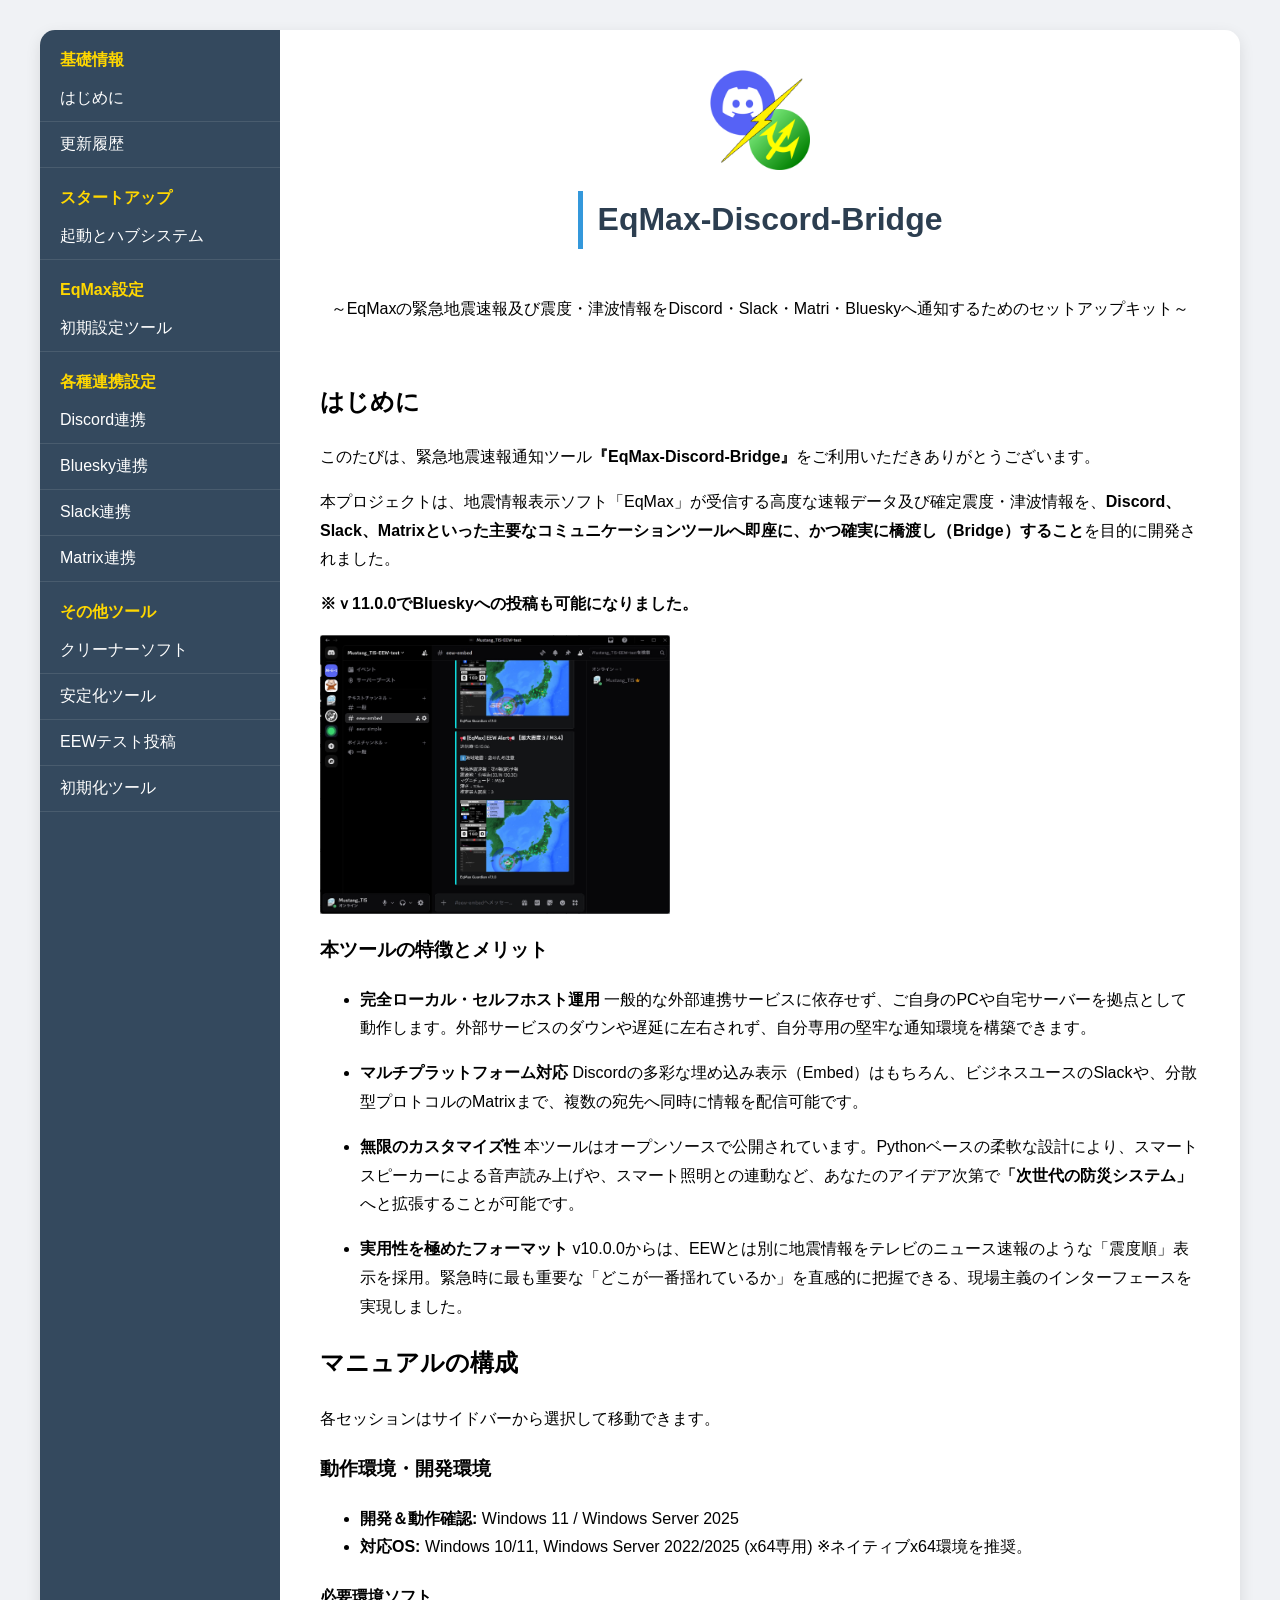
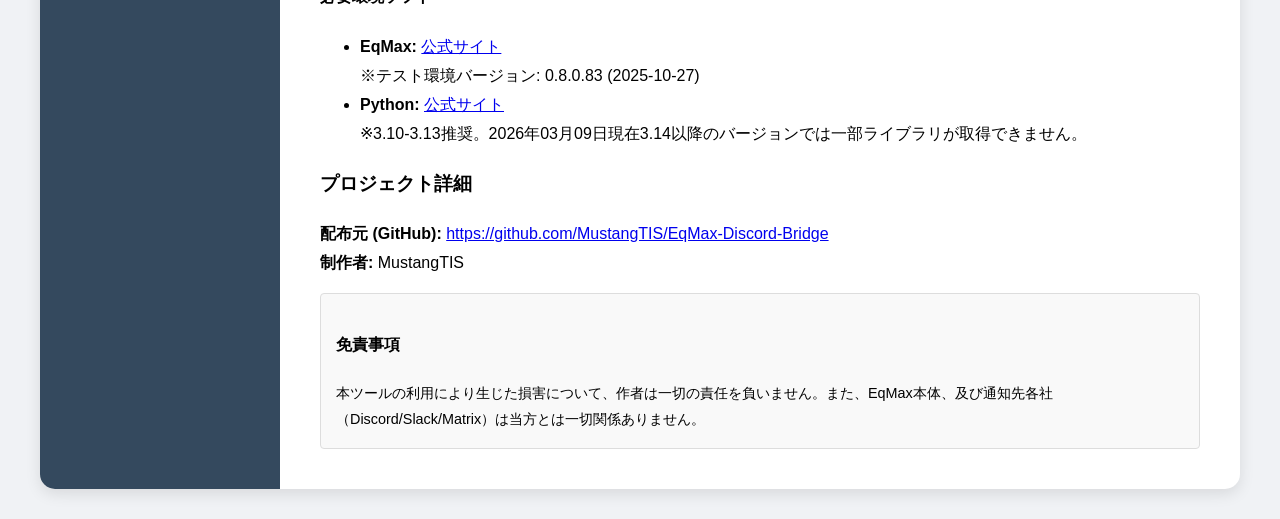
<file: Manual/Index.html>
<!DOCTYPE html PUBLIC "-//W3C//DTD XHTML 1.0 Transitional//EN" "http://www.w3.org/TR/xhtml1/DTD/xhtml1-transitional.dtd">
<html xmlns="http://www.w3.org/1999/xhtml"><!-- InstanceBegin template="/Templates/main-Template-DWT.dwt" codeOutsideHTMLIsLocked="false" -->
<head>
<meta http-equiv="Content-Type" content="text/html; charset=utf-8" />
<!-- InstanceBeginEditable name="doctitle" -->
<title>基礎情報：はじめに</title>
<!-- InstanceEndEditable -->
<link href="style.css" rel="stylesheet" type="text/css" />
<!-- InstanceBeginEditable name="head" -->
<!-- InstanceEndEditable -->
</head>

<body>
<div class="container">
  <div class="sidebar1">
    <div class="sidebar-title">基礎情報</div>
    <ul class="nav">
      <li><a href="Index.html">はじめに</a></li>
      <li><a href="ChangeLog.html">更新履歴</a></li>
    </ul>
    <div class="sidebar-title">スタートアップ</div>
    <ul class="nav">
      <li><a href="HUBSystem.html">起動とハブシステム</a></li>
    </ul>
    <div class="sidebar-title">EqMax設定</div>
    <ul class="nav">
      <li><a href="Initialize.html">初期設定ツール</a></li>
    </ul>
    <div class="sidebar-title">各種連携設定</div>
    <ul class="nav">
      <li><a href="Link-Discord.html">Discord連携</a></li>
      <li><a href="Link-Bluesky.html">Bluesky連携</a><a href="Link-Slack.html">Slack連携</a></li>
      <li><a href="Link-Matrix.html">Matrix連携</a></li>
    </ul>
    <div class="sidebar-title">その他ツール</div>
    <ul class="nav">
      <li><a href="Cleaner.html">クリーナーソフト</a></li>
      <li><a href="Watchdog.html">安定化ツール</a></li>
      <li><a href="EEWTest.html">EEWテスト投稿</a><a href="Reset.html">初期化ツール</a></li>
    </ul>
  </div>
  <div class="content"><!-- InstanceBeginEditable name="main_content" --> <!-- TemplateBeginEditable name="head" --><!-- TemplateEndEditable -->
    <div class="text-center"> <img src="image/eq-dis.png" alt="EqMax-Discord-Bridgeアイコン" width="100"   />
      <h1>EqMax-Discord-Bridge</h1>
      <p>～EqMaxの緊急地震速報及び震度・津波情報をDiscord・Slack・Matri・Blueskyへ通知するためのセットアップキット～</p>
    </div>
    <h2>はじめに</h2>
    <p>このたびは、緊急地震速報通知ツール<strong>『EqMax-Discord-Bridge』</strong>をご利用いただきありがとうございます。</p>
    <p>本プロジェクトは、地震情報表示ソフト「EqMax」が受信する高度な速報データ及び確定震度・津波情報を、<strong>Discord、Slack、Matrixといった主要なコミュニケーションツールへ即座に、かつ確実に橋渡し（Bridge）すること</strong>を目的に開発されました。</p>
    <p><strong>※ｖ11.0.0でBlueskyへの投稿も可能になりました。</strong></p>
    <p><span style="flex: 1; min-width: 300px;"><img src="image/disembed.jpg" width="350" alt="DiscordEmbed" style="max-width: 400px;" /></span></p>
<h3 data-path-to-node="6">本ツールの特徴とメリット</h3>
    <ul data-path-to-node="7">
      <li>
        <p data-path-to-node="7,0,0"><strong data-path-to-node="7,0,0" data-index-in-node="0">完全ローカル・セルフホスト運用</strong> 一般的な外部連携サービスに依存せず、ご自身のPCや自宅サーバーを拠点として動作します。外部サービスのダウンや遅延に左右されず、自分専用の堅牢な通知環境を構築できます。</p>
      </li>
      <li>
        <p data-path-to-node="7,1,0"><strong data-path-to-node="7,1,0" data-index-in-node="0">マルチプラットフォーム対応</strong> Discordの多彩な埋め込み表示（Embed）はもちろん、ビジネスユースのSlackや、分散型プロトコルのMatrixまで、複数の宛先へ同時に情報を配信可能です。</p>
      </li>
      <li>
        <p data-path-to-node="7,2,0"><strong data-path-to-node="7,2,0" data-index-in-node="0">無限のカスタマイズ性</strong> 本ツールはオープンソースで公開されています。Pythonベースの柔軟な設計により、スマートスピーカーによる音声読み上げや、スマート照明との連動など、あなたのアイデア次第で<strong>「次世代の防災システム」</strong>へと拡張することが可能です。</p>
      </li>
      <li>
        <p data-path-to-node="7,3,0"><strong data-path-to-node="7,3,0" data-index-in-node="0">実用性を極めたフォーマット</strong> v10.0.0からは、EEWとは別に地震情報をテレビのニュース速報のような「震度順」表示を採用。緊急時に最も重要な「どこが一番揺れているか」を直感的に把握できる、現場主義のインターフェースを実現しました。</p>
      </li>
    </ul>
    <h2>マニュアルの構成</h2>
    <p>各セッションはサイドバーから選択して移動できます。</p>
    <h3>動作環境・開発環境</h3>
    <ul>
      <li><strong>開発＆動作確認:</strong> Windows 11 / Windows Server 2025</li>
      <li><strong>対応OS:</strong> Windows 10/11, Windows Server 2022/2025 (x64専用) ※ネイティブx64環境を推奨。</li>
    </ul>
    <h4>必要環境ソフト</h4>
    <ul>
      <li><strong>EqMax:</strong> <a href="https://www.melanion.info/eqmax/" target="_blank">公式サイト</a><br />
        ※テスト環境バージョン: 0.8.0.83 (2025-10-27)</li>
      <li><strong>Python:</strong> <a href="https://www.python.org/downloads/windows/" target="_blank">公式サイト</a><br />
        ※3.10-3.13推奨。2026年03月09日現在3.14以降のバージョンでは一部ライブラリが取得できません。</li>
    </ul>
    <h3>プロジェクト詳細</h3>
    <p><strong>配布元 (GitHub):</strong> <a href="https://github.com/MustangTIS/EqMax-Discord-Bridge" target="_blank">https://github.com/MustangTIS/EqMax-Discord-Bridge</a><br />
      <strong>制作者:</strong> MustangTIS</p>
    <div style="background:#f9f9f9; padding:15px; border-radius:4px; border:1px solid #ddd;">
      <h4>免責事項</h4>
      <p style="font-size:0.9em; margin:0;">本ツールの利用により生じた損害について、作者は一切の責任を負いません。また、EqMax本体、及び通知先各社（Discord/Slack/Matrix）は当方とは一切関係ありません。</p>
    </div>
    <!-- InstanceEndEditable --><!-- end .content --></div>
  <!-- end .container --></div>
</body>
<!-- InstanceEnd --></html>
</file>
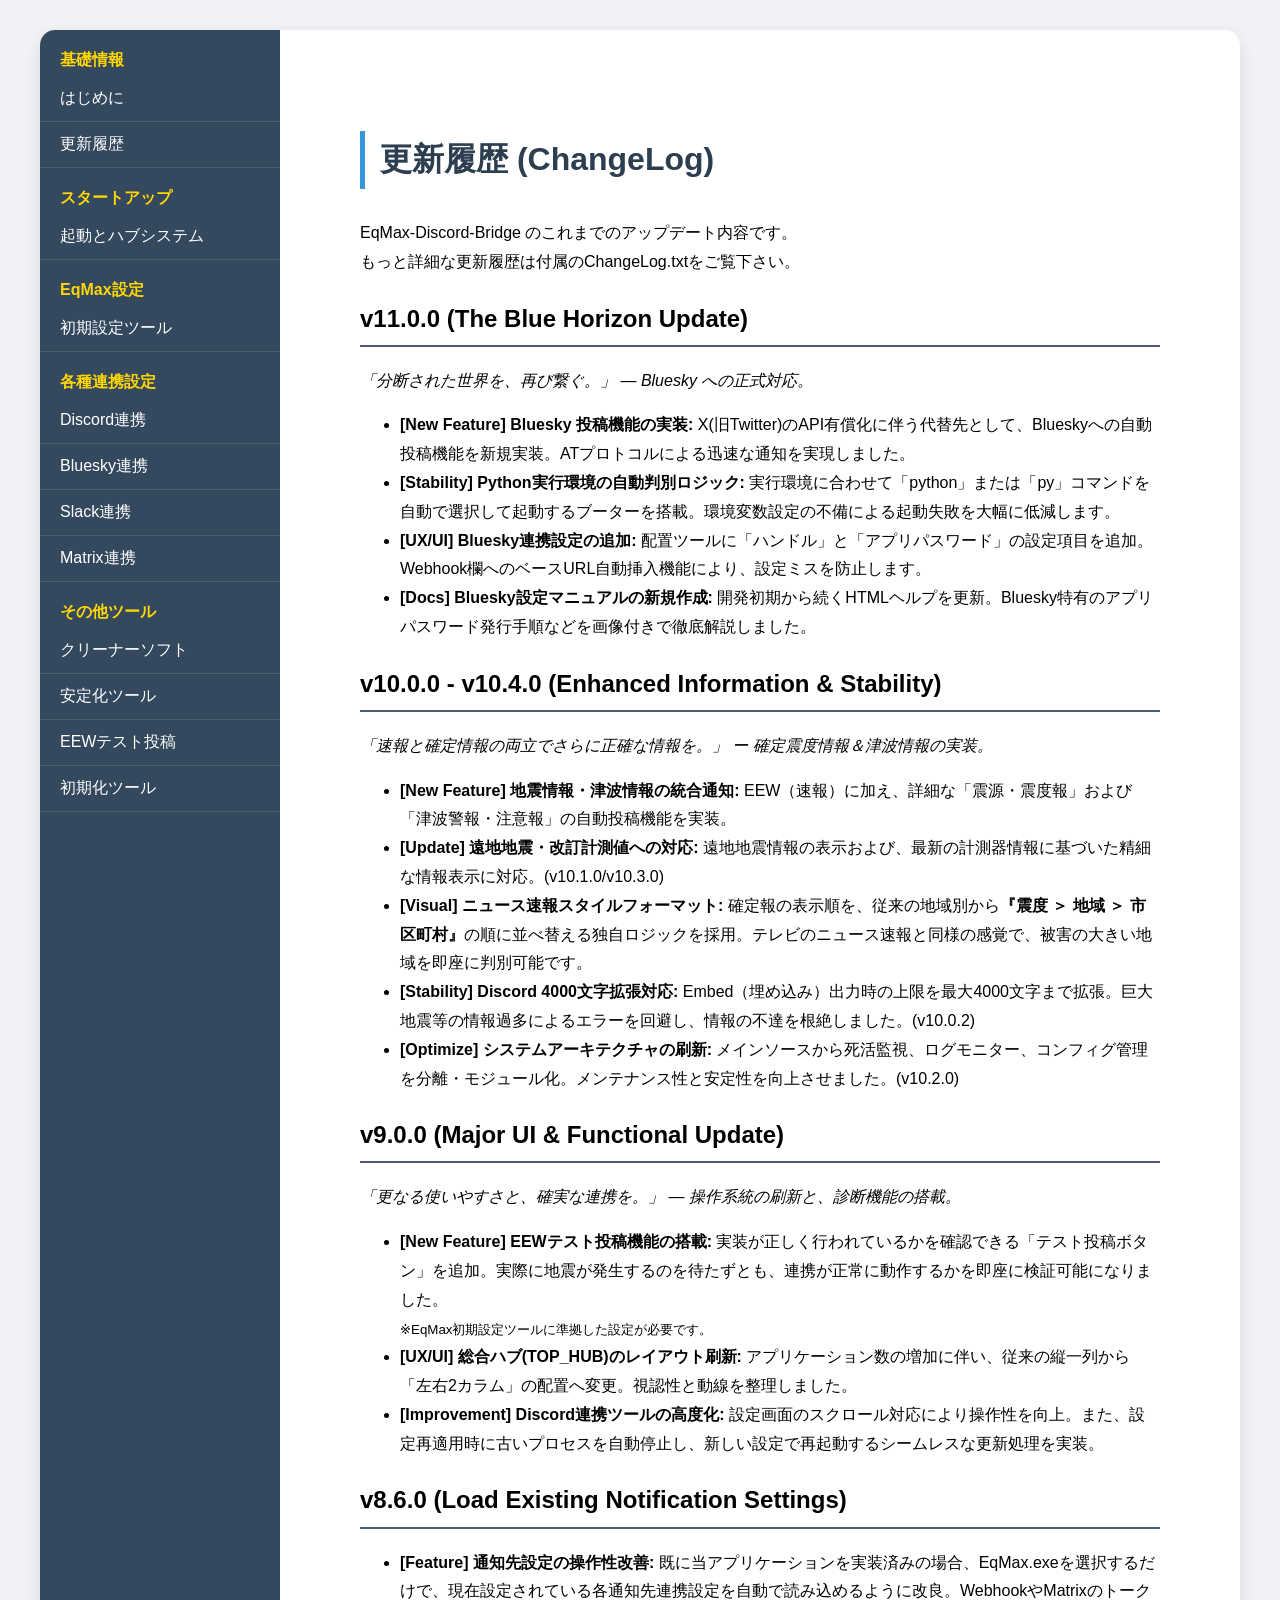
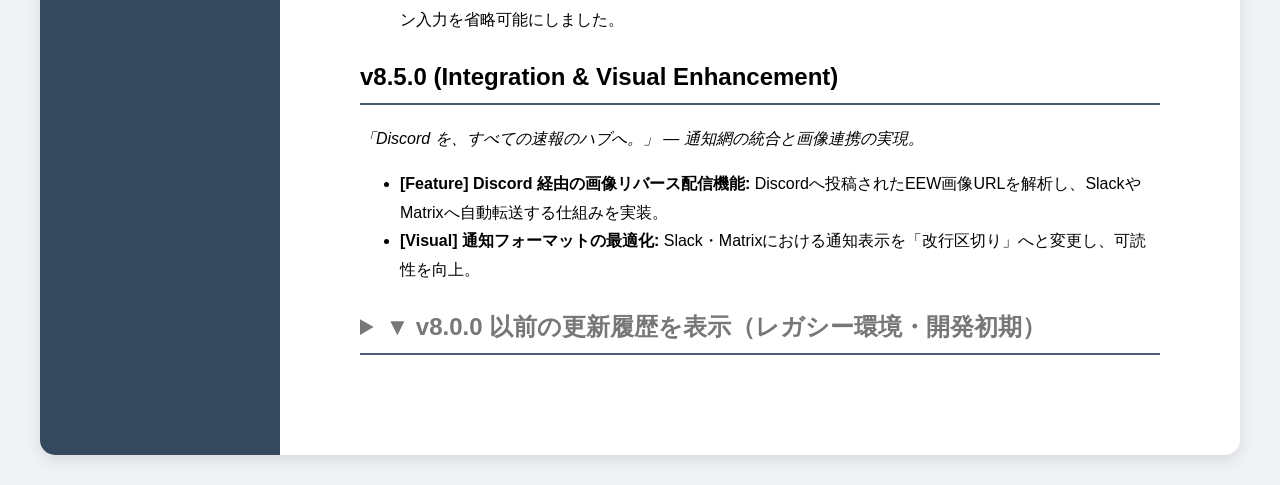
<file: Manual/ChangeLog.html>
<!DOCTYPE html PUBLIC "-//W3C//DTD XHTML 1.0 Transitional//EN" "http://www.w3.org/TR/xhtml1/DTD/xhtml1-transitional.dtd">
<html xmlns="http://www.w3.org/1999/xhtml"><!-- InstanceBegin template="/Templates/main-Template-DWT.dwt" codeOutsideHTMLIsLocked="false" -->
<head>
<meta http-equiv="Content-Type" content="text/html; charset=utf-8" />
<!-- InstanceBeginEditable name="doctitle" -->
<title>基礎情報：更新履歴</title>
<!-- InstanceEndEditable -->
<link href="style.css" rel="stylesheet" type="text/css" />
<!-- InstanceBeginEditable name="head" -->
<!-- InstanceEndEditable -->
</head>

<body>
<div class="container">
  <div class="sidebar1">
    <div class="sidebar-title">基礎情報</div>
    <ul class="nav">
      <li><a href="Index.html">はじめに</a></li>
      <li><a href="ChangeLog.html">更新履歴</a></li>
    </ul>
    <div class="sidebar-title">スタートアップ</div>
    <ul class="nav">
      <li><a href="HUBSystem.html">起動とハブシステム</a></li>
    </ul>
    <div class="sidebar-title">EqMax設定</div>
    <ul class="nav">
      <li><a href="Initialize.html">初期設定ツール</a></li>
    </ul>
    <div class="sidebar-title">各種連携設定</div>
    <ul class="nav">
      <li><a href="Link-Discord.html">Discord連携</a></li>
      <li><a href="Link-Bluesky.html">Bluesky連携</a><a href="Link-Slack.html">Slack連携</a></li>
      <li><a href="Link-Matrix.html">Matrix連携</a></li>
    </ul>
    <div class="sidebar-title">その他ツール</div>
    <ul class="nav">
      <li><a href="Cleaner.html">クリーナーソフト</a></li>
      <li><a href="Watchdog.html">安定化ツール</a></li>
      <li><a href="EEWTest.html">EEWテスト投稿</a><a href="Reset.html">初期化ツール</a></li>
    </ul>
  </div>
  <div class="content"><!-- InstanceBeginEditable name="main_content" -->
    <div class="content">
      <h1>更新履歴 (ChangeLog)</h1>
      <p>EqMax-Discord-Bridge のこれまでのアップデート内容です。<br />
      もっと詳細な更新履歴は付属のChangeLog.txtをご覧下さい。</p>

      <h2 style="border-bottom: 2px solid #4a5d75; padding-bottom: 5px;">v11.0.0 (The Blue Horizon Update)</h2>
      <p><em>「分断された世界を、再び繋ぐ。」 — Bluesky への正式対応。</em></p>
      <ul>
        <li><strong>[New Feature] Bluesky 投稿機能の実装:</strong> X(旧Twitter)のAPI有償化に伴う代替先として、Blueskyへの自動投稿機能を新規実装。ATプロトコルによる迅速な通知を実現しました。</li>
        <li><strong>[Stability] Python実行環境の自動判別ロジック:</strong> 実行環境に合わせて「python」または「py」コマンドを自動で選択して起動するブーターを搭載。環境変数設定の不備による起動失敗を大幅に低減します。</li>
        <li><strong>[UX/UI] Bluesky連携設定の追加:</strong> 配置ツールに「ハンドル」と「アプリパスワード」の設定項目を追加。Webhook欄へのベースURL自動挿入機能により、設定ミスを防止します。</li>
        <li><strong>[Docs] Bluesky設定マニュアルの新規作成:</strong> 開発初期から続くHTMLヘルプを更新。Bluesky特有のアプリパスワード発行手順などを画像付きで徹底解説しました。</li>
      </ul>

      <h2 style="border-bottom: 2px solid #4a5d75; padding-bottom: 5px;">v10.0.0 - v10.4.0 (Enhanced Information & Stability)</h2>
      <p><em>「速報と確定情報の両立でさらに正確な情報を。」 ー 確定震度情報＆津波情報の実装。</em></p>
      <ul>
        <li><strong>[New Feature] 地震情報・津波情報の統合通知:</strong> EEW（速報）に加え、詳細な「震源・震度報」および「津波警報・注意報」の自動投稿機能を実装。</li>
        <li><strong>[Update] 遠地地震・改訂計測値への対応:</strong> 遠地地震情報の表示および、最新の計測器情報に基づいた精細な情報表示に対応。(v10.1.0/v10.3.0)</li>
        <li><strong>[Visual] ニュース速報スタイルフォーマット:</strong> 確定報の表示順を、従来の地域別から<strong>『震度 ＞ 地域 ＞ 市区町村』</strong>の順に並べ替える独自ロジックを採用。テレビのニュース速報と同様の感覚で、被害の大きい地域を即座に判別可能です。</li>
        <li><strong>[Stability] Discord 4000文字拡張対応:</strong> Embed（埋め込み）出力時の上限を最大4000文字まで拡張。巨大地震等の情報過多によるエラーを回避し、情報の不達を根絶しました。(v10.0.2)</li>
        <li><strong>[Optimize] システムアーキテクチャの刷新:</strong> メインソースから死活監視、ログモニター、コンフィグ管理を分離・モジュール化。メンテナンス性と安定性を向上させました。(v10.2.0)</li>
      </ul>

      <h2 style="border-bottom: 2px solid #4a5d75; padding-bottom: 5px;">v9.0.0 (Major UI & Functional Update)</h2>
      <p><em>「更なる使いやすさと、確実な連携を。」 — 操作系統の刷新と、診断機能の搭載。</em></p>
      <ul>
        <li><strong>[New Feature] EEWテスト投稿機能の搭載:</strong> 実装が正しく行われているかを確認できる「テスト投稿ボタン」を追加。実際に地震が発生するのを待たずとも、連携が正常に動作するかを即座に検証可能になりました。<br />
          <small>※EqMax初期設定ツールに準拠した設定が必要です。</small></li>
        <li><strong>[UX/UI] 総合ハブ(TOP_HUB)のレイアウト刷新:</strong> アプリケーション数の増加に伴い、従来の縦一列から「左右2カラム」の配置へ変更。視認性と動線を整理しました。</li>
        <li><strong>[Improvement] Discord連携ツールの高度化:</strong> 設定画面のスクロール対応により操作性を向上。また、設定再適用時に古いプロセスを自動停止し、新しい設定で再起動するシームレスな更新処理を実装。</li>
      </ul>

      <h2 style="border-bottom: 2px solid #4a5d75; padding-bottom: 5px;">v8.6.0 (Load Existing Notification Settings)</h2>
      <ul>
        <li><strong>[Feature] 通知先設定の操作性改善:</strong> 既に当アプリケーションを実装済みの場合、EqMax.exeを選択するだけで、現在設定されている各通知先連携設定を自動で読み込めるように改良。WebhookやMatrixのトークン入力を省略可能にしました。</li>
      </ul>

      <h2 style="border-bottom: 2px solid #4a5d75; padding-bottom: 5px;">v8.5.0 (Integration & Visual Enhancement)</h2>
      <p><em>「Discord を、すべての速報のハブへ。」 — 通知網の統合と画像連携の実現。</em></p>
      <ul>
        <li><strong>[Feature] Discord 経由の画像リバース配信機能:</strong> Discordへ投稿されたEEW画像URLを解析し、SlackやMatrixへ自動転送する仕組みを実装。</li>
        <li><strong>[Visual] 通知フォーマットの最適化:</strong> Slack・Matrixにおける通知表示を「改行区切り」へと変更し、可読性を向上。</li>
      </ul>

      <h2 style="border-bottom: 2px solid #4a5d75; padding-bottom: 5px;">
        <details style="margin-top: 20px; color: #777;">
          <summary style="cursor: pointer;">▼ v8.0.0 以前の更新履歴を表示（レガシー環境・開発初期）</summary>
          <div style="padding: 10px; border-left: 2px solid #ccc; margin-left: 10px;">
            <p><strong>v8.0.0:</strong> HTMLマニュアルシステムの完全実装。全機能の徹底ガイドをアプリ内に搭載。</p>
            <p><strong>v7.0.0 - v7.1.x:</strong> マルチプラットフォーム通知（Discord, Slack, Matrix）の同時配信ロジックを確立。</p>
            <p><strong>v6.0.0:</strong> Twitter(X)APIのデッドロック回避処理を実装。ワンクリック・パッチによる初期設定の自動化。</p>
            <p><strong>v1.0 - v5.6:</strong> 24時間監視Watchdog機能、メモリリーク対策、初期設定GUIのプロトタイプ作成など、本システムの基盤を構築。</p>
          </div>
        </details>
      </h2>
    </div>
    <!-- InstanceEndEditable --><!-- end .content --></div>
  <!-- end .container --></div>
</body>
<!-- InstanceEnd --></html>
</file>
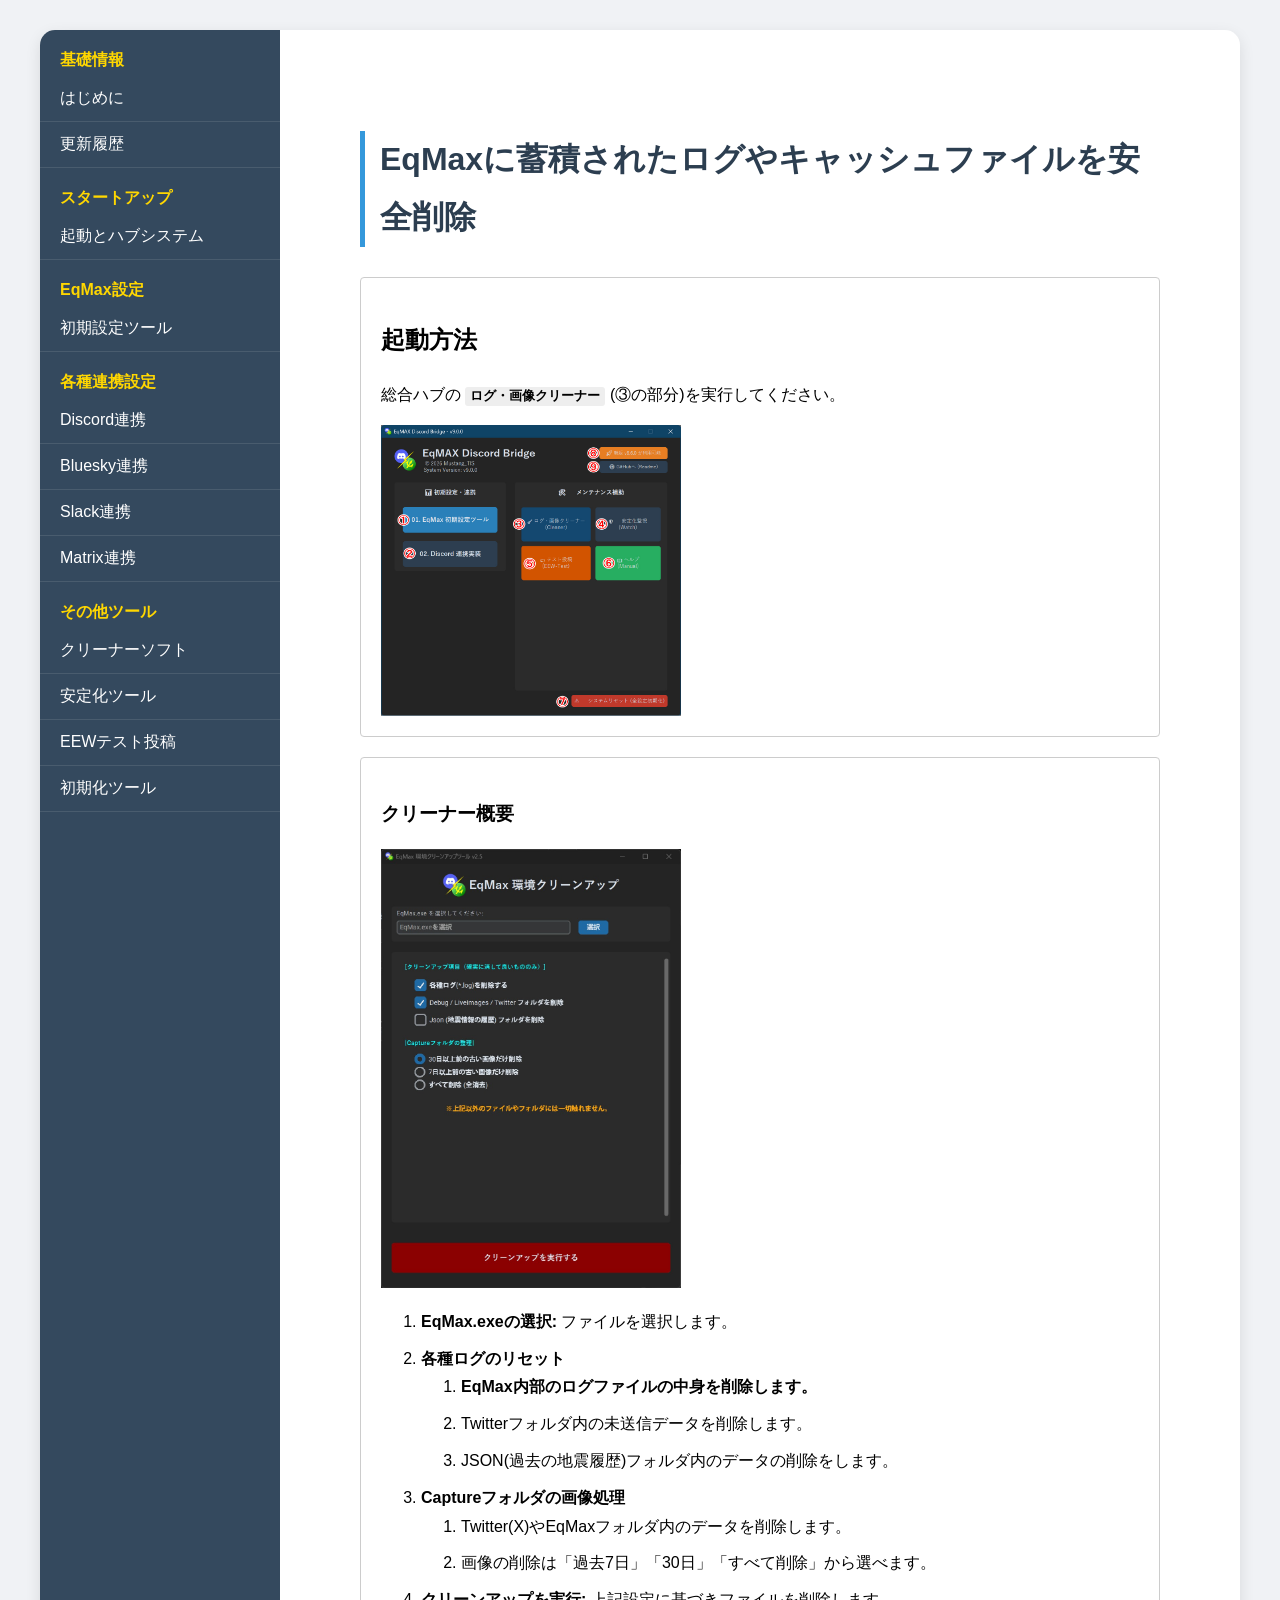
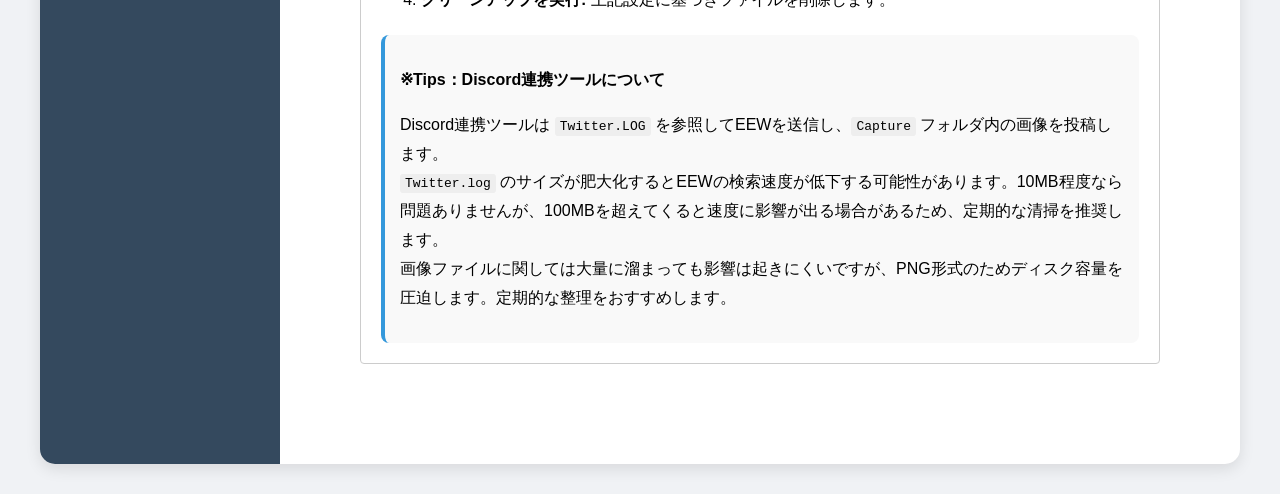
<file: Manual/Cleaner.html>
<!DOCTYPE html PUBLIC "-//W3C//DTD XHTML 1.0 Transitional//EN" "http://www.w3.org/TR/xhtml1/DTD/xhtml1-transitional.dtd">
<html xmlns="http://www.w3.org/1999/xhtml"><!-- InstanceBegin template="/Templates/main-Template-DWT.dwt" codeOutsideHTMLIsLocked="false" -->
<head>
<meta http-equiv="Content-Type" content="text/html; charset=utf-8" />
<!-- InstanceBeginEditable name="doctitle" -->
<title>その他ツール：クリーナーソフト</title>
<!-- InstanceEndEditable -->
<link href="style.css" rel="stylesheet" type="text/css" />
<!-- InstanceBeginEditable name="head" -->
<!-- InstanceEndEditable -->
</head>

<body>
<div class="container">
  <div class="sidebar1">
    <div class="sidebar-title">基礎情報</div>
    <ul class="nav">
      <li><a href="Index.html">はじめに</a></li>
      <li><a href="ChangeLog.html">更新履歴</a></li>
    </ul>
    <div class="sidebar-title">スタートアップ</div>
    <ul class="nav">
      <li><a href="HUBSystem.html">起動とハブシステム</a></li>
    </ul>
    <div class="sidebar-title">EqMax設定</div>
    <ul class="nav">
      <li><a href="Initialize.html">初期設定ツール</a></li>
    </ul>
    <div class="sidebar-title">各種連携設定</div>
    <ul class="nav">
      <li><a href="Link-Discord.html">Discord連携</a></li>
      <li><a href="Link-Bluesky.html">Bluesky連携</a><a href="Link-Slack.html">Slack連携</a></li>
      <li><a href="Link-Matrix.html">Matrix連携</a></li>
    </ul>
    <div class="sidebar-title">その他ツール</div>
    <ul class="nav">
      <li><a href="Cleaner.html">クリーナーソフト</a></li>
      <li><a href="Watchdog.html">安定化ツール</a></li>
      <li><a href="EEWTest.html">EEWテスト投稿</a><a href="Reset.html">初期化ツール</a></li>
    </ul>
  </div>
  <div class="content"><!-- InstanceBeginEditable name="main_content" -->
    <div class="content">
      <h1>EqMaxに蓄積されたログやキャッシュファイルを安全削除</h1>
      <div class="card">
        <h2>起動方法</h2>
        <p>総合ハブの <code><strong>ログ・画像クリーナー</strong></code> (③の部分)を実行してください。</p>
        <div style="text-align: center;"> <img src="image/HUBSystemMain.jpg" alt="総合ハブ起動状態" width="300" /> </div>
      </div>
      <div class="card">
        <h3>クリーナー概要</h3>
        <div style="text-align: center; margin-bottom: 20px;"> <img src="image/Cleaner.jpg" alt="EqCleaner" width="300" /> </div>
        <div class="description">
          <ol>
            <li><strong>EqMax.exeの選択:</strong> ファイルを選択します。</li>
            <li><strong>各種ログのリセット</strong>
              <ol>
                <li><strong>EqMax内部のログファイルの中身を削除します。</strong></li>
                <li>Twitterフォルダ内の未送信データを削除します。</li>
                <li>JSON(過去の地震履歴)フォルダ内のデータの削除をします。</li>
              </ol>
            </li>
            <li><strong>Captureフォルダの画像処理</strong>
              <ol>
                <li>Twitter(X)やEqMaxフォルダ内のデータを削除します。</li>
                <li>画像の削除は「過去7日」「30日」「すべて削除」から選べます。</li>
              </ol>
            </li>
            <li><strong>クリーンアップを実行:</strong> 上記設定に基づきファイルを削除します。</li>
          </ol>
        </div>
        <div style="background: #f9f9f9; padding: 15px; border-radius: 8px; border-left: 4px solid #3498db; margin-top: 20px;">
          <p><strong>※Tips：Discord連携ツールについて</strong></p>
          <p>Discord連携ツールは <code>Twitter.LOG</code> を参照してEEWを送信し、<code>Capture</code> フォルダ内の画像を投稿します。<br>
            <code>Twitter.log</code> のサイズが肥大化するとEEWの検索速度が低下する可能性があります。10MB程度なら問題ありませんが、100MBを超えてくると速度に影響が出る場合があるため、定期的な清掃を推奨します。<br>
            画像ファイルに関しては大量に溜まっても影響は起きにくいですが、PNG形式のためディスク容量を圧迫します。定期的な整理をおすすめします。</p>
        </div>
      </div>
    </div>
    <!-- InstanceEndEditable --><!-- end .content --></div>
  <!-- end .container --></div>
</body>
<!-- InstanceEnd --></html>
</file>
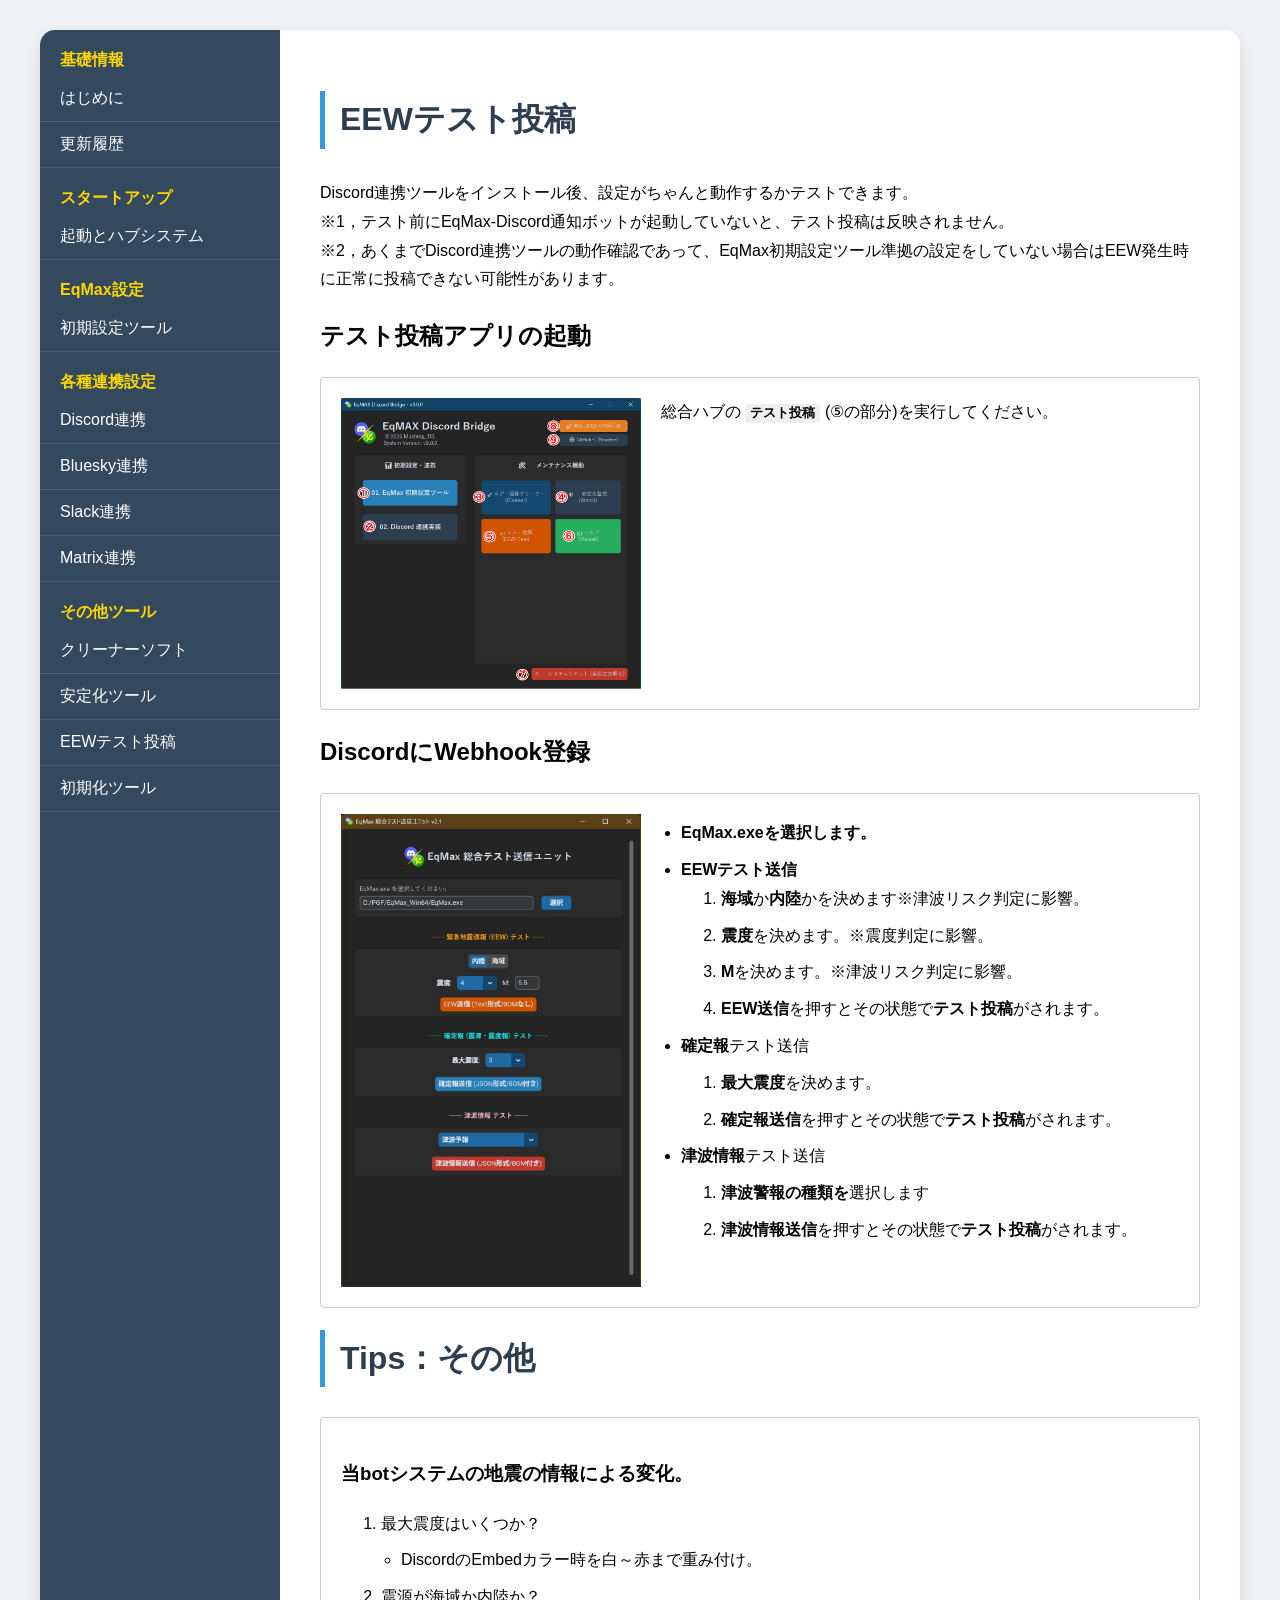
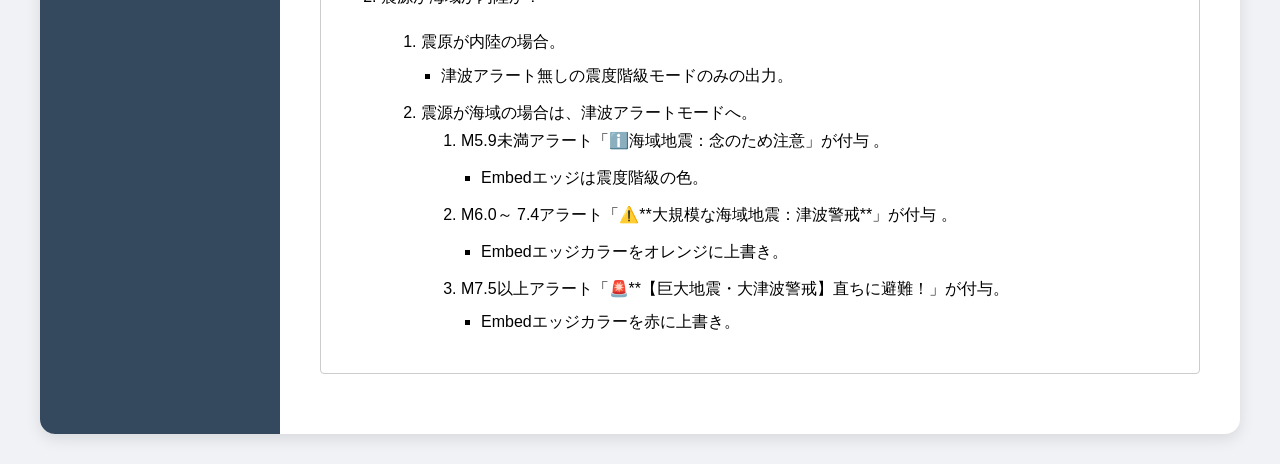
<file: Manual/EEWTest.html>
<!DOCTYPE html PUBLIC "-//W3C//DTD XHTML 1.0 Transitional//EN" "http://www.w3.org/TR/xhtml1/DTD/xhtml1-transitional.dtd">
<html xmlns="http://www.w3.org/1999/xhtml"><!-- InstanceBegin template="/Templates/main-Template-DWT.dwt" codeOutsideHTMLIsLocked="false" -->
<head>
<meta http-equiv="Content-Type" content="text/html; charset=utf-8" />
<!-- InstanceBeginEditable name="doctitle" -->
<title>各種連携：Discord連携</title>
<!-- InstanceEndEditable -->
<link href="style.css" rel="stylesheet" type="text/css" />
<!-- InstanceBeginEditable name="head" -->
<!-- InstanceEndEditable -->
</head>

<body>
<div class="container">
  <div class="sidebar1">
    <div class="sidebar-title">基礎情報</div>
    <ul class="nav">
      <li><a href="Index.html">はじめに</a></li>
      <li><a href="ChangeLog.html">更新履歴</a></li>
    </ul>
    <div class="sidebar-title">スタートアップ</div>
    <ul class="nav">
      <li><a href="HUBSystem.html">起動とハブシステム</a></li>
    </ul>
    <div class="sidebar-title">EqMax設定</div>
    <ul class="nav">
      <li><a href="Initialize.html">初期設定ツール</a></li>
    </ul>
    <div class="sidebar-title">各種連携設定</div>
    <ul class="nav">
      <li><a href="Link-Discord.html">Discord連携</a></li>
      <li><a href="Link-Bluesky.html">Bluesky連携</a><a href="Link-Slack.html">Slack連携</a></li>
      <li><a href="Link-Matrix.html">Matrix連携</a></li>
    </ul>
    <div class="sidebar-title">その他ツール</div>
    <ul class="nav">
      <li><a href="Cleaner.html">クリーナーソフト</a></li>
      <li><a href="Watchdog.html">安定化ツール</a></li>
      <li><a href="EEWTest.html">EEWテスト投稿</a><a href="Reset.html">初期化ツール</a></li>
    </ul>
  </div>
  <div class="content"><!-- InstanceBeginEditable name="main_content" -->
    <h1>EEWテスト投稿</h1>
    <p>Discord連携ツールをインストール後、設定がちゃんと動作するかテストできます。<br />
    ※1，テスト前にEqMax-Discord通知ボットが起動していないと、テスト投稿は反映されません。<br />
    ※2，あくまでDiscord連携ツールの動作確認であって、EqMax初期設定ツール準拠の設定をしていない場合はEEW発生時に正常に投稿できない可能性があります。</p>
    <h2>テスト投稿アプリの起動</h2>
    <div class="card">
        <div class="flex-container"><img src="image/HUBSystemMain.jpg"  alt="総合ハブ起動状態" width="300" />
          <div class="description">総合ハブの <code><strong>テスト投稿</strong></code> (⑤の部分)を実行してください。 </div>
        </div>
    </div>
    <h2>DiscordにWebhook登録</h2>
<div class="card">
        <div class="flex-container"> <img src="image/EEWTest.jpg"  alt="初期設定ツール" width="300" />
          <div class="description">
            <ul>
              <li><strong>EqMax.exeを選択します。</strong>              </li>
              <li><strong>EEWテスト送信</strong>
                <ol>
                  <li><strong>海域</strong>か<strong>内陸</strong>かを決めます※津波リスク判定に影響。</li>
                  <li><strong>震度</strong>を決めます。※震度判定に影響。</li>
                  <li><strong>M</strong>を決めます。※津波リスク判定に影響。</li>
                  <li><strong>EEW送信</strong>を押すとその状態で<strong>テスト投稿</strong>がされます。</li>
                </ol>
              </li>
              <li><strong>確定報</strong>テスト送信</li>
              <ol>
                <li><strong>最大震度</strong>を決めます。</li>
                <li><strong>確定報送信</strong>を押すとその状態で<strong>テスト投稿</strong>がされます。</li>
              </ol>
              <li><strong>津波情報</strong><strong></strong>テスト送信</li>
              <ol>
                <li><strong>津波警報の種類を</strong>選択します</li>
                <li><strong>津波情報送信</strong>を押すとその状態で<strong>テスト投稿</strong>がされます。</li>
              </ol>
            </ul>
          </div>
      </div>
    </div>
<h1>Tips：その他
</h1>
<div class="card">
  <h3>当botシステムの地震の情報による変化。</h3>
  <ol>
    <li>最大震度はいくつか？    </li>
    <ul>
      <li>DiscordのEmbedカラー時を白～赤まで重み付け。</li>
    </ul>
    <li>震源が海域か内陸か？ 
    </li>
  </ol>
  <ol>
    <ol>
      <li>震原が内陸の場合。
        <ul>
          <li>津波アラート無しの震度階級モードのみの出力。</li>
          </ul>
        </li>
      <li>震源が海域の場合は、津波アラートモードへ。
        <ol>
          <li>M5.9未満アラート「ℹ️海域地震：念のため注意」が付与 。         </li>
          <ul>
            <li>Embedエッジは震度階級の色。</li>
            </ul>
          <li>M6.0～ 7.4アラート「⚠️**大規模な海域地震：津波警戒**」が付与 。         </li>
          <ul>
            <li>Embedエッジカラーをオレンジに上書き。</li>
            </ul>
          <li>M7.5以上アラート「🚨**【巨大地震・大津波警戒】直ちに避難！」が付与。
            <ul>
              <li>Embedエッジカラーを赤に上書き。</li>
            </ul>
          </li>
          </ol>
      </li>
    </ol>
    </ol>
</div>
  <!-- InstanceEndEditable --><!-- end .content --></div>
  <!-- end .container --></div>
</body>
<!-- InstanceEnd --></html>
</file>
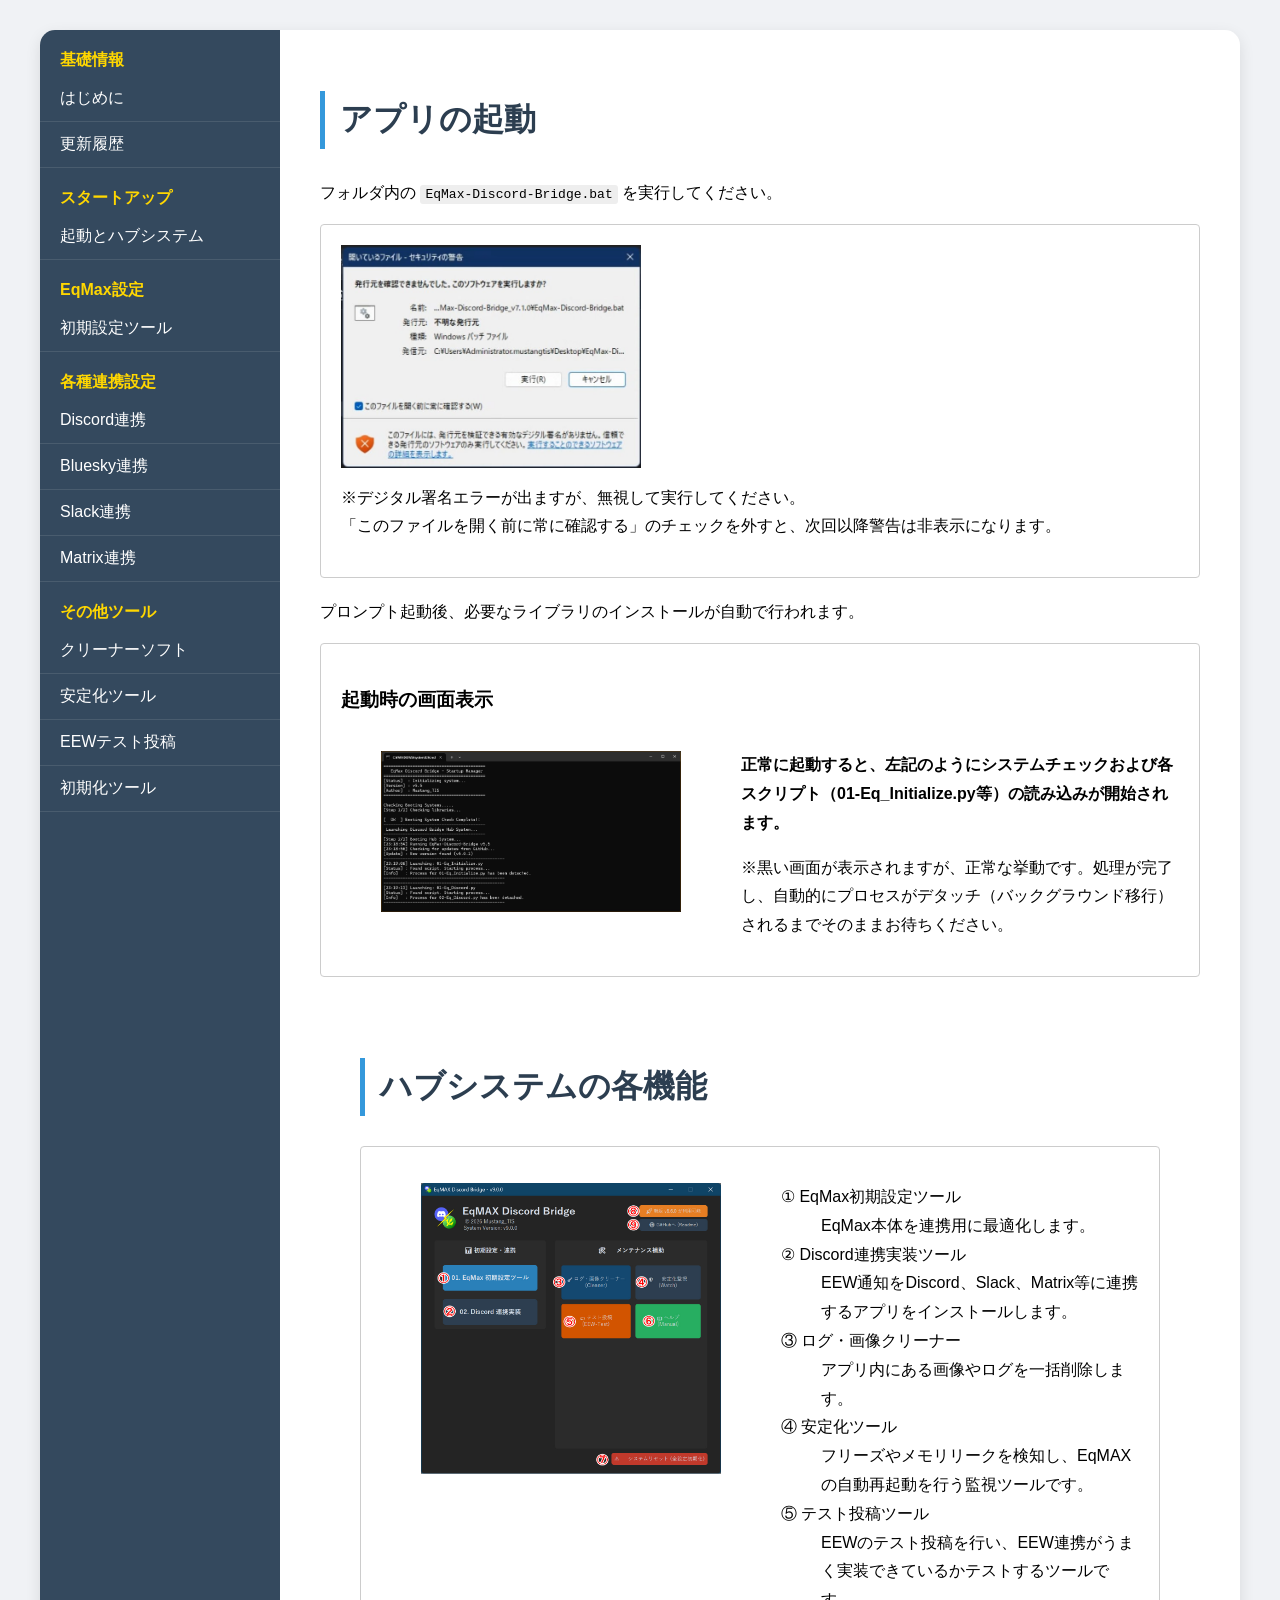
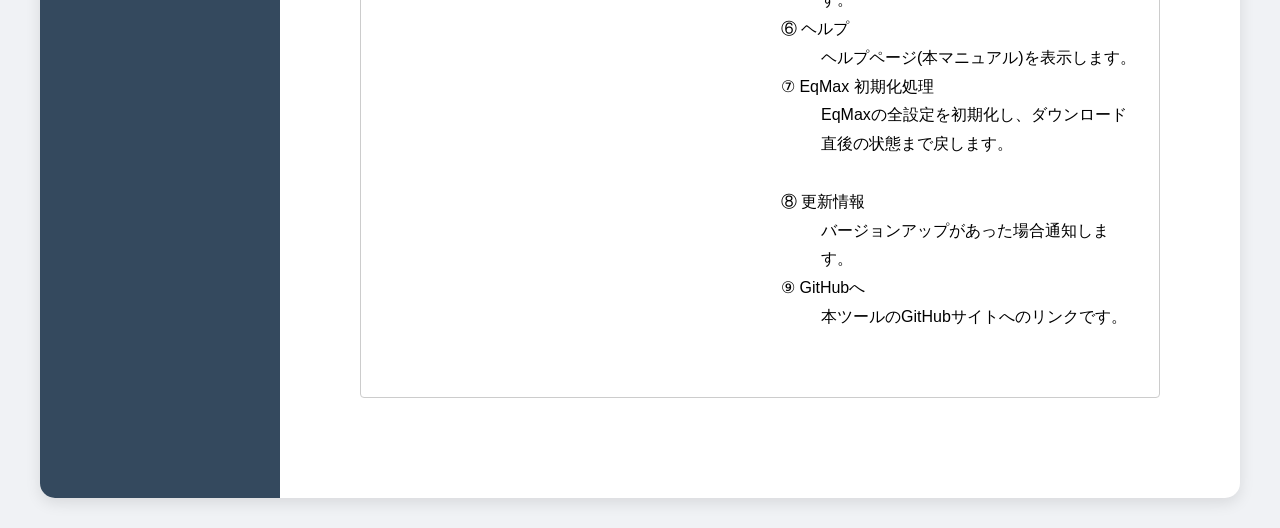
<file: Manual/HUBSystem.html>
<!DOCTYPE html PUBLIC "-//W3C//DTD XHTML 1.0 Transitional//EN" "http://www.w3.org/TR/xhtml1/DTD/xhtml1-transitional.dtd">
<html xmlns="http://www.w3.org/1999/xhtml"><!-- InstanceBegin template="/Templates/main-Template-DWT.dwt" codeOutsideHTMLIsLocked="false" -->
<head>
<meta http-equiv="Content-Type" content="text/html; charset=utf-8" />
<!-- InstanceBeginEditable name="doctitle" -->
<title>スタートアップ：起動とハブシステム</title>
<!-- InstanceEndEditable -->
<link href="style.css" rel="stylesheet" type="text/css" />
<!-- InstanceBeginEditable name="head" -->
<!-- InstanceEndEditable -->
</head>

<body>
<div class="container">
  <div class="sidebar1">
    <div class="sidebar-title">基礎情報</div>
    <ul class="nav">
      <li><a href="Index.html">はじめに</a></li>
      <li><a href="ChangeLog.html">更新履歴</a></li>
    </ul>
    <div class="sidebar-title">スタートアップ</div>
    <ul class="nav">
      <li><a href="HUBSystem.html">起動とハブシステム</a></li>
    </ul>
    <div class="sidebar-title">EqMax設定</div>
    <ul class="nav">
      <li><a href="Initialize.html">初期設定ツール</a></li>
    </ul>
    <div class="sidebar-title">各種連携設定</div>
    <ul class="nav">
      <li><a href="Link-Discord.html">Discord連携</a></li>
      <li><a href="Link-Bluesky.html">Bluesky連携</a><a href="Link-Slack.html">Slack連携</a></li>
      <li><a href="Link-Matrix.html">Matrix連携</a></li>
    </ul>
    <div class="sidebar-title">その他ツール</div>
    <ul class="nav">
      <li><a href="Cleaner.html">クリーナーソフト</a></li>
      <li><a href="Watchdog.html">安定化ツール</a></li>
      <li><a href="EEWTest.html">EEWテスト投稿</a><a href="Reset.html">初期化ツール</a></li>
    </ul>
  </div>
  <div class="content"><!-- InstanceBeginEditable name="main_content" -->
    <h1>アプリの起動</h1>
    <p>フォルダ内の <code>EqMax-Discord-Bridge.bat</code> を実行してください。</p>
    <div class="card"> <img src="image/bootcaution.jpg" alt="起動警告" width="300" />
      <p>※デジタル署名エラーが出ますが、無視して実行してください。<br />
        「このファイルを開く前に常に確認する」のチェックを外すと、次回以降警告は非表示になります。</p>
    </div>
    <p>プロンプト起動後、必要なライブラリのインストールが自動で行われます。 </p>
    <div class="card">
      <h3>起動時の画面表示</h3>
      <div class="flex-container">
        <figure> <img src="image/TOPHUB-Prompt.jpg"  alt="起動時のコマンドプロンプト画面" width="300" /> </figure>
        <div class="description">
          <p><strong>正常に起動すると、左記のようにシステムチェックおよび各スクリプト（01-Eq_Initialize.py等）の読み込みが開始されます。</strong></p>
          <p>※黒い画面が表示されますが、正常な挙動です。処理が完了し、自動的にプロセスがデタッチ（バックグラウンド移行）されるまでそのままお待ちください。</p>
        </div>
      </div>
    </div>
    <div class="content">
      <h1>ハブシステムの各機能</h1>
      <div class="card">
        <div class="flex-container">
          <figure> <img src="image/HUBSystemMain.jpg"  alt="総合ハブ起動状態" width="300" /> </figure>
          <div class="description">
            <dl class="feature-list">
              <dt>① EqMax初期設定ツール</dt>
              <dd>EqMax本体を連携用に最適化します。</dd>
              <dt>② Discord連携実装ツール</dt>
              <dd>EEW通知をDiscord、Slack、Matrix等に連携するアプリをインストールします。</dd>
              <dt>③ ログ・画像クリーナー</dt>
              <dd>アプリ内にある画像やログを一括削除します。</dd>
              <dt>④ 安定化ツール</dt>
              <dd>フリーズやメモリリークを検知し、EqMAXの自動再起動を行う監視ツールです。</dd>
              <dt>⑤ テスト投稿ツール</dt>
              <dd>EEWのテスト投稿を行い、EEW連携がうまく実装できているかテストするツールです。</dd>
              <dt>⑥ ヘルプ</dt>
              <dd>ヘルプページ(本マニュアル)を表示します。</dd>
              <dt>⑦ EqMax 初期化処理</dt>
              <dd>EqMaxの全設定を初期化し、ダウンロード直後の状態まで戻します。</dd>
              <dd>&nbsp;</dd>
              <dt>⑧ 更新情報</dt>
              <dd>バージョンアップがあった場合通知します。</dd>
              <dt>⑨ GitHubへ</dt>
              <dd>本ツールのGitHubサイトへのリンクです。</dd>
              <dt>&nbsp;</dt>
            </dl>
          </div>
        </div>
      </div>
    </div>
    <!-- InstanceEndEditable --><!-- end .content --></div>
  <!-- end .container --></div>
</body>
<!-- InstanceEnd --></html>
</file>
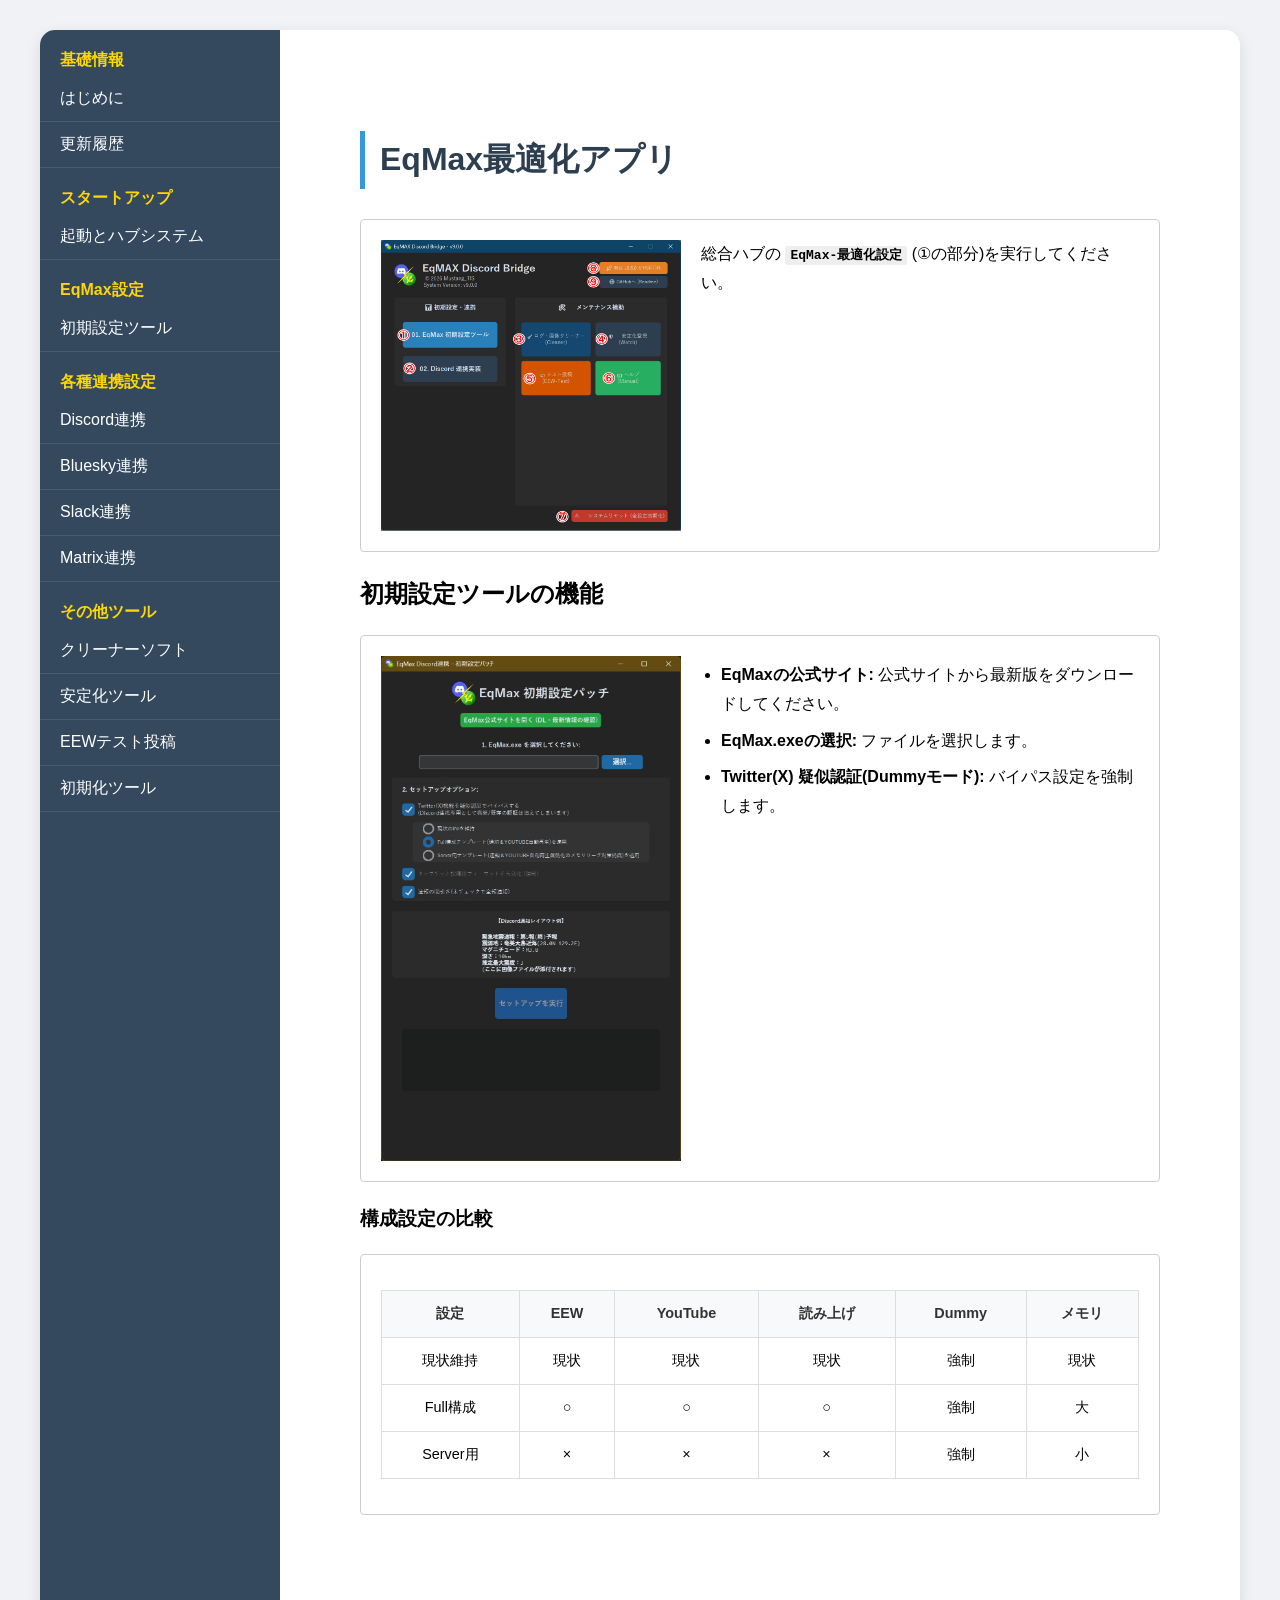
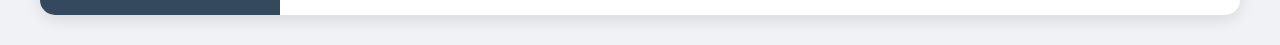
<file: Manual/Initialize.html>
<!DOCTYPE html PUBLIC "-//W3C//DTD XHTML 1.0 Transitional//EN" "http://www.w3.org/TR/xhtml1/DTD/xhtml1-transitional.dtd">
<html xmlns="http://www.w3.org/1999/xhtml"><!-- InstanceBegin template="/Templates/main-Template-DWT.dwt" codeOutsideHTMLIsLocked="false" -->
<head>
<meta http-equiv="Content-Type" content="text/html; charset=utf-8" />
<!-- InstanceBeginEditable name="doctitle" -->
<title>EqMax設定：初期設定ツール</title>
<!-- InstanceEndEditable -->
<link href="style.css" rel="stylesheet" type="text/css" />
<!-- InstanceBeginEditable name="head" -->
<!-- InstanceEndEditable -->
</head>

<body>
<div class="container">
  <div class="sidebar1">
    <div class="sidebar-title">基礎情報</div>
    <ul class="nav">
      <li><a href="Index.html">はじめに</a></li>
      <li><a href="ChangeLog.html">更新履歴</a></li>
    </ul>
    <div class="sidebar-title">スタートアップ</div>
    <ul class="nav">
      <li><a href="HUBSystem.html">起動とハブシステム</a></li>
    </ul>
    <div class="sidebar-title">EqMax設定</div>
    <ul class="nav">
      <li><a href="Initialize.html">初期設定ツール</a></li>
    </ul>
    <div class="sidebar-title">各種連携設定</div>
    <ul class="nav">
      <li><a href="Link-Discord.html">Discord連携</a></li>
      <li><a href="Link-Bluesky.html">Bluesky連携</a><a href="Link-Slack.html">Slack連携</a></li>
      <li><a href="Link-Matrix.html">Matrix連携</a></li>
    </ul>
    <div class="sidebar-title">その他ツール</div>
    <ul class="nav">
      <li><a href="Cleaner.html">クリーナーソフト</a></li>
      <li><a href="Watchdog.html">安定化ツール</a></li>
      <li><a href="EEWTest.html">EEWテスト投稿</a><a href="Reset.html">初期化ツール</a></li>
    </ul>
  </div>
  <div class="content"><!-- InstanceBeginEditable name="main_content" -->
    <div class="content">
      <h1>EqMax最適化アプリ</h1>
      <div class="card">
        <div class="flex-container"><img src="image/HUBSystemMain.jpg"  alt="総合ハブ起動状態" width="300" />
          <div class="description">総合ハブの <code><strong>EqMax-最適化設定</strong></code> (①の部分)を実行してください。 </div>
        </div>
      </div>
      <h2>初期設定ツールの機能</h2>
      <div class="card">
        <div class="flex-container"> <img src="image/Initialize.jpg"  alt="初期設定ツール" width="300" />
          <div class="description">
            <ul>
              <li><strong>EqMaxの公式サイト:</strong> 公式サイトから最新版をダウンロードしてください。</li>
              <li><strong>EqMax.exeの選択:</strong> ファイルを選択します。</li>
              <li><strong>Twitter(X) 疑似認証(Dummyモード):</strong> バイパス設定を強制します。</li>
            </ul>
          </div>
        </div>
      </div>
      <h3>構成設定の比較</h3>
      <div class="card">
        <table>
          <tr>
            <th>設定</th>
            <th>EEW</th>
            <th>YouTube</th>
            <th>読み上げ</th>
            <th>Dummy</th>
            <th>メモリ</th>
          </tr>
          <tr>
            <td>現状維持</td>
            <td>現状</td>
            <td>現状</td>
            <td>現状</td>
            <td>強制</td>
            <td>現状</td>
          </tr>
          <tr>
            <td>Full構成</td>
            <td>○</td>
            <td>○</td>
            <td>○</td>
            <td>強制</td>
            <td>大</td>
          </tr>
          <tr>
            <td>Server用</td>
            <td>×</td>
            <td>×</td>
            <td>×</td>
            <td>強制</td>
            <td>小</td>
          </tr>
        </table>
      </div>
    </div>
    <!-- InstanceEndEditable --><!-- end .content --></div>
  <!-- end .container --></div>
</body>
<!-- InstanceEnd --></html>
</file>
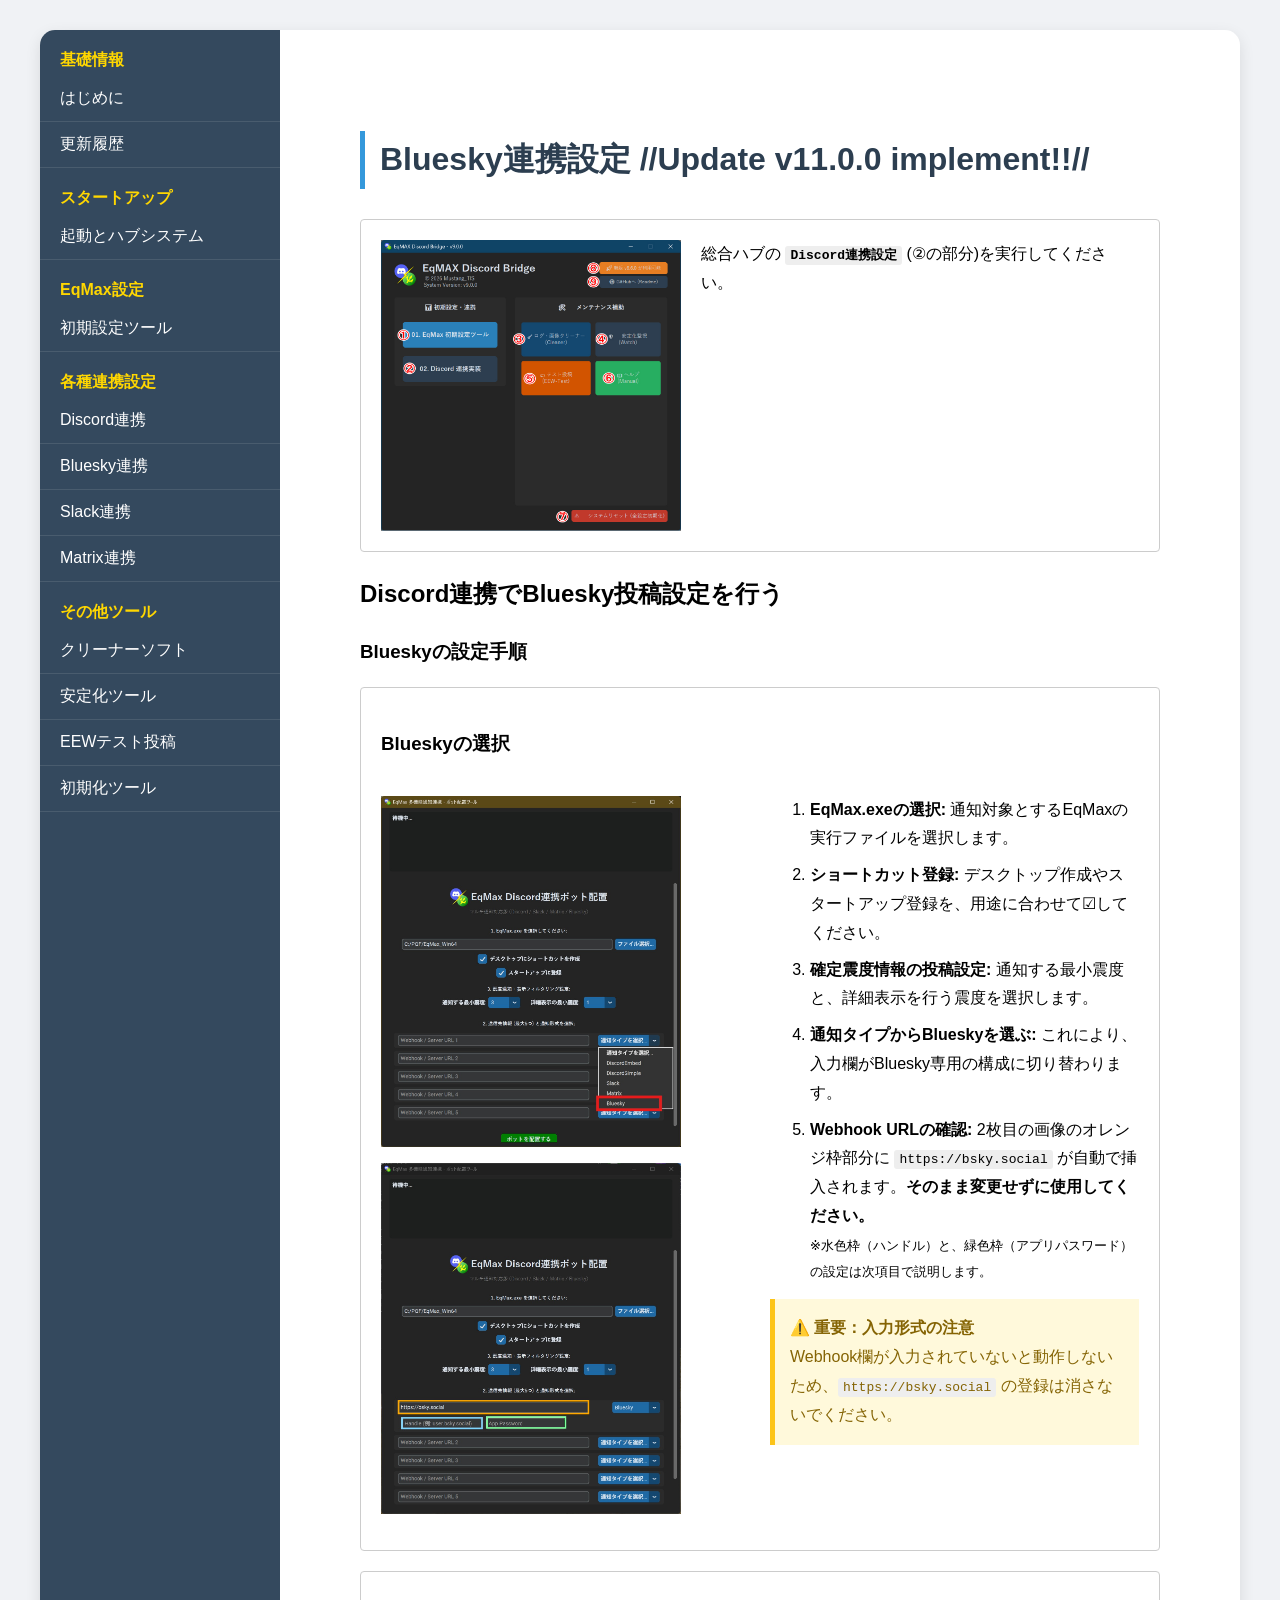
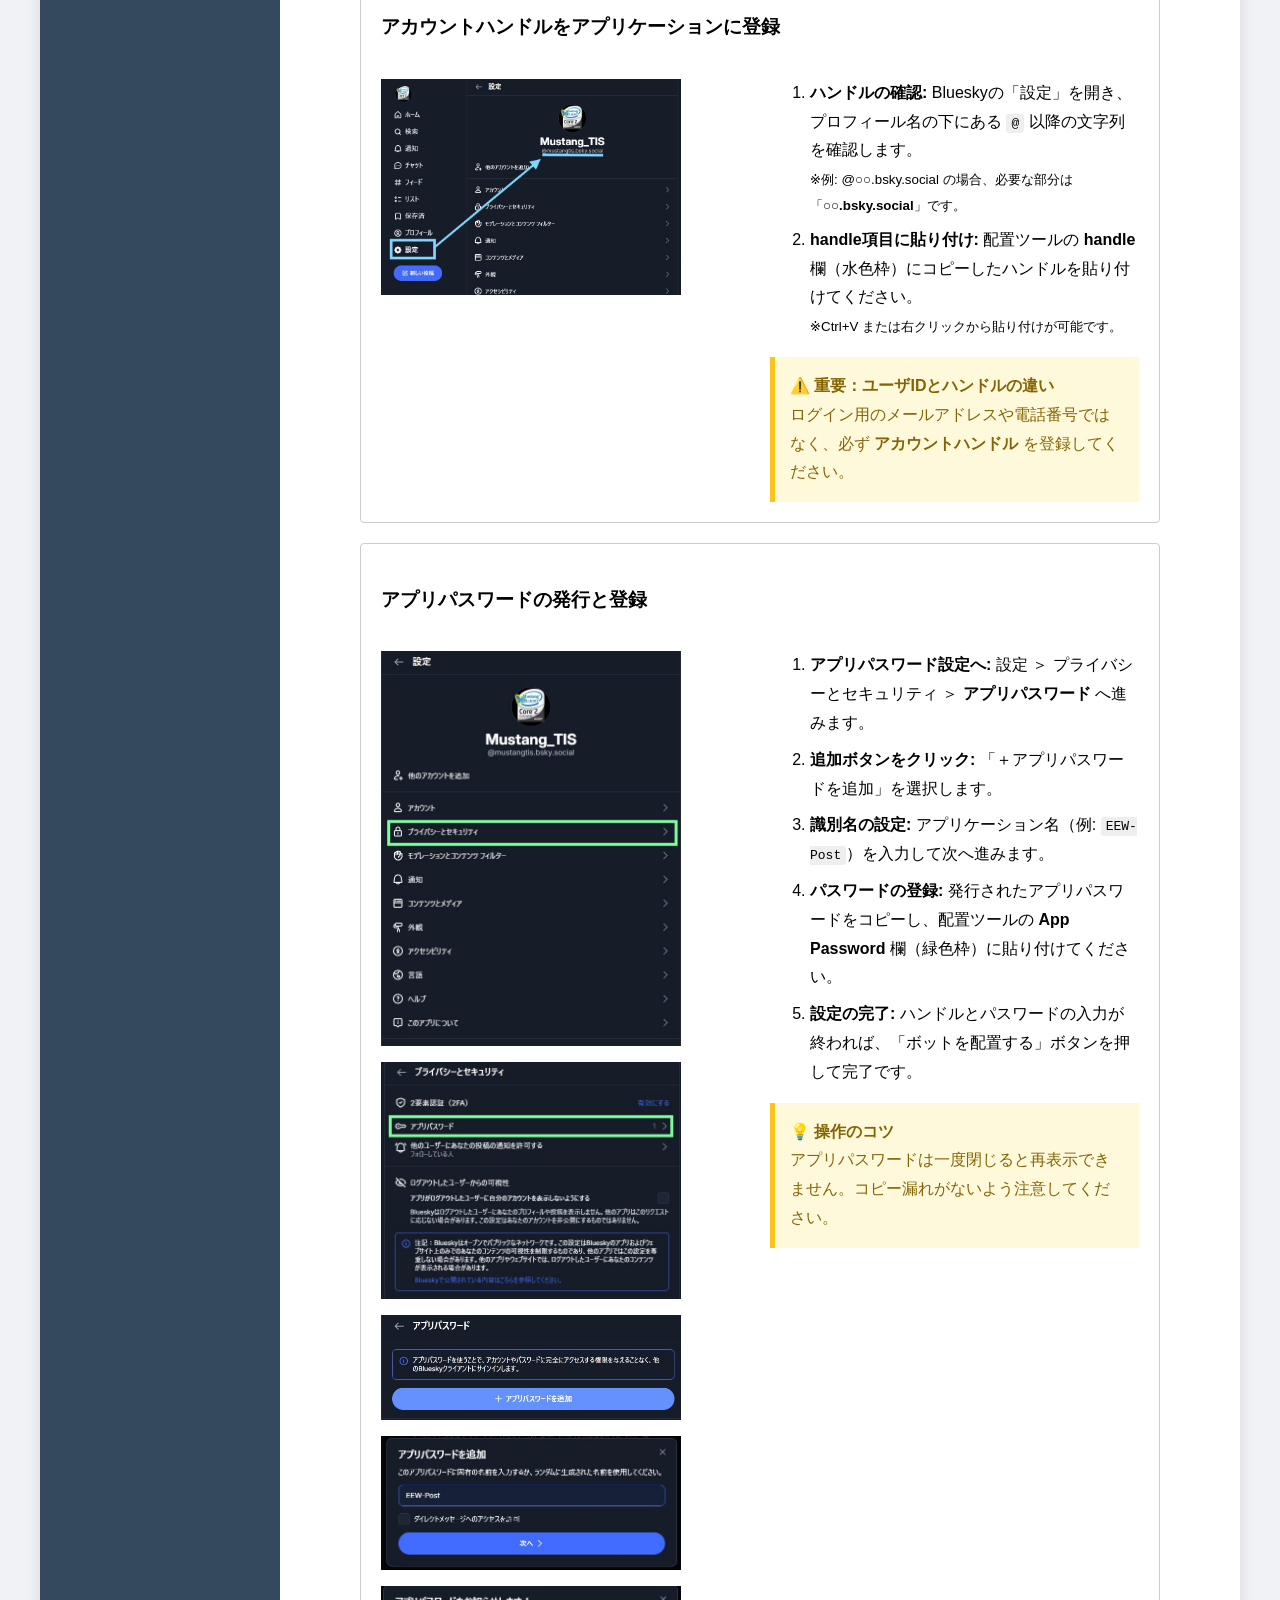
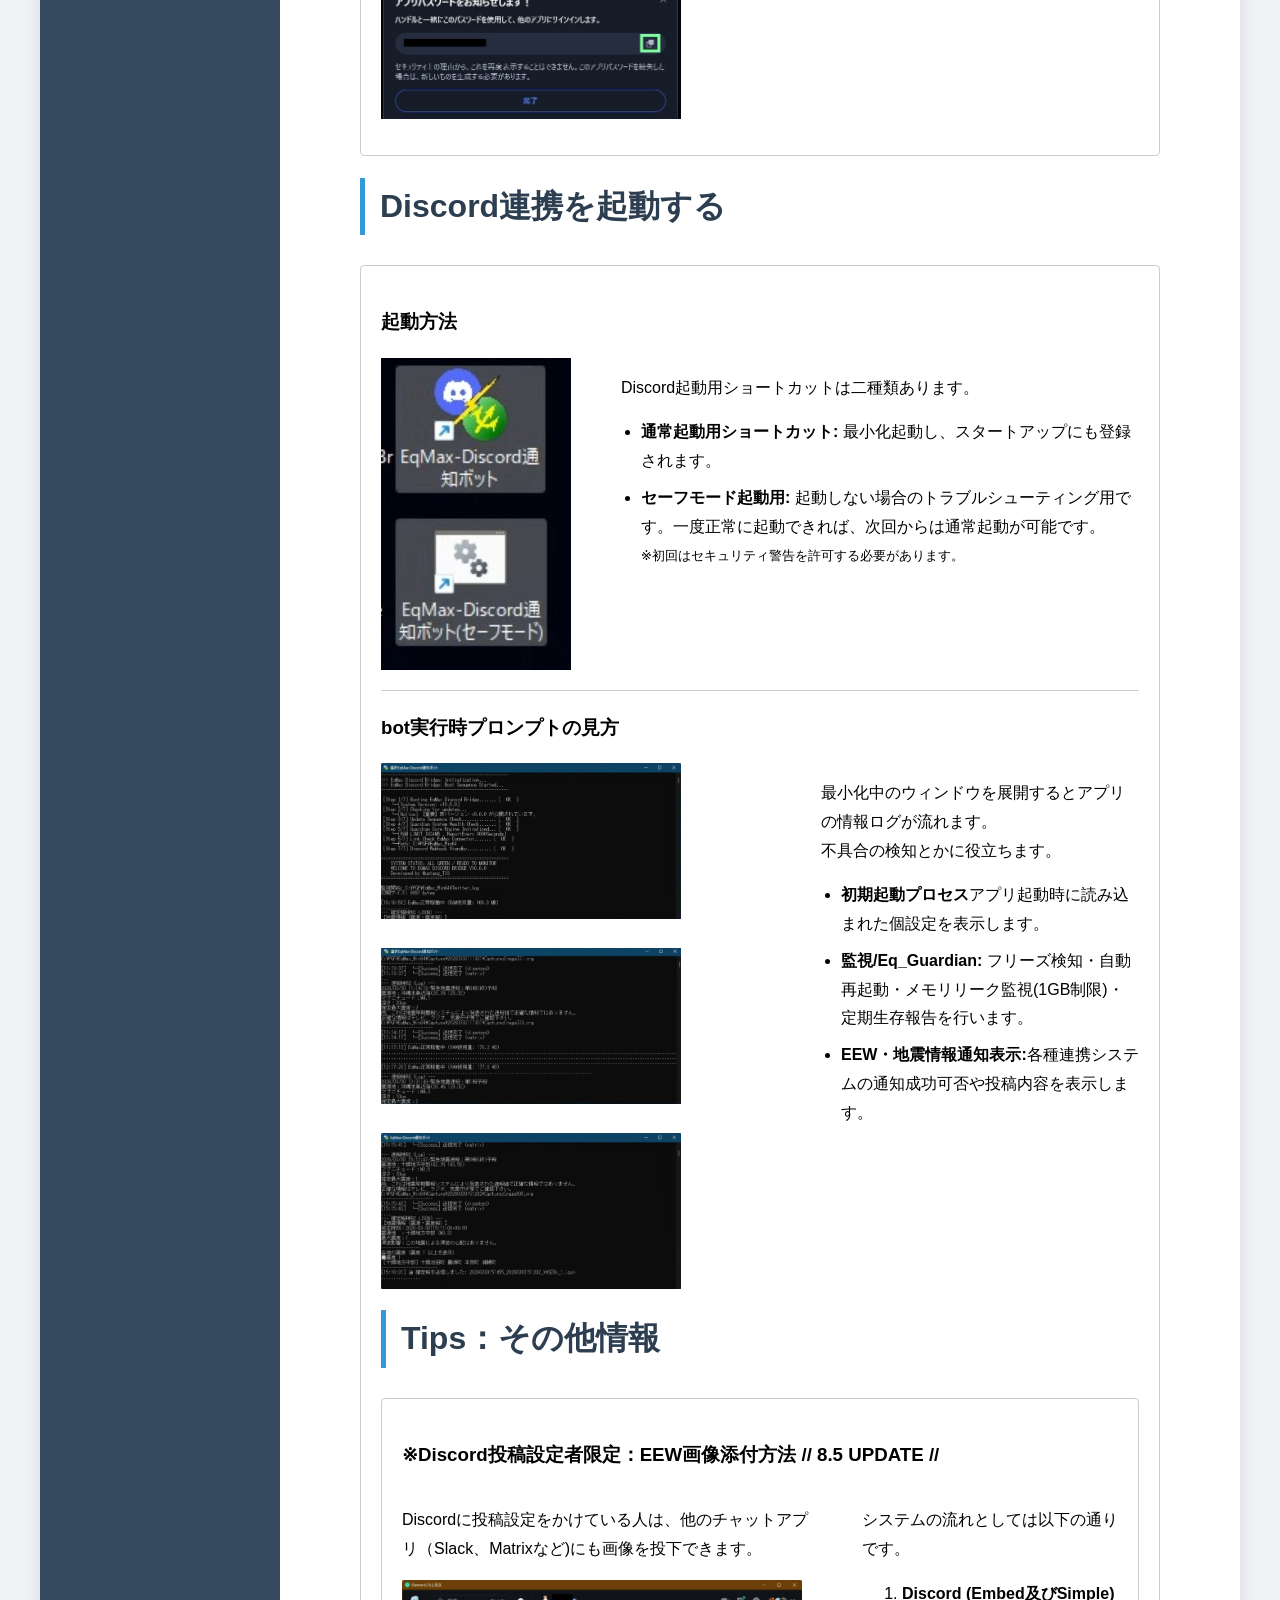
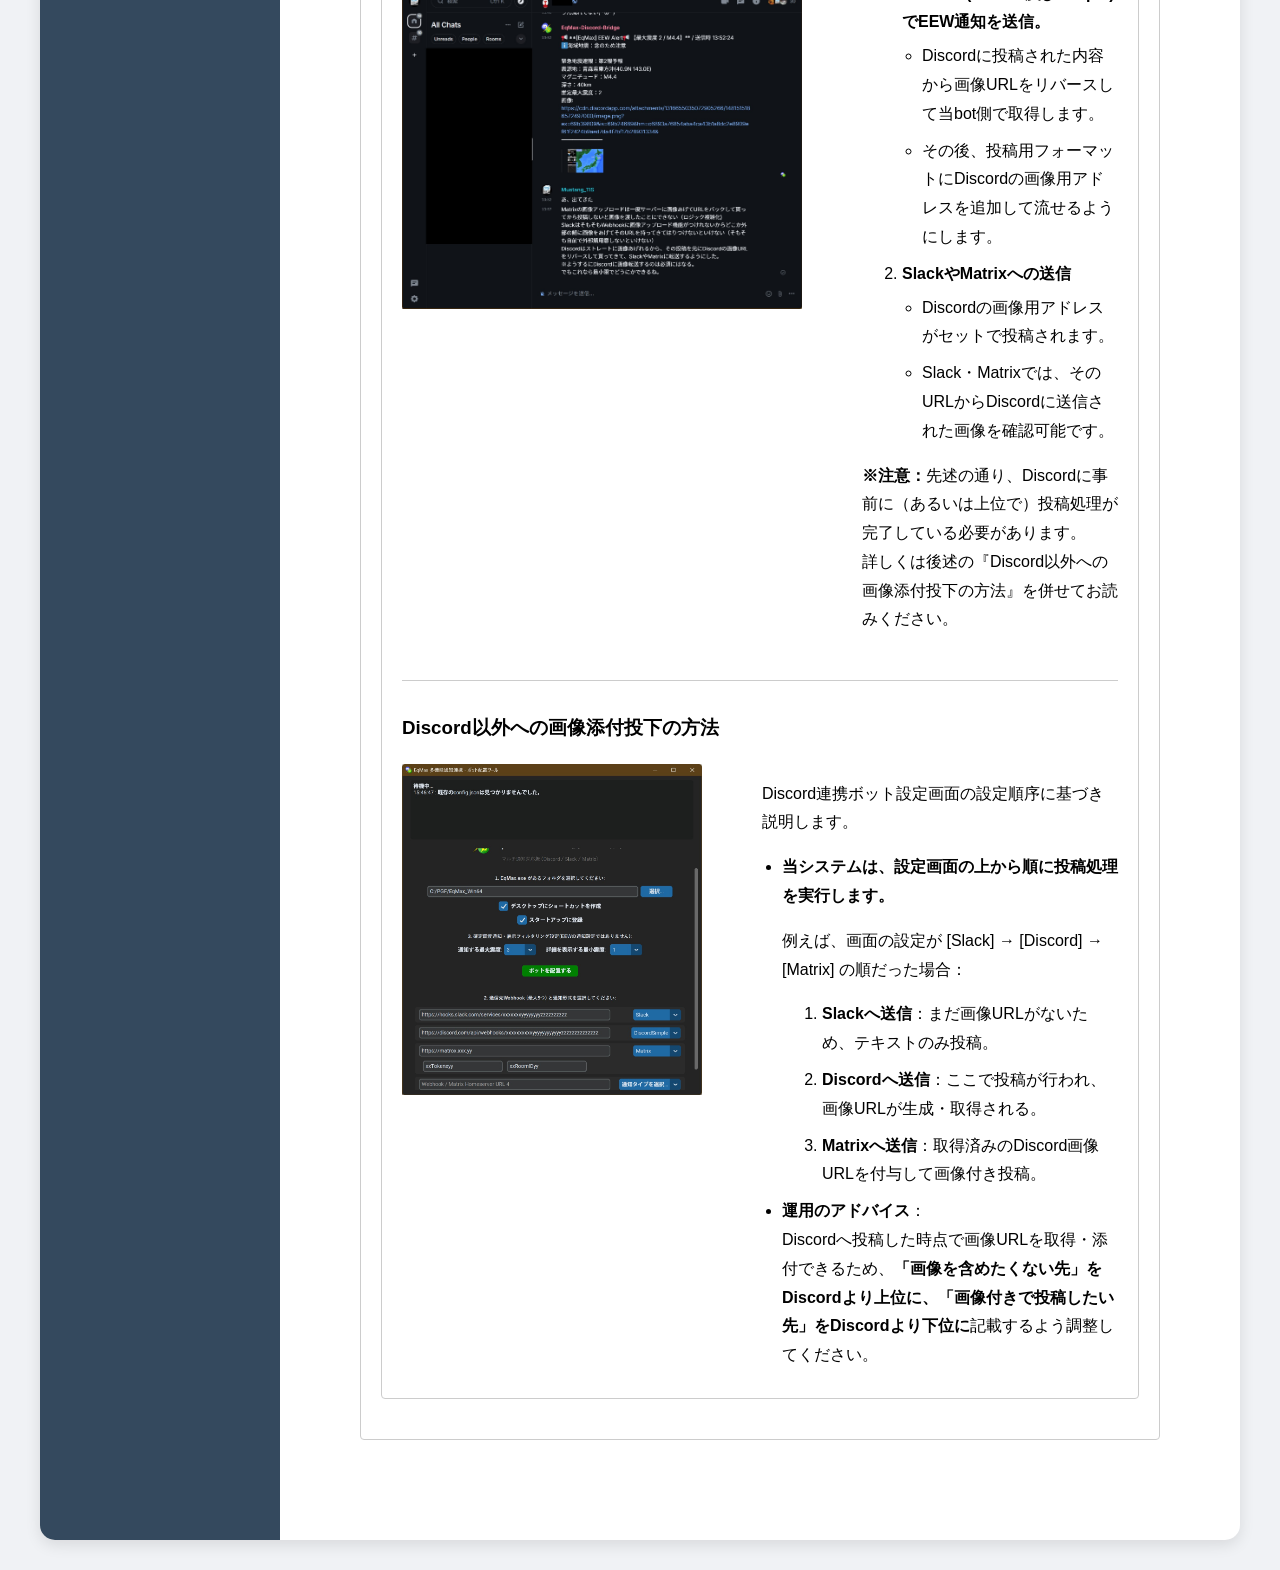
<file: Manual/Link-Bluesky.html>
<!DOCTYPE html PUBLIC "-//W3C//DTD XHTML 1.0 Transitional//EN" "http://www.w3.org/TR/xhtml1/DTD/xhtml1-transitional.dtd">
<html xmlns="http://www.w3.org/1999/xhtml"><!-- InstanceBegin template="/Templates/main-Template-DWT.dwt" codeOutsideHTMLIsLocked="false" -->
<head>
<meta http-equiv="Content-Type" content="text/html; charset=utf-8" />
<!-- InstanceBeginEditable name="doctitle" -->
<title>各種連携：Bluesky連携</title>
<!-- InstanceEndEditable -->
<link href="style.css" rel="stylesheet" type="text/css" />
<!-- InstanceBeginEditable name="head" -->
<!-- InstanceEndEditable -->
</head>

<body>
<div class="container">
  <div class="sidebar1">
    <div class="sidebar-title">基礎情報</div>
    <ul class="nav">
      <li><a href="Index.html">はじめに</a></li>
      <li><a href="ChangeLog.html">更新履歴</a></li>
    </ul>
    <div class="sidebar-title">スタートアップ</div>
    <ul class="nav">
      <li><a href="HUBSystem.html">起動とハブシステム</a></li>
    </ul>
    <div class="sidebar-title">EqMax設定</div>
    <ul class="nav">
      <li><a href="Initialize.html">初期設定ツール</a></li>
    </ul>
    <div class="sidebar-title">各種連携設定</div>
    <ul class="nav">
      <li><a href="Link-Discord.html">Discord連携</a></li>
      <li><a href="Link-Bluesky.html">Bluesky連携</a><a href="Link-Slack.html">Slack連携</a></li>
      <li><a href="Link-Matrix.html">Matrix連携</a></li>
    </ul>
    <div class="sidebar-title">その他ツール</div>
    <ul class="nav">
      <li><a href="Cleaner.html">クリーナーソフト</a></li>
      <li><a href="Watchdog.html">安定化ツール</a></li>
      <li><a href="EEWTest.html">EEWテスト投稿</a><a href="Reset.html">初期化ツール</a></li>
    </ul>
  </div>
  <div class="content"><!-- InstanceBeginEditable name="main_content" -->
    <div class="content">
    <h1>Bluesky連携設定 //Update v11.0.0 implement!!//</h1>
    <div class="card">
        <div class="flex-container"><img src="image/HUBSystemMain.jpg"  alt="総合ハブ起動状態" width="300" />
          <div class="description">総合ハブの <code><strong>Discord連携設定</strong></code> (②の部分)を実行してください。 </div>
        </div>
      </div>
<h2>Discord連携でBluesky投稿設定を行う</h2>
	<h3>Blueskyの設定手順</h3>

	<div class="card">
		<h3>Blueskyの選択</h3>
		<div class="flex-container">
			<div style="flex: 1;">
				<p><img src="image/BlueskySelect.jpg" alt="Bluesky選択" width="300" /></p>
				<p><img src="image/BlueskySelect2.jpg" alt="Bluesky設定画面" width="300" /></p>
			</div>
			<div class="description">
				<ol>
					<li><strong>EqMax.exeの選択:</strong> 通知対象とするEqMaxの実行ファイルを選択します。</li>
					<li><strong>ショートカット登録:</strong> デスクトップ作成やスタートアップ登録を、用途に合わせて☑してください。</li>
					<li><strong>確定震度情報の投稿設定:</strong> 通知する最小震度と、詳細表示を行う震度を選択します。</li>
					<li><strong>通知タイプからBlueskyを選ぶ:</strong> これにより、入力欄がBluesky専用の構成に切り替わります。</li>
					<li><strong>Webhook URLの確認:</strong> 2枚目の画像のオレンジ枠部分に <code>https://bsky.social</code> が自動で挿入されます。<strong>そのまま変更せずに使用してください。</strong>
						<br /><small>※水色枠（ハンドル）と、緑色枠（アプリパスワード）の設定は次項目で説明します。</small>
					</li>
				</ol>
				<div style="background: #fff9db; border-left: 5px solid #fcc419; padding: 15px; margin-top: 15px; color: #856404;">
					<strong>⚠️ 重要：入力形式の注意</strong><br />
					Webhook欄が入力されていないと動作しないため、<code>https://bsky.social</code> の登録は消さないでください。
				</div>
			</div>
		</div>
	</div>

	<div class="card">
		<h3>アカウントハンドルをアプリケーションに登録</h3>
		<div class="flex-container">
			<div style="flex: 1;">
				<p><img src="image/BlueskyURL.jpg" alt="アカウント情報" width="300" /></p>
			</div>
			<div class="description">
				<ol>
					<li><strong>ハンドルの確認:</strong> Blueskyの「設定」を開き、プロフィール名の下にある <code>@</code> 以降の文字列を確認します。
						<br /><small>※例: @○○.bsky.social の場合、必要な部分は「<strong>○○.bsky.social</strong>」です。</small>
					</li>
					<li><strong>handle項目に貼り付け:</strong> 配置ツールの <strong>handle</strong> 欄（水色枠）にコピーしたハンドルを貼り付けてください。
						<br /><small>※Ctrl+V または右クリックから貼り付けが可能です。</small>
					</li>
				</ol>
				<div style="background: #fff9db; border-left: 5px solid #fcc419; padding: 15px; margin-top: 15px; color: #856404;">
					<strong>⚠️ 重要：ユーザIDとハンドルの違い</strong><br />
					ログイン用のメールアドレスや電話番号ではなく、必ず <strong>アカウントハンドル</strong> を登録してください。
				</div>
			</div>
		</div>
	</div>

	<div class="card">
		<h3>アプリパスワードの発行と登録</h3>
		<div class="flex-container">
			<div style="flex: 1;">
				<p><img src="image/BlueskyAPIpass.jpg" alt="設定メニュー" width="300" /></p>
				<p><img src="image/BlueskyAPIpass2.jpg" alt="プライバシー設定" width="300" /></p>
				<p><img src="image/BlueskyAPIpass3.jpg" alt="パスワード追加" width="300" /></p>
				<p><img src="image/BlueskyAPIpass4.jpg" alt="名前の設定" width="300" /></p>
				<p><img src="image/BlueskyAPIpass5.jpg" alt="パスワード発行" width="300" /></p>
			</div>
			<div class="description">
				<ol>
					<li><strong>アプリパスワード設定へ:</strong> 設定 ＞ プライバシーとセキュリティ ＞ <strong>アプリパスワード</strong> へ進みます。</li>
					<li><strong>追加ボタンをクリック:</strong> 「＋アプリパスワードを追加」を選択します。</li>
					<li><strong>識別名の設定:</strong> アプリケーション名（例: <code>EEW-Post</code>）を入力して次へ進みます。</li>
					<li><strong>パスワードの登録:</strong> 発行されたアプリパスワードをコピーし、配置ツールの <strong>App Password</strong> 欄（緑色枠）に貼り付けてください。</li>
					<li><strong>設定の完了:</strong> ハンドルとパスワードの入力が終われば、「ボットを配置する」ボタンを押して完了です。</li>
				</ol>
				<div style="background: #fff9db; border-left: 5px solid #fcc419; padding: 15px; margin-top: 15px; color: #856404;">
					<strong>💡 操作のコツ</strong><br />
					アプリパスワードは一度閉じると再表示できません。コピー漏れがないよう注意してください。
				</div>
			</div>
		</div>
	</div>
    <h1>Discord連携を起動する</h1>
    <div class="card">
      <h3>起動方法</h3>
      <div class="flex-container">
        <div style="flex: 0 0 220px;"> <img src="image/DiscordBridgeicon.jpg"  alt="起動用アイコン" /> </div>
        <div class="description">
          <p>Discord起動用ショートカットは二種類あります。</p>
          <ul>
            <li><strong>通常起動用ショートカット:</strong> 最小化起動し、スタートアップにも登録されます。</li>
            <li><strong>セーフモード起動用:</strong> 起動しない場合のトラブルシューティング用です。一度正常に起動できれば、次回からは通常起動が可能です。<br>
              <small>※初回はセキュリティ警告を許可する必要があります。</small></li>
          </ul>
        </div>
      </div>
      <hr style="margin: 20px 0; border: 0; border-top: 1px solid #ccc;">
      <h3>bot実行時プロンプトの見方</h3>
      <div class="flex-container">
        <div style="flex: 0 0 420px;"><img src="image/DiscordBridgePrompt1.jpg"  alt="botプロンプト" width="300" /><br />
          <img src="image/DiscordBridgePrompt2.jpg"  alt="botプロンプト" width="300" /><br />
          <img src="image/DiscordBridgePrompt3.jpg"  alt="botプロンプト" width="300" /></div>
        <div class="description">
          <p>最小化中のウィンドウを展開するとアプリの情報ログが流れます。<br />
            不具合の検知とかに役立ちます。</p>
          <ul>
            <li><strong>初期起動プロセス</strong>アプリ起動時に読み込まれた個設定を表示します。</li>
            <li><strong>監視/Eq_Guardian:</strong> フリーズ検知・自動再起動・メモリリーク監視(1GB制限)・定期生存報告を行います。</li>
            <li><strong>EEW・地震情報通知表示:</strong>各種連携システムの通知成功可否や投稿内容を表示します。</li>
          </ul>
        </div>
      </div>
      <h1>Tips：その他情報</h1>
      <div></div>
      <div class="card">
        <h3>※Discord投稿設定者限定：EEW画像添付方法 // 8.5 UPDATE //</h3>
        <div class="flex-container">
          <div style="flex: 0 0 420px; padding-right: 20px;">
            <p>Discordに投稿設定をかけている人は、他のチャットアプリ（Slack、Matrixなど)にも画像を投下できます。</p>
            <img src="image/MatrixSlide.jpg" alt="画像投稿イメージ(Matrix)" width="400" /> </div>
          <div class="description">
            <p>システムの流れとしては以下の通りです。</p>
            <ol>
              <li><strong>Discord (Embed及びSimple) でEEW通知を送信。</strong>
                <ul>
                  <li>Discordに投稿された内容から画像URLをリバースして当bot側で取得します。</li>
                  <li>その後、投稿用フォーマットにDiscordの画像用アドレスを追加して流せるようにします。</li>
                </ul>
              </li>
              <li><strong>SlackやMatrixへの送信</strong>
                <ul>
                  <li>Discordの画像用アドレスがセットで投稿されます。</li>
                  <li>Slack・Matrixでは、そのURLからDiscordに送信された画像を確認可能です。</li>
                </ul>
              </li>
            </ol>
            <p><strong>※注意：</strong>先述の通り、Discordに事前に（あるいは上位で）投稿処理が完了している必要があります。<br />
              詳しくは後述の『Discord以外への画像添付投下の方法』を併せてお読みください。</p>
          </div>
        </div>
        <hr style="margin: 30px 0; border: 0; border-top: 1px solid #ccc;">
        <h3>Discord以外への画像添付投下の方法</h3>
        <div class="flex-container">
          <div style="flex: 0 0 320px; padding-right: 20px;"> <img src="image/SlideTempSettings.jpg" alt="botプロンプト" width="300" /> </div>
          <div class="description">
            <p>Discord連携ボット設定画面の設定順序に基づき説明します。</p>
            <ul>
              <li><strong>当システムは、設定画面の上から順に投稿処理を実行します。</strong>
                <p>例えば、画面の設定が [Slack] → [Discord] → [Matrix] の順だった場合：</p>
                <ol>
                  <li><strong>Slackへ送信</strong>：まだ画像URLがないため、テキストのみ投稿。</li>
                  <li><strong>Discordへ送信</strong>：ここで投稿が行われ、画像URLが生成・取得される。</li>
                  <li><strong>Matrixへ送信</strong>：取得済みのDiscord画像URLを付与して画像付き投稿。</li>
                </ol>
              </li>
              <li><strong>運用のアドバイス</strong>： <br>
                Discordへ投稿した時点で画像URLを取得・添付できるため、<strong>「画像を含めたくない先」をDiscordより上位に、「画像付きで投稿したい先」をDiscordより下位に</strong>記載するよう調整してください。 </li>
            </ul>
          </div>
        </div>
      </div>
    </div>
    <!-- InstanceEndEditable --><!-- end .content --></div>
  <!-- end .container --></div>
</body>
<!-- InstanceEnd --></html>
</file>
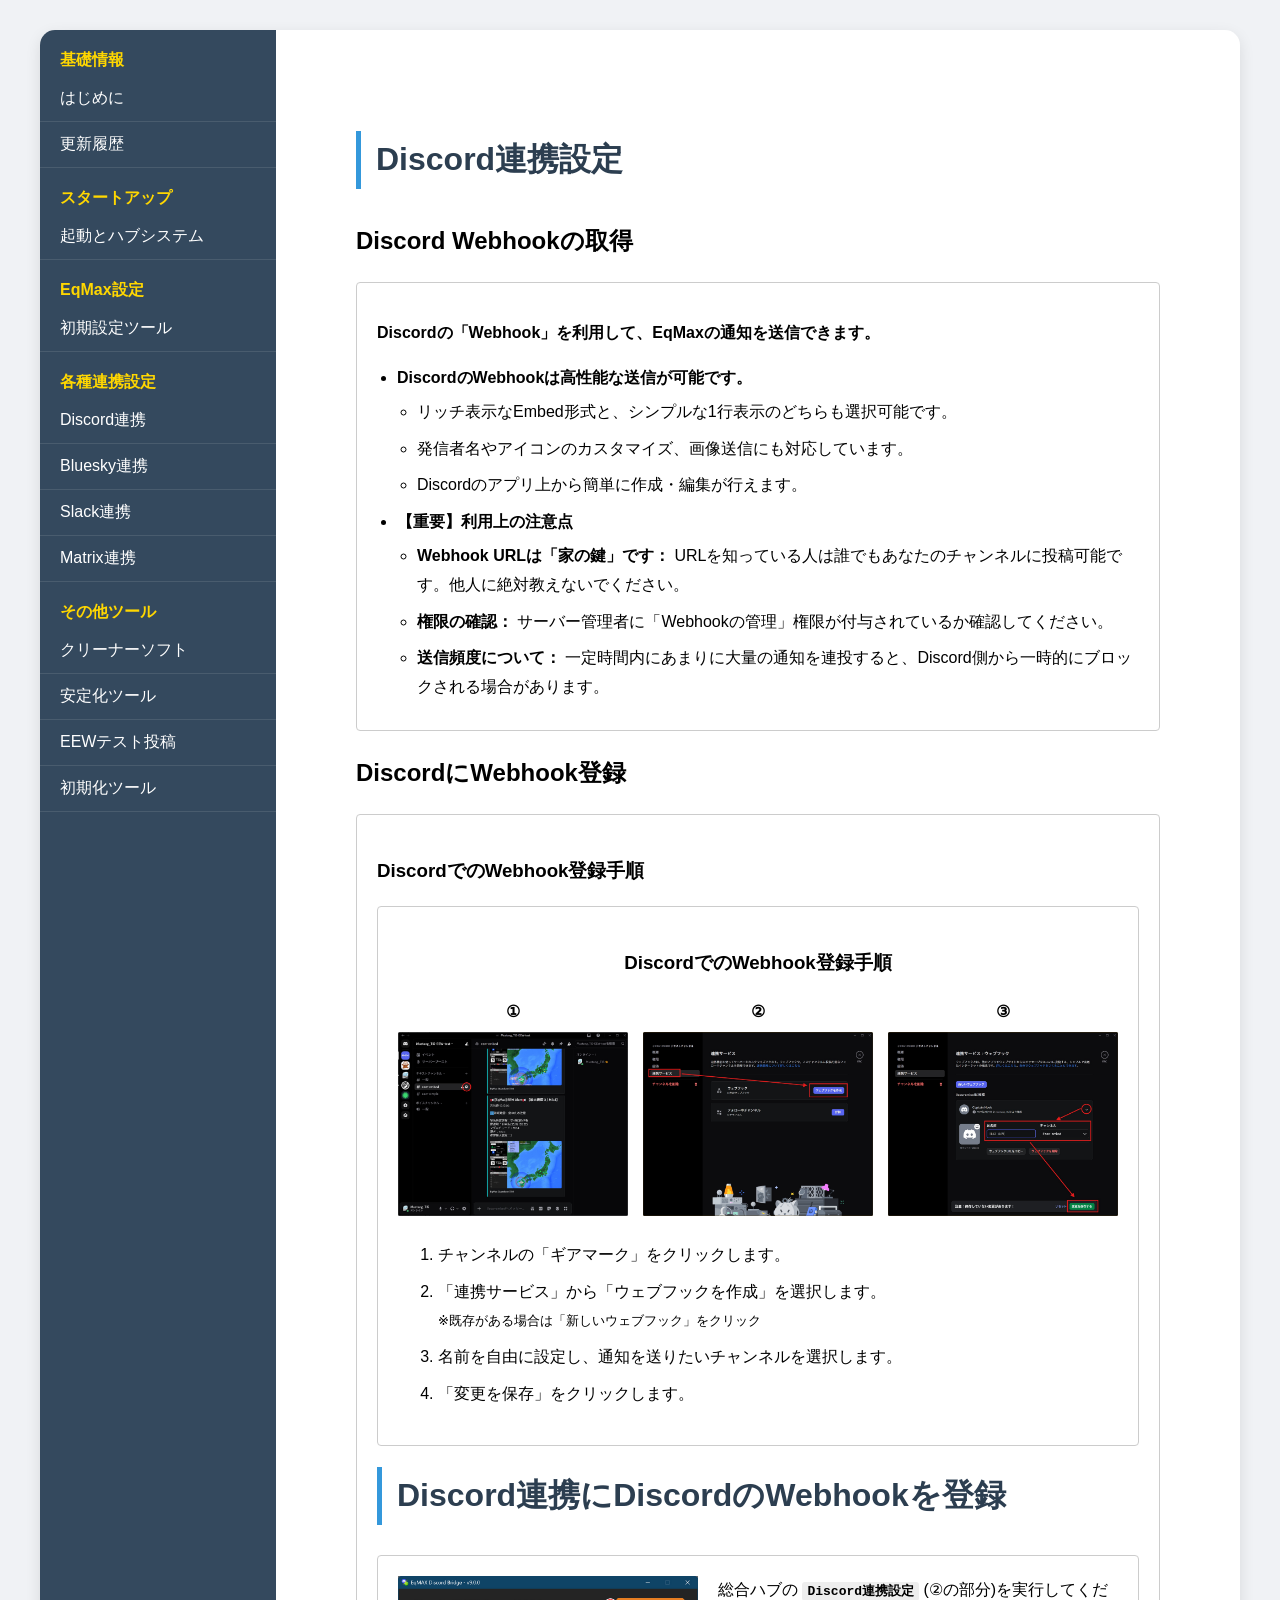
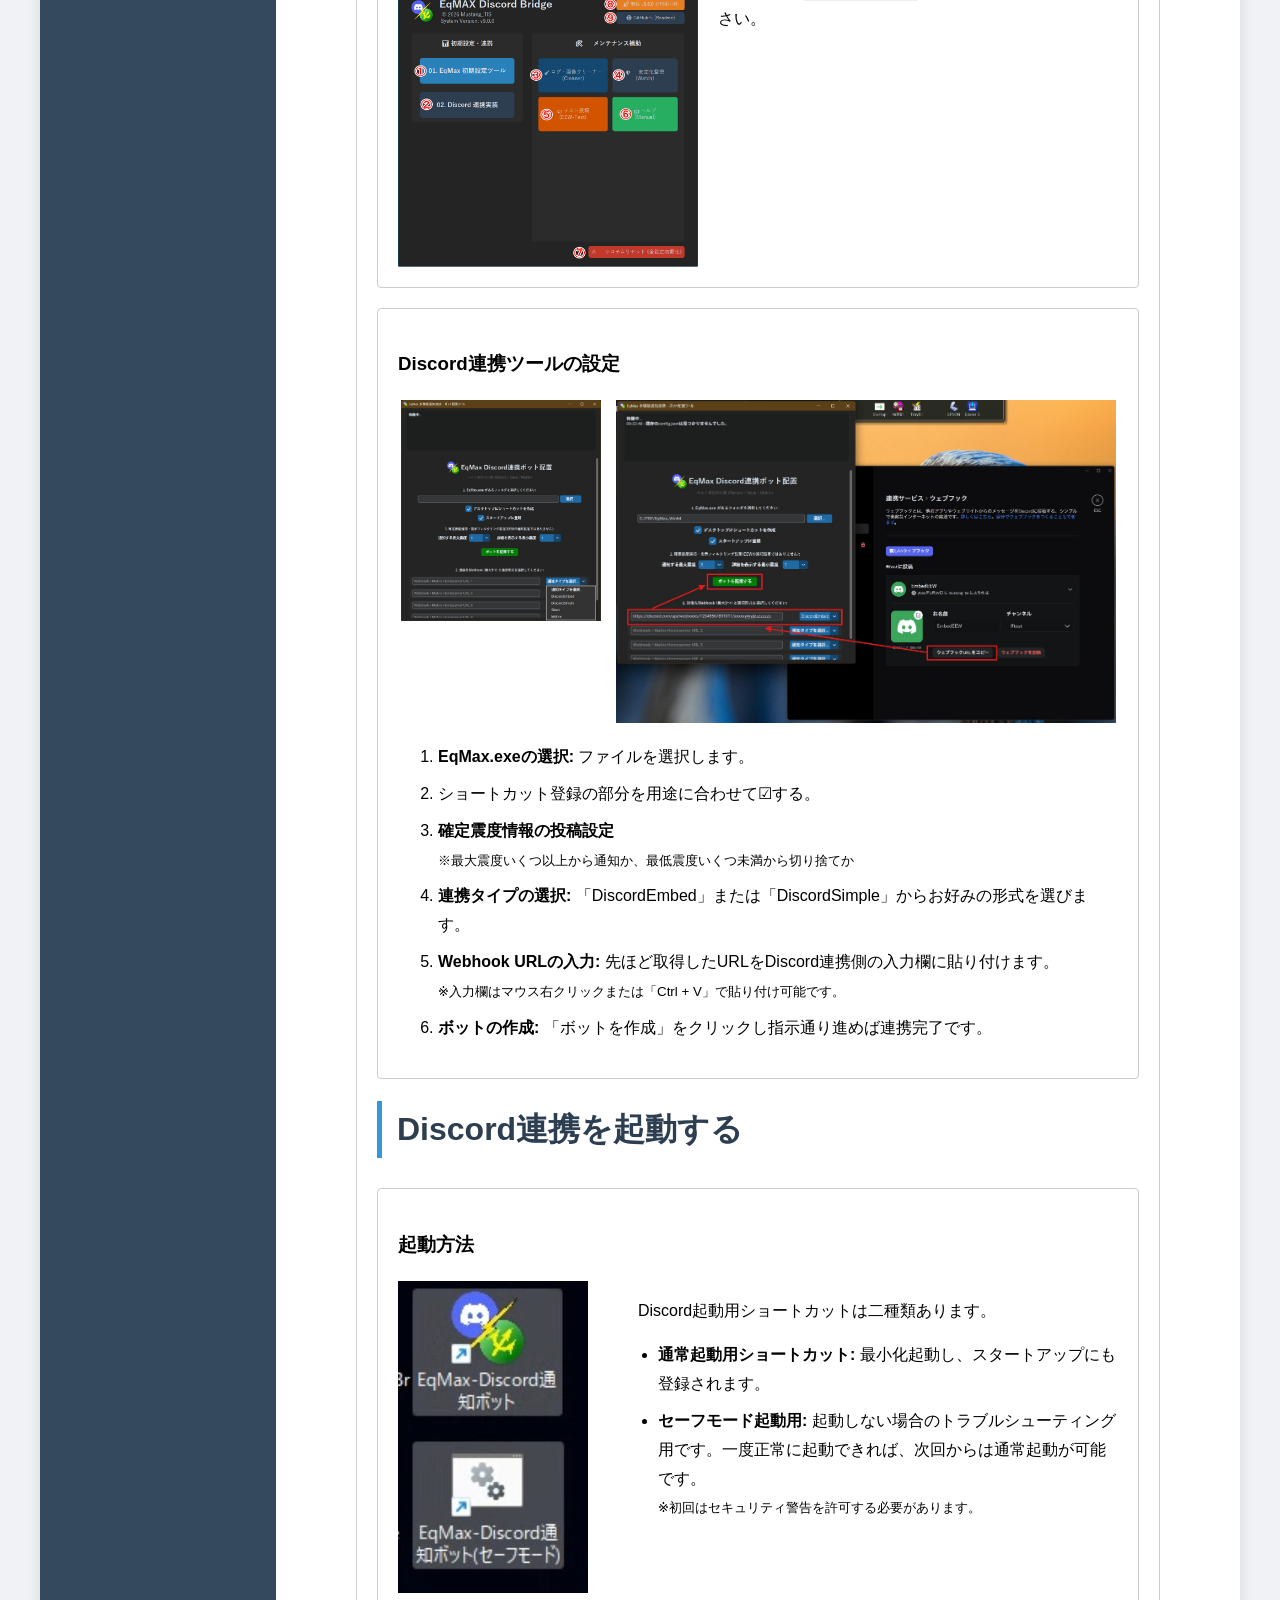
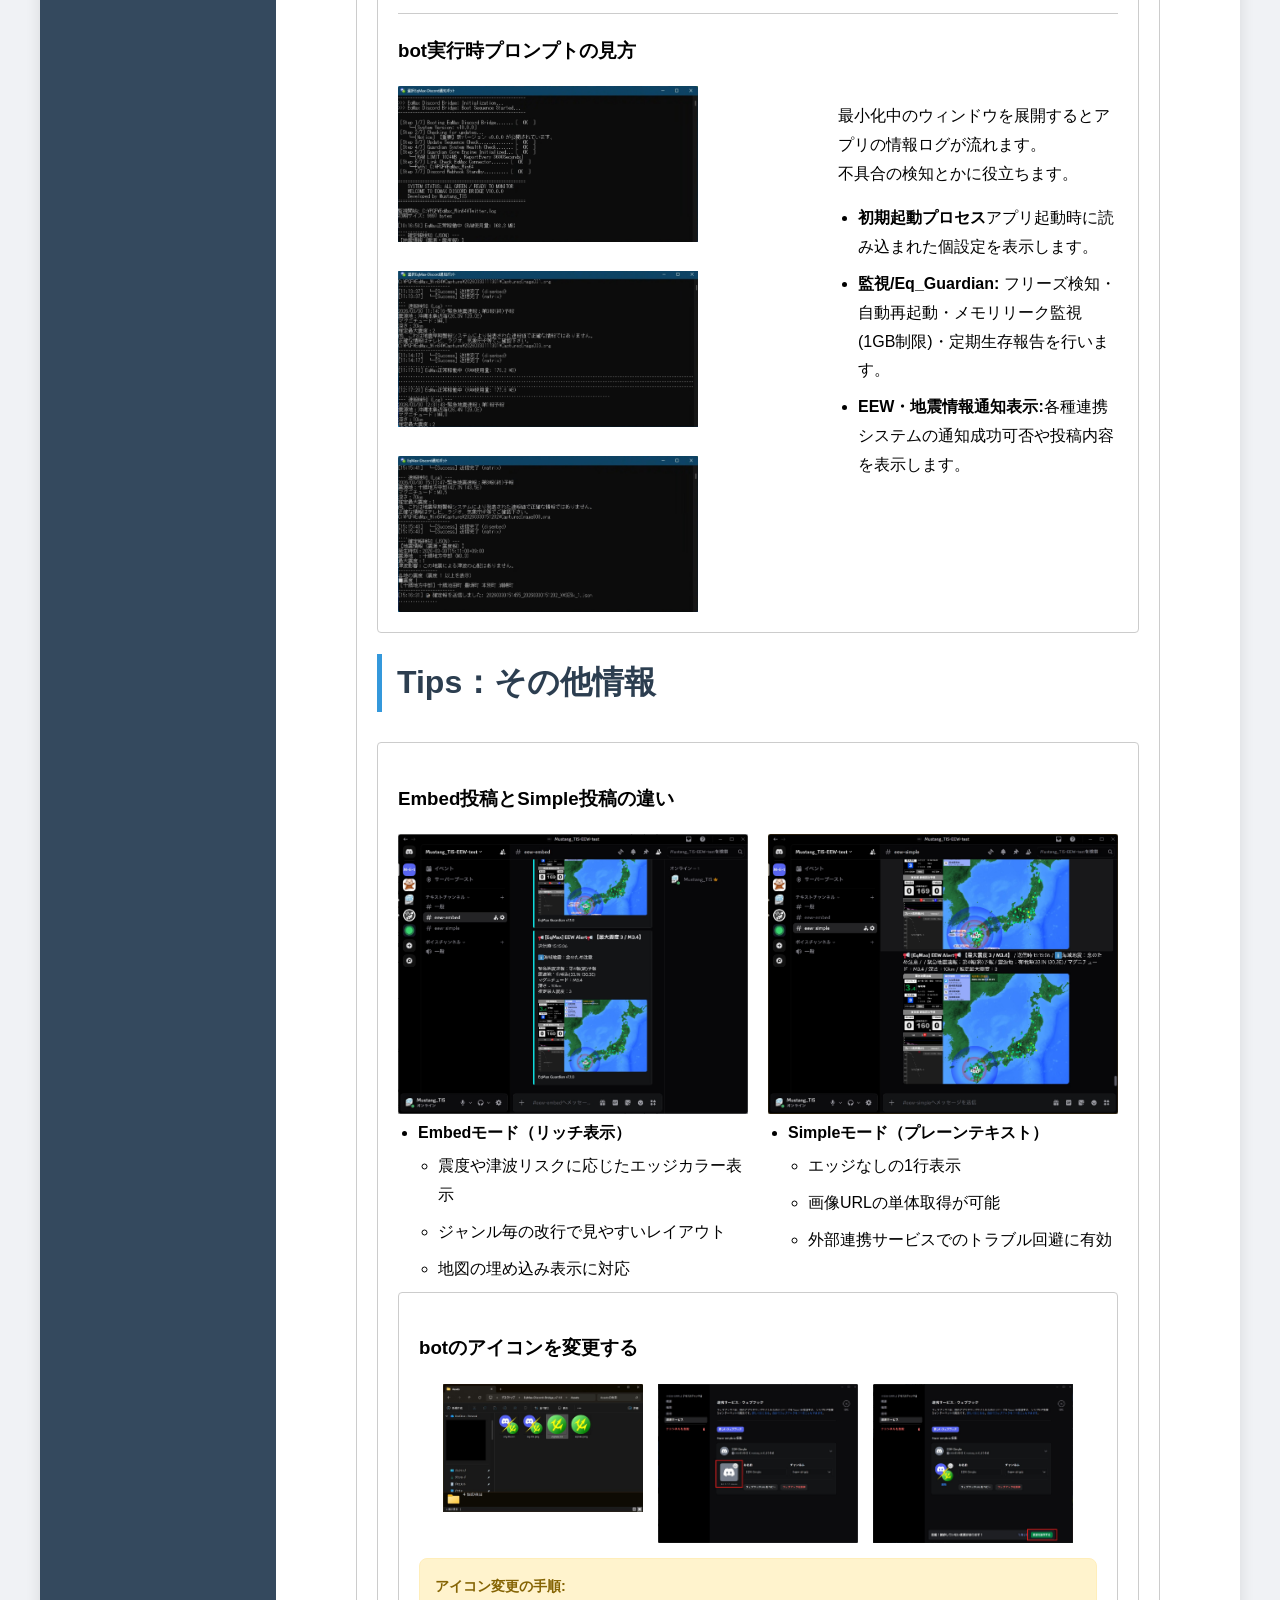
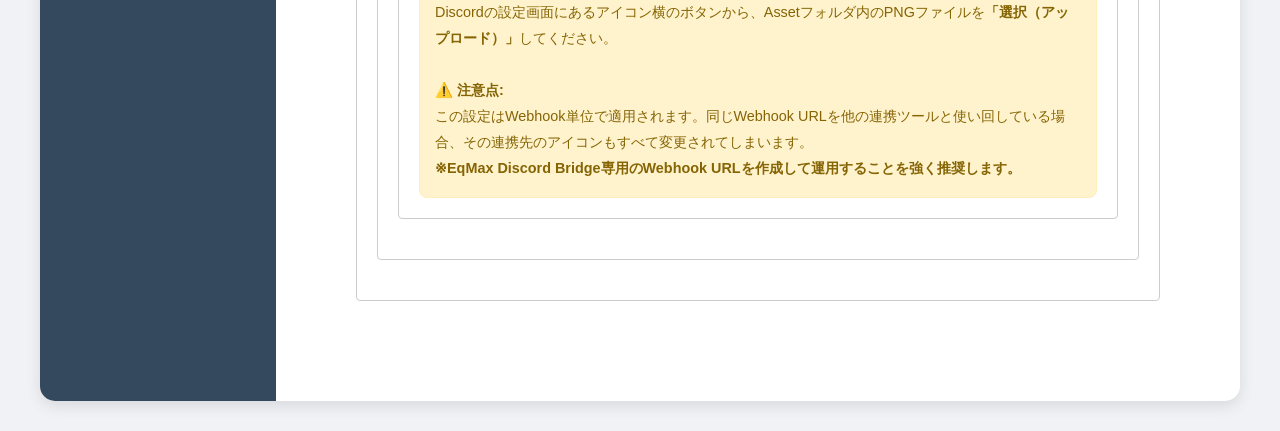
<file: Manual/Link-Discord.html>
<!DOCTYPE html PUBLIC "-//W3C//DTD XHTML 1.0 Transitional//EN" "http://www.w3.org/TR/xhtml1/DTD/xhtml1-transitional.dtd">
<html xmlns="http://www.w3.org/1999/xhtml"><!-- InstanceBegin template="/Templates/main-Template-DWT.dwt" codeOutsideHTMLIsLocked="false" -->
<head>
<meta http-equiv="Content-Type" content="text/html; charset=utf-8" />
<!-- InstanceBeginEditable name="doctitle" -->
<title>各種連携：Discord連携</title>
<!-- InstanceEndEditable -->
<link href="style.css" rel="stylesheet" type="text/css" />
<!-- InstanceBeginEditable name="head" -->
<!-- InstanceEndEditable -->
</head>

<body>
<div class="container">
  <div class="sidebar1">
    <div class="sidebar-title">基礎情報</div>
    <ul class="nav">
      <li><a href="Index.html">はじめに</a></li>
      <li><a href="ChangeLog.html">更新履歴</a></li>
    </ul>
    <div class="sidebar-title">スタートアップ</div>
    <ul class="nav">
      <li><a href="HUBSystem.html">起動とハブシステム</a></li>
    </ul>
    <div class="sidebar-title">EqMax設定</div>
    <ul class="nav">
      <li><a href="Initialize.html">初期設定ツール</a></li>
    </ul>
    <div class="sidebar-title">各種連携設定</div>
    <ul class="nav">
      <li><a href="Link-Discord.html">Discord連携</a></li>
      <li><a href="Link-Bluesky.html">Bluesky連携</a><a href="Link-Slack.html">Slack連携</a></li>
      <li><a href="Link-Matrix.html">Matrix連携</a></li>
    </ul>
    <div class="sidebar-title">その他ツール</div>
    <ul class="nav">
      <li><a href="Cleaner.html">クリーナーソフト</a></li>
      <li><a href="Watchdog.html">安定化ツール</a></li>
      <li><a href="EEWTest.html">EEWテスト投稿</a><a href="Reset.html">初期化ツール</a></li>
    </ul>
  </div>
  <div class="content"><!-- InstanceBeginEditable name="main_content" -->
    <div class="content">
    <h1>Discord連携設定</h1>
    <h2>Discord Webhookの取得</h2>
    <div class="card">
      <div class="description">
        <p><strong>Discordの「Webhook」を利用して、EqMaxの通知を送信できます。</strong></p>
        <ul>
          <li><strong>DiscordのWebhookは高性能な送信が可能です。</strong>
            <ul>
              <li>リッチ表示なEmbed形式と、シンプルな1行表示のどちらも選択可能です。</li>
              <li>発信者名やアイコンのカスタマイズ、画像送信にも対応しています。</li>
              <li>Discordのアプリ上から簡単に作成・編集が行えます。</li>
            </ul>
          </li>
          <li><strong>【重要】利用上の注意点</strong>
            <ul>
              <li><strong>Webhook URLは「家の鍵」です：</strong> URLを知っている人は誰でもあなたのチャンネルに投稿可能です。他人に絶対教えないでください。</li>
              <li><strong>権限の確認：</strong> サーバー管理者に「Webhookの管理」権限が付与されているか確認してください。</li>
              <li><strong>送信頻度について：</strong> 一定時間内にあまりに大量の通知を連投すると、Discord側から一時的にブロックされる場合があります。</li>
            </ul>
          </li>
        </ul>
      </div>
    </div>
    <h2>DiscordにWebhook登録</h2>
    <div class="card">
      <h3>DiscordでのWebhook登録手順</h3>
      <div class="card" style="text-align: center;">
        <h3>DiscordでのWebhook登録手順</h3>
        <div style="display: flex; gap: 15px; flex-wrap: nowrap; justify-content: center; width: 100%;">
          <div style="width: 230px; flex: 0 0 230px;">
            <div style="font-weight: bold; margin-bottom: 5px;">①</div>
            <img src="image/DiscordWebhook1.jpg" alt="手順1" width="230" style="display: block; width: 230px;" /> </div>
          <div style="width: 230px; flex: 0 0 230px;">
            <div style="font-weight: bold; margin-bottom: 5px;">②</div>
            <img src="image/DiscordWebhook2.jpg" alt="手順3" width="230" style="display: block; width: 230px; margin-bottom: 5px;" /> </div>
          <div style="width: 230px; flex: 0 0 230px;">
            <div style="font-weight: bold; margin-bottom: 5px;">③</div>
            <img src="image/DiscordWebhook3.jpg" alt="手順2" width="230" style="display: block; width: 230px;" /> </div>
        </div>
        <div class="description" style="text-align: left; max-width: 800px; margin: 20px auto 0;">
          <ol>
            <li>チャンネルの「ギアマーク」をクリックします。</li>
            <li>「連携サービス」から「ウェブフックを作成」を選択します。<br>
              <small>※既存がある場合は「新しいウェブフック」をクリック</small></li>
            <li>名前を自由に設定し、通知を送りたいチャンネルを選択します。</li>
            <li>「変更を保存」をクリックします。</li>
          </ol>
        </div>
      </div>
      <h1>Discord連携にDiscordのWebhookを登録</h1>
      <div class="card">
        <div class="flex-container"><img src="image/HUBSystemMain.jpg"  alt="総合ハブ起動状態" width="300" />
          <div class="description">総合ハブの <code><strong>Discord連携設定</strong></code> (②の部分)を実行してください。 </div>
        </div>
      </div>
      <div class="card">
        <h3>Discord連携ツールの設定</h3>
        <div style="display: flex; gap: 15px; flex-wrap: wrap; justify-content: center; align-items: flex-start; margin-bottom: 20px;"> <img src="image/DiscordBridgeChange.jpg" alt="Discord連携設定1" width="200" style="height: auto; display: block;" /> <img src="image/DiscordWebhook4.jpg" alt="Discord連携設定2" width="500" style="height: auto; display: block;" /> </div>
        <div class="description">
          <ol>
            <li><strong>EqMax.exeの選択:</strong> ファイルを選択します。</li>
            <li>ショートカット登録の部分を用途に合わせて☑する。</li>
            <li><strong>確定震度情報の投稿設定</strong><br />
            <small>※最大震度いくつ以上から通知か、最低震度いくつ未満から切り捨てか</small></li>
            <li><strong>連携タイプの選択:</strong> 「DiscordEmbed」または「DiscordSimple」からお好みの形式を選びます。</li>
            <li><strong>Webhook U</strong><strong>RLの入力:</strong> 先ほど取得したURLをDiscord連携側の入力欄に貼り付けます。<br>
              <small>※入力欄はマウス右クリックまたは「Ctrl + V」で貼り付け可能です。</small></li>
            <li><strong>ボットの作成:</strong> 「ボットを作成」をクリックし指示通り進めば連携完了です。</li>
          </ol>
        </div>
      </div>
      <h1>Discord連携を起動する</h1>
      <div class="card">
        <h3>起動方法</h3>
        <div class="flex-container">
          <div style="flex: 0 0 220px;"> <img src="image/DiscordBridgeicon.jpg"  alt="起動用アイコン" /> </div>
          <div class="description">
            <p>Discord起動用ショートカットは二種類あります。</p>
            <ul>
              <li><strong>通常起動用ショートカット:</strong> 最小化起動し、スタートアップにも登録されます。</li>
              <li><strong>セーフモード起動用:</strong> 起動しない場合のトラブルシューティング用です。一度正常に起動できれば、次回からは通常起動が可能です。<br>
                <small>※初回はセキュリティ警告を許可する必要があります。</small></li>
            </ul>
          </div>
        </div>
        <hr style="margin: 20px 0; border: 0; border-top: 1px solid #ccc;">
        <h3>bot実行時プロンプトの見方</h3>
        <div class="flex-container">
          <div style="flex: 0 0 420px;"><img src="image/DiscordBridgePrompt1.jpg"  alt="botプロンプト" width="300" /><br />
          <span style="flex: 0 0 420px;"><img src="image/DiscordBridgePrompt2.jpg"  alt="botプロンプト" width="300" /><br />
          </span><span style="flex: 0 0 420px;"><img src="image/DiscordBridgePrompt3.jpg"  alt="botプロンプト" width="300" /></span>          </div>
          <div class="description">
            <p>最小化中のウィンドウを展開するとアプリの情報ログが流れます。<br />
            不具合の検知とかに役立ちます。</p>
            <ul>
              <li><strong>初期起動プロセス</strong>アプリ起動時に読み込まれた個設定を表示します。</li>
              <li><strong>監視/Eq_Guardian:</strong> フリーズ検知・自動再起動・メモリリーク監視(1GB制限)・定期生存報告を行います。</li>
              <li><strong>EEW・地震情報通知表示:</strong>各種連携システムの通知成功可否や投稿内容を表示します。</li>
            </ul>
          </div>
        </div>
      </div>
      <h1>Tips：その他情報</h1>
      <div class="card">
        <h3>Embed投稿とSimple投稿の違い</h3>
        <div style="display: flex; gap: 20px; flex-wrap: wrap;">
          <div style="flex: 1; min-width: 300px;"> <img src="image/disembed.jpg" width="350" alt="DiscordEmbed" style="max-width: 400px;" />
            <ul>
              <li><strong>Embedモード（リッチ表示）</strong>
                <ul>
                  <li>震度や津波リスクに応じたエッジカラー表示</li>
                  <li>ジャンル毎の改行で見やすいレイアウト</li>
                  <li>地図の埋め込み表示に対応</li>
                </ul>
              </li>
            </ul>
          </div>
          <div style="flex: 1; min-width: 300px;"> <img src="image/dissimple.jpg" width="350" alt="Simpleモード" style="max-width: 400px;" />
            <ul>
              <li><strong>Simpleモード（プレーンテキスト）</strong>
                <ul>
                  <li>エッジなしの1行表示</li>
                  <li>画像URLの単体取得が可能</li>
                  <li>外部連携サービスでのトラブル回避に有効</li>
                </ul>
              </li>
            </ul>
          </div>
        </div>
        <div class="card">
          <h3>botのアイコンを変更する</h3>
          <div style="display: flex; gap: 15px; flex-wrap: wrap; justify-content: center; align-items: flex-start; margin-bottom: 15px;"> <img src="image/AssetFolder.jpg" alt="Assetフォルダ" width="200" style="height: auto; display: block;" /> <img src="image/botIcon.jpg" alt="アイコン変更1" width="200" style="height: auto; display: block;" /> <img src="image/IconChange.jpg" alt="アイコン変更2" width="200" style="height: auto; display: block;" /> </div>
          <div style="background-color: #fff3cd; border: 1px solid #ffeeba; padding: 15px; border-radius: 8px; color: #856404; font-size: 0.9em;"> <strong>アイコン変更の手順:</strong><br>
            Discordの設定画面にあるアイコン横のボタンから、Assetフォルダ内のPNGファイルを<strong>「選択（アップロード）」</strong>してください。<br>
            <br>
            <strong>⚠️ 注意点:</strong><br>
            この設定はWebhook単位で適用されます。同じWebhook URLを他の連携ツールと使い回している場合、その連携先のアイコンもすべて変更されてしまいます。<br>
            <strong>※EqMax Discord Bridge専用のWebhook URLを作成して運用することを強く推奨します。</strong> </div>
        </div>
      </div>
    </div>
    <!-- InstanceEndEditable --><!-- end .content --></div>
  <!-- end .container --></div>
</body>
<!-- InstanceEnd --></html>
</file>
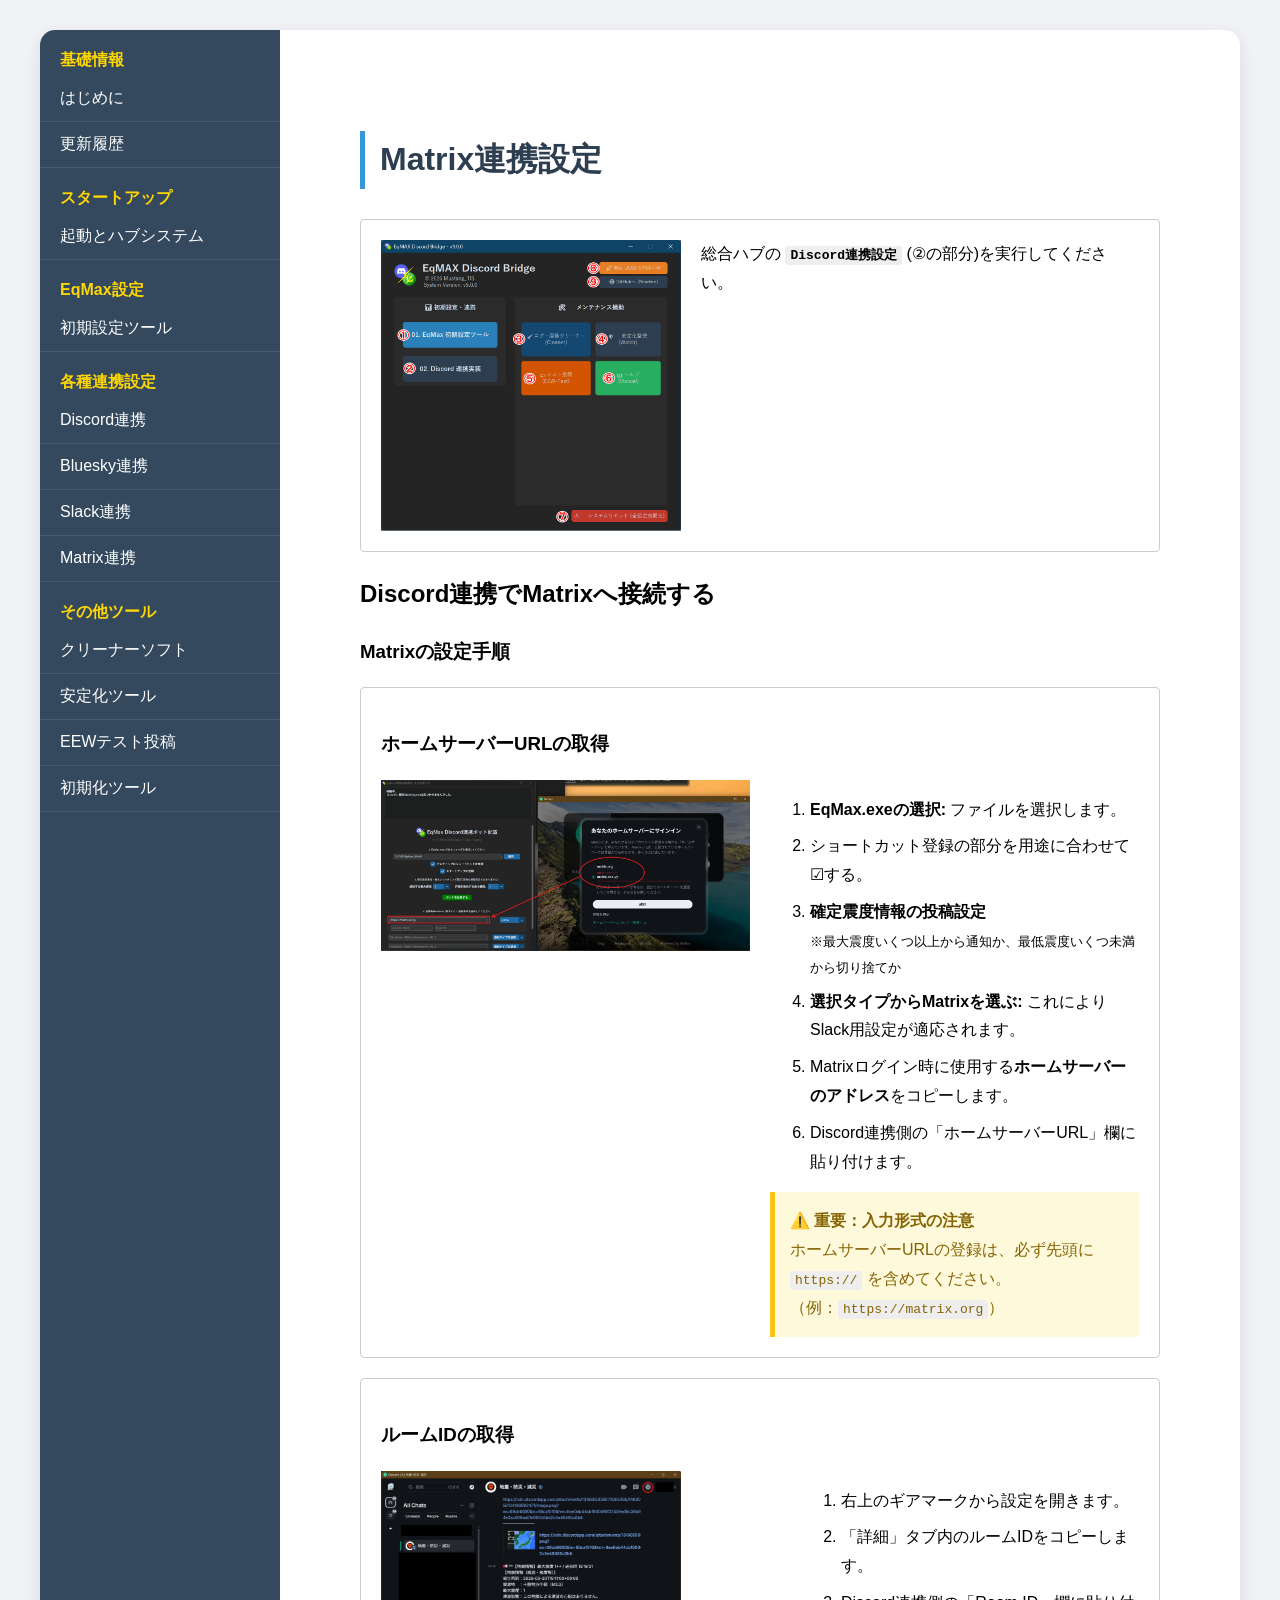
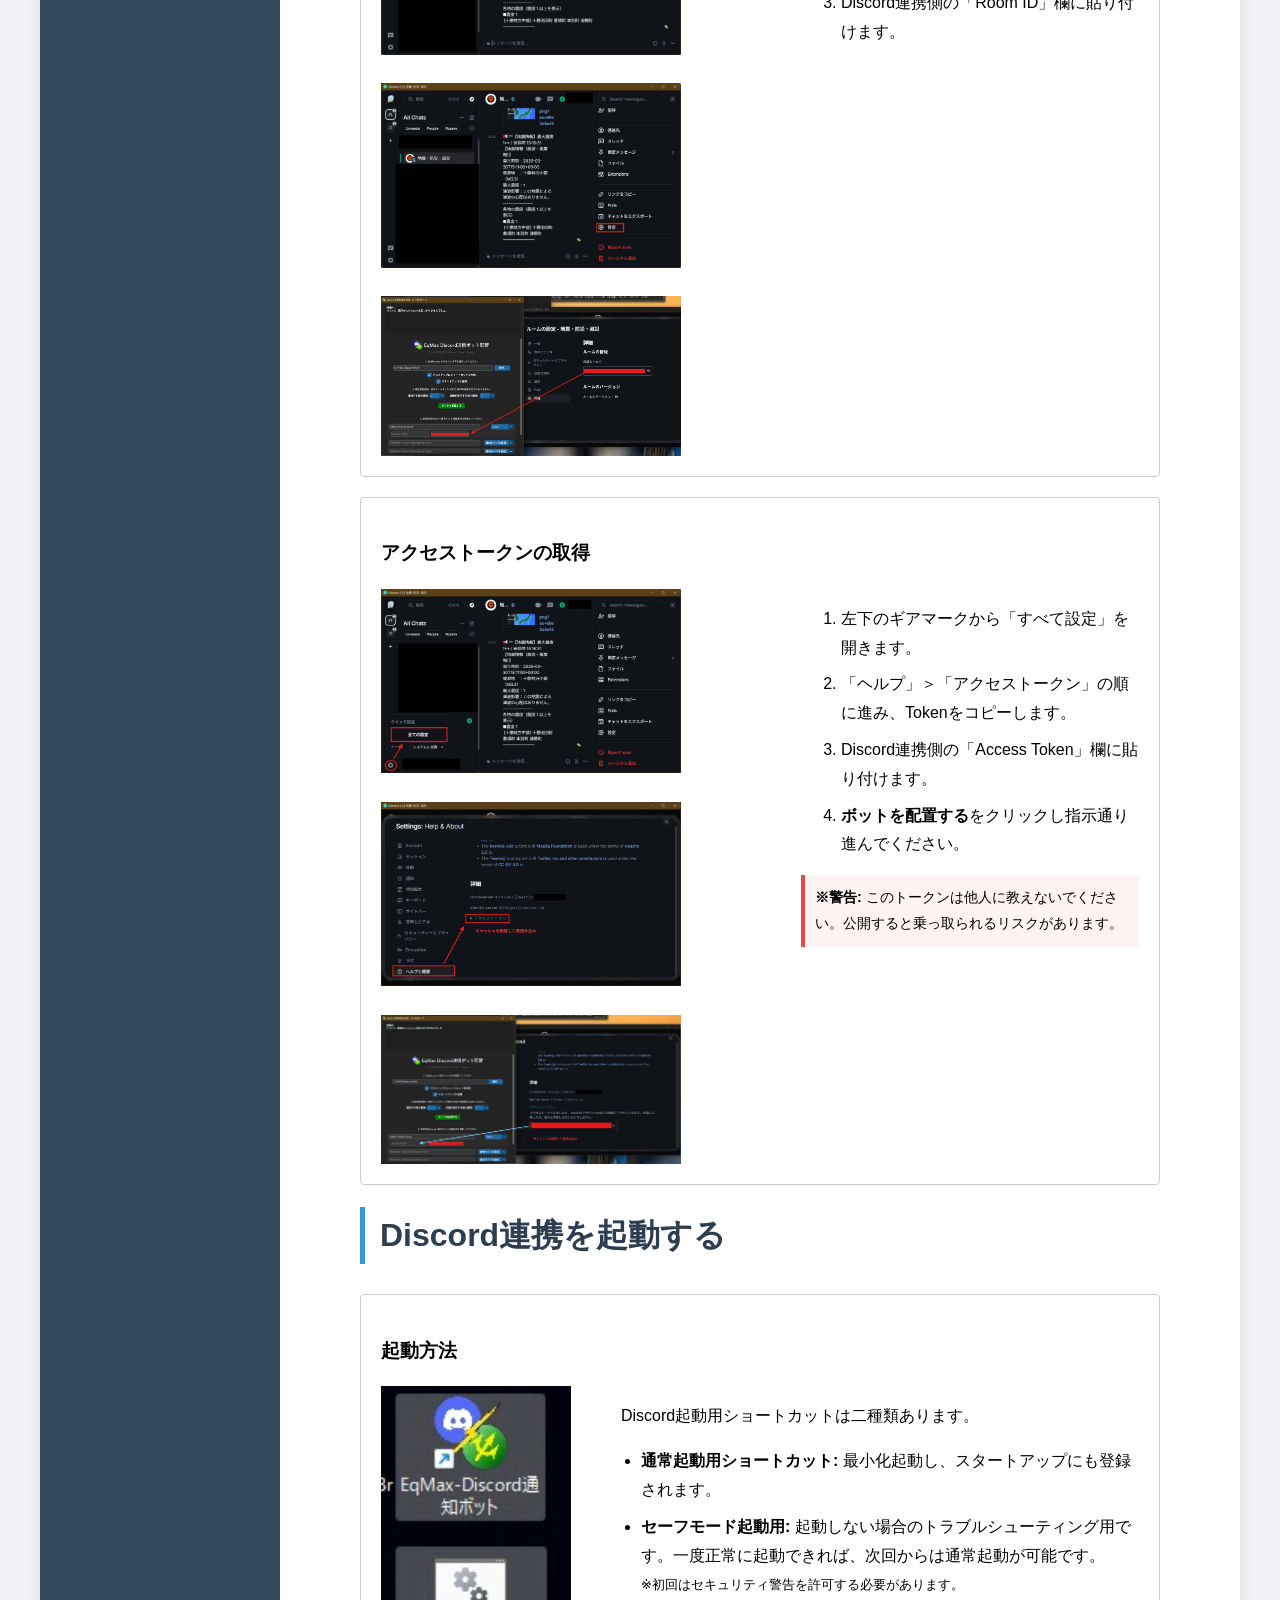
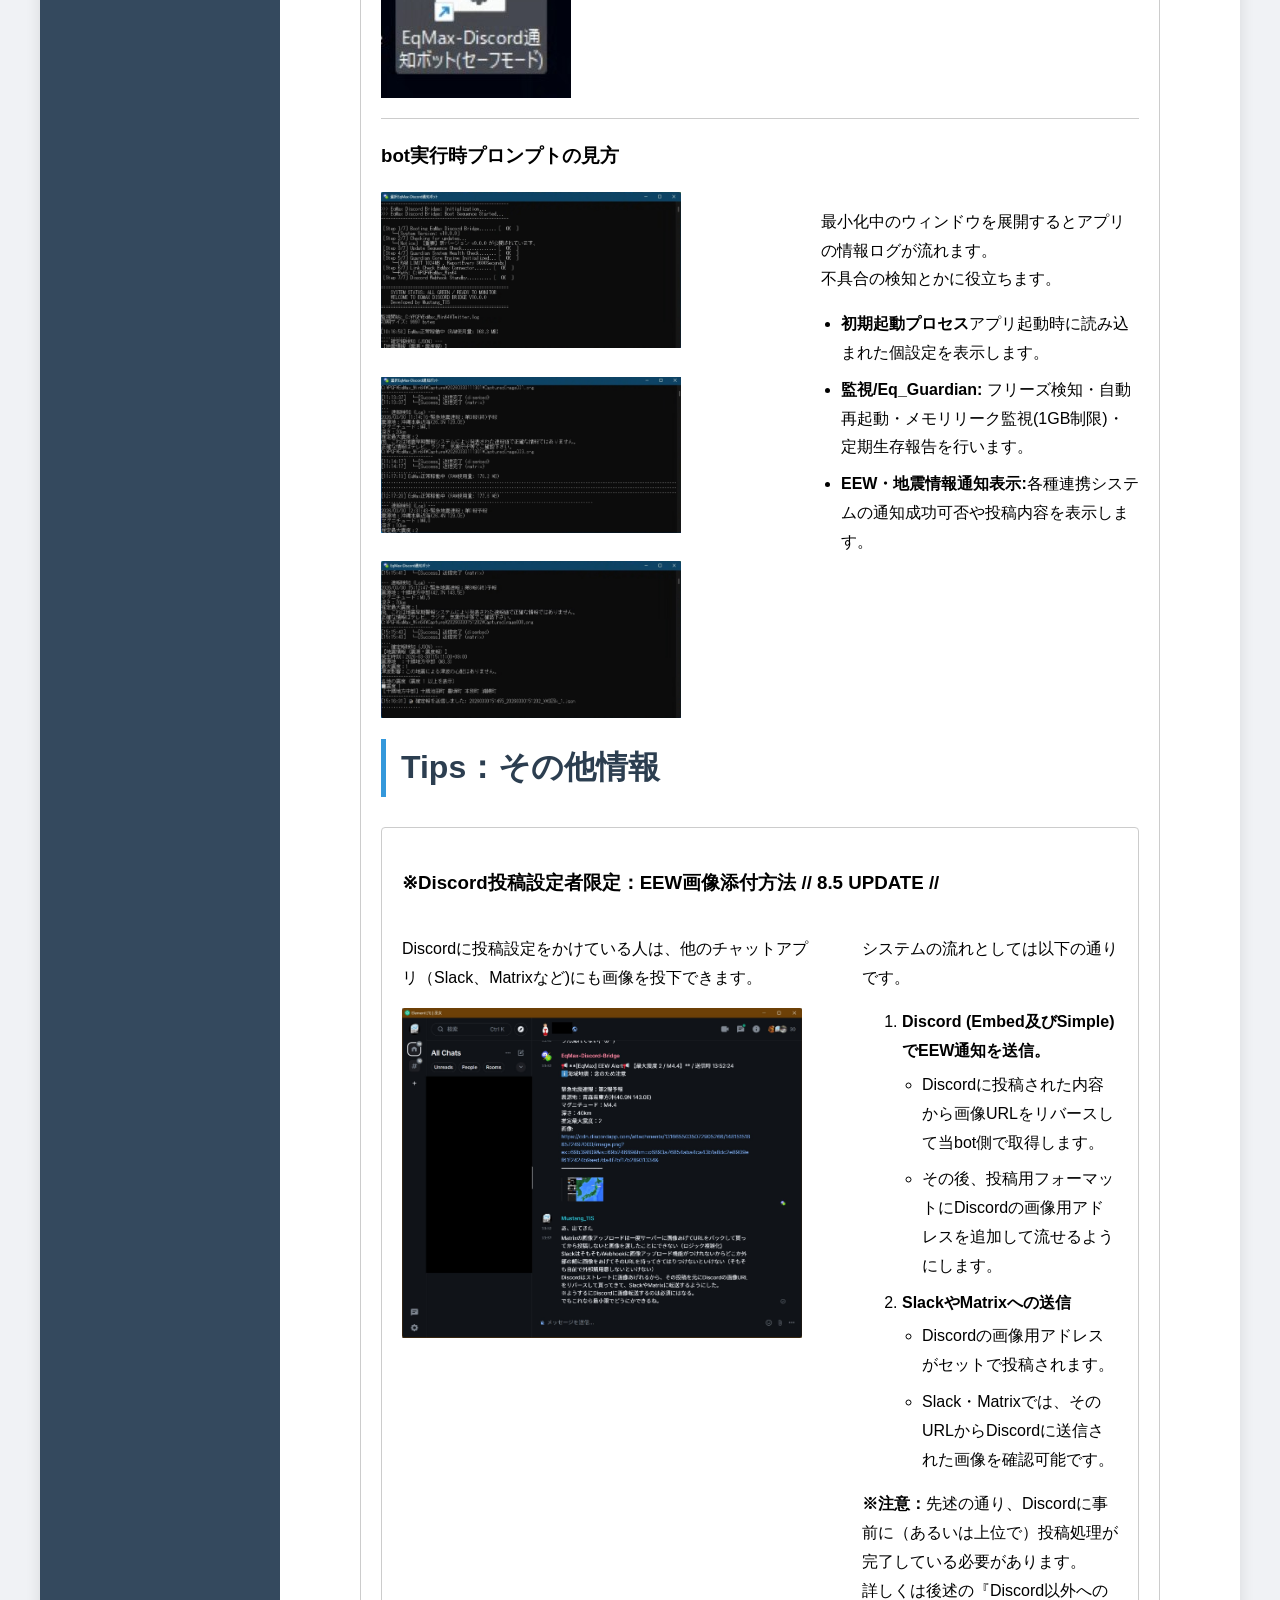
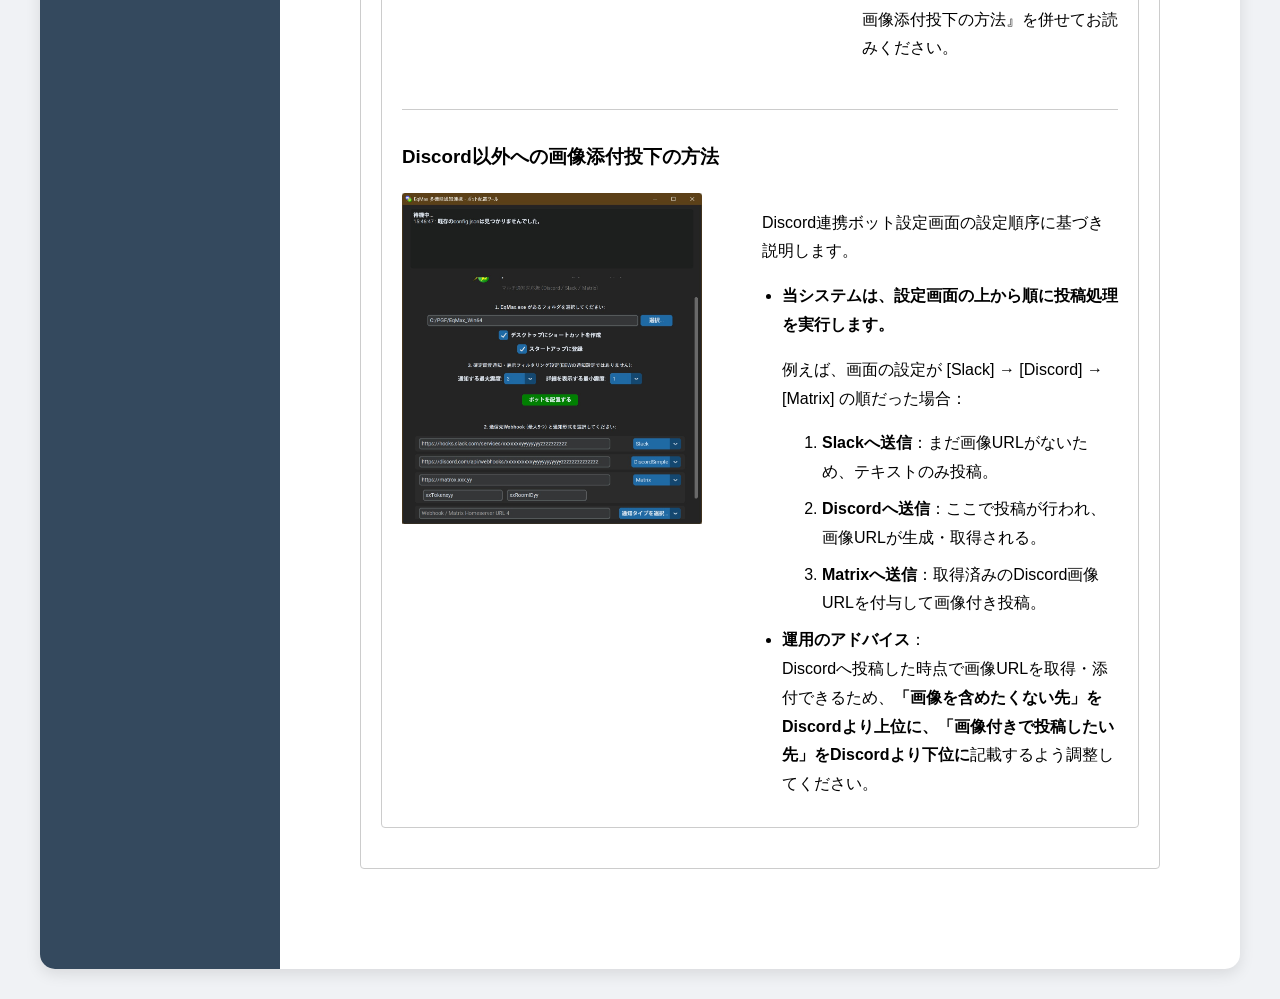
<file: Manual/Link-Matrix.html>
<!DOCTYPE html PUBLIC "-//W3C//DTD XHTML 1.0 Transitional//EN" "http://www.w3.org/TR/xhtml1/DTD/xhtml1-transitional.dtd">
<html xmlns="http://www.w3.org/1999/xhtml"><!-- InstanceBegin template="/Templates/main-Template-DWT.dwt" codeOutsideHTMLIsLocked="false" -->
<head>
<meta http-equiv="Content-Type" content="text/html; charset=utf-8" />
<!-- InstanceBeginEditable name="doctitle" -->
<title>各種連携：Matrix連携</title>
<!-- InstanceEndEditable -->
<link href="style.css" rel="stylesheet" type="text/css" />
<!-- InstanceBeginEditable name="head" -->
<!-- InstanceEndEditable -->
</head>

<body>
<div class="container">
  <div class="sidebar1">
    <div class="sidebar-title">基礎情報</div>
    <ul class="nav">
      <li><a href="Index.html">はじめに</a></li>
      <li><a href="ChangeLog.html">更新履歴</a></li>
    </ul>
    <div class="sidebar-title">スタートアップ</div>
    <ul class="nav">
      <li><a href="HUBSystem.html">起動とハブシステム</a></li>
    </ul>
    <div class="sidebar-title">EqMax設定</div>
    <ul class="nav">
      <li><a href="Initialize.html">初期設定ツール</a></li>
    </ul>
    <div class="sidebar-title">各種連携設定</div>
    <ul class="nav">
      <li><a href="Link-Discord.html">Discord連携</a></li>
      <li><a href="Link-Bluesky.html">Bluesky連携</a><a href="Link-Slack.html">Slack連携</a></li>
      <li><a href="Link-Matrix.html">Matrix連携</a></li>
    </ul>
    <div class="sidebar-title">その他ツール</div>
    <ul class="nav">
      <li><a href="Cleaner.html">クリーナーソフト</a></li>
      <li><a href="Watchdog.html">安定化ツール</a></li>
      <li><a href="EEWTest.html">EEWテスト投稿</a><a href="Reset.html">初期化ツール</a></li>
    </ul>
  </div>
  <div class="content"><!-- InstanceBeginEditable name="main_content" -->
    <div class="content">
    <h1>Matrix連携設定</h1>
    <div class="card">
        <div class="flex-container"><img src="image/HUBSystemMain.jpg"  alt="総合ハブ起動状態" width="300" />
          <div class="description">総合ハブの <code><strong>Discord連携設定</strong></code> (②の部分)を実行してください。 </div>
        </div>
      </div>
    <h2>Discord連携でMatrixへ接続する</h2>
    <h3>Matrixの設定手順</h3>
    <div class="card">
      <h3>ホームサーバーURLの取得</h3>
      <div class="flex-container">
        <div style="flex: 1;"><img src="image/MatrixURL.jpg"  alt="MatrixURL" width="500" /> </div>
        <div class="description" style="flex: 1;">
          <ol>
            <li><strong>EqMax.exeの選択:</strong> ファイルを選択します。</li>
            <li>ショートカット登録の部分を用途に合わせて☑する。</li>
            <li><strong>確定震度情報の投稿設定</strong><br />
              <small>※最大震度いくつ以上から通知か、最低震度いくつ未満から切り捨てか</small></li>
            <li><strong>選択タイプからMatrixを選ぶ:</strong> これによりSlack用設定が適応されます。</li>
            <li>Matrixログイン時に使用する<strong>ホームサーバーのアドレス</strong>をコピーします。</li>
            <li>Discord連携側の「ホームサーバーURL」欄に貼り付けます。</li>
          </ol>
          <div style="background: #fff9db; border-left: 5px solid #fcc419; padding: 15px; margin-top: 15px; color: #856404;"> <strong>⚠️ 重要：入力形式の注意</strong><br>
            ホームサーバーURLの登録は、必ず先頭に <code>https://</code> を含めてください。<br>
          （例：<code>https://matrix.org</code>） </div>
        </div>
      </div>
    </div>
    <div class="card">
      <h3>ルームIDの取得</h3>
      <div class="flex-container">
        <div style="flex: 0 0 400px;"> <img src="image/MatrixRoomID1.jpg"  alt="RoomID1" width="300" /><br /> 
        <img src="image/MatrixRoomID2.jpg"  alt="RoomID2" width="300" /> <br />
        <img src="image/MatrixRoomID3.jpg"  alt="RoomID3" width="300" /> </div>
        <div class="description">
          <ol>
            <li>右上のギアマークから設定を開きます。</li>
            <li>「詳細」タブ内のルームIDをコピーします。</li>
            <li>Discord連携側の「Room ID」欄に貼り付けます。</li>
          </ol>
        </div>
      </div>
    </div>
    <div class="card">
      <h3>アクセストークンの取得</h3>
      <div class="flex-container">
        <div style="flex: 0 0 400px;"> <img src="image/MatrixToken1.jpg"  alt="MatrixToken1" width="300" /><br /> 
        <img src="image/MatrixToken2.jpg"  alt="MatrixToken2" width="300" /><br /> 
        <img src="image/MatrixToken3.jpg"  alt="MatrixToken3" width="300" /> </div>
        <div class="description">
          <ol>
            <li>左下のギアマークから「すべて設定」を開きます。</li>
            <li>「ヘルプ」＞「アクセストークン」の順に進み、Tokenをコピーします。</li>
            <li>Discord連携側の「Access Token」欄に貼り付けます。</li>
            <li><strong>ボットを配置する</strong>をクリックし指示通り進んでください。</li>
          </ol>
          <div style="background:#fff3f3; padding:10px; border-left:4px solid #e74c3c; margin-top:10px;">
            <p style="margin:0; font-size:0.9em;"><strong>※警告:</strong> このトークンは他人に教えないでください。公開すると乗っ取られるリスクがあります。</p>
          </div>
        </div>
      </div>
    </div>
    <h1>Discord連携を起動する</h1>
    <div class="card">
      <h3>起動方法</h3>
      <div class="flex-container">
        <div style="flex: 0 0 220px;"> <img src="image/DiscordBridgeicon.jpg"  alt="起動用アイコン" /> </div>
        <div class="description">
          <p>Discord起動用ショートカットは二種類あります。</p>
          <ul>
            <li><strong>通常起動用ショートカット:</strong> 最小化起動し、スタートアップにも登録されます。</li>
            <li><strong>セーフモード起動用:</strong> 起動しない場合のトラブルシューティング用です。一度正常に起動できれば、次回からは通常起動が可能です。<br>
              <small>※初回はセキュリティ警告を許可する必要があります。</small></li>
          </ul>
        </div>
      </div>
      <hr style="margin: 20px 0; border: 0; border-top: 1px solid #ccc;">
      <h3>bot実行時プロンプトの見方</h3>
      <div class="flex-container">
        <div style="flex: 0 0 420px;"><img src="image/DiscordBridgePrompt1.jpg"  alt="botプロンプト" width="300" /><br />
          <img src="image/DiscordBridgePrompt2.jpg"  alt="botプロンプト" width="300" /><br />
          <img src="image/DiscordBridgePrompt3.jpg"  alt="botプロンプト" width="300" /></div>
        <div class="description">
          <p>最小化中のウィンドウを展開するとアプリの情報ログが流れます。<br />
            不具合の検知とかに役立ちます。</p>
          <ul>
            <li><strong>初期起動プロセス</strong>アプリ起動時に読み込まれた個設定を表示します。</li>
            <li><strong>監視/Eq_Guardian:</strong> フリーズ検知・自動再起動・メモリリーク監視(1GB制限)・定期生存報告を行います。</li>
            <li><strong>EEW・地震情報通知表示:</strong>各種連携システムの通知成功可否や投稿内容を表示します。</li>
          </ul>
        </div>
      </div>
      <h1>Tips：その他情報</h1>
      <div></div>
      <div class="card">
        <h3>※Discord投稿設定者限定：EEW画像添付方法 // 8.5 UPDATE //</h3>
        <div class="flex-container">
          <div style="flex: 0 0 420px; padding-right: 20px;">
            <p>Discordに投稿設定をかけている人は、他のチャットアプリ（Slack、Matrixなど)にも画像を投下できます。</p>
            <img src="image/MatrixSlide.jpg" alt="画像投稿イメージ(Matrix)" width="400" /> </div>
          <div class="description">
            <p>システムの流れとしては以下の通りです。</p>
            <ol>
              <li><strong>Discord (Embed及びSimple) でEEW通知を送信。</strong>
                <ul>
                  <li>Discordに投稿された内容から画像URLをリバースして当bot側で取得します。</li>
                  <li>その後、投稿用フォーマットにDiscordの画像用アドレスを追加して流せるようにします。</li>
                </ul>
              </li>
              <li><strong>SlackやMatrixへの送信</strong>
                <ul>
                  <li>Discordの画像用アドレスがセットで投稿されます。</li>
                  <li>Slack・Matrixでは、そのURLからDiscordに送信された画像を確認可能です。</li>
                </ul>
              </li>
            </ol>
            <p><strong>※注意：</strong>先述の通り、Discordに事前に（あるいは上位で）投稿処理が完了している必要があります。<br />
              詳しくは後述の『Discord以外への画像添付投下の方法』を併せてお読みください。</p>
          </div>
        </div>
        <hr style="margin: 30px 0; border: 0; border-top: 1px solid #ccc;">
        <h3>Discord以外への画像添付投下の方法</h3>
        <div class="flex-container">
          <div style="flex: 0 0 320px; padding-right: 20px;"> <img src="image/SlideTempSettings.jpg" alt="botプロンプト" width="300" /> </div>
          <div class="description">
            <p>Discord連携ボット設定画面の設定順序に基づき説明します。</p>
            <ul>
              <li><strong>当システムは、設定画面の上から順に投稿処理を実行します。</strong>
                <p>例えば、画面の設定が [Slack] → [Discord] → [Matrix] の順だった場合：</p>
                <ol>
                  <li><strong>Slackへ送信</strong>：まだ画像URLがないため、テキストのみ投稿。</li>
                  <li><strong>Discordへ送信</strong>：ここで投稿が行われ、画像URLが生成・取得される。</li>
                  <li><strong>Matrixへ送信</strong>：取得済みのDiscord画像URLを付与して画像付き投稿。</li>
                </ol>
              </li>
              <li><strong>運用のアドバイス</strong>： <br>
                Discordへ投稿した時点で画像URLを取得・添付できるため、<strong>「画像を含めたくない先」をDiscordより上位に、「画像付きで投稿したい先」をDiscordより下位に</strong>記載するよう調整してください。 </li>
            </ul>
          </div>
        </div>
      </div>
    </div>
    <!-- InstanceEndEditable --><!-- end .content --></div>
  <!-- end .container --></div>
</body>
<!-- InstanceEnd --></html>
</file>
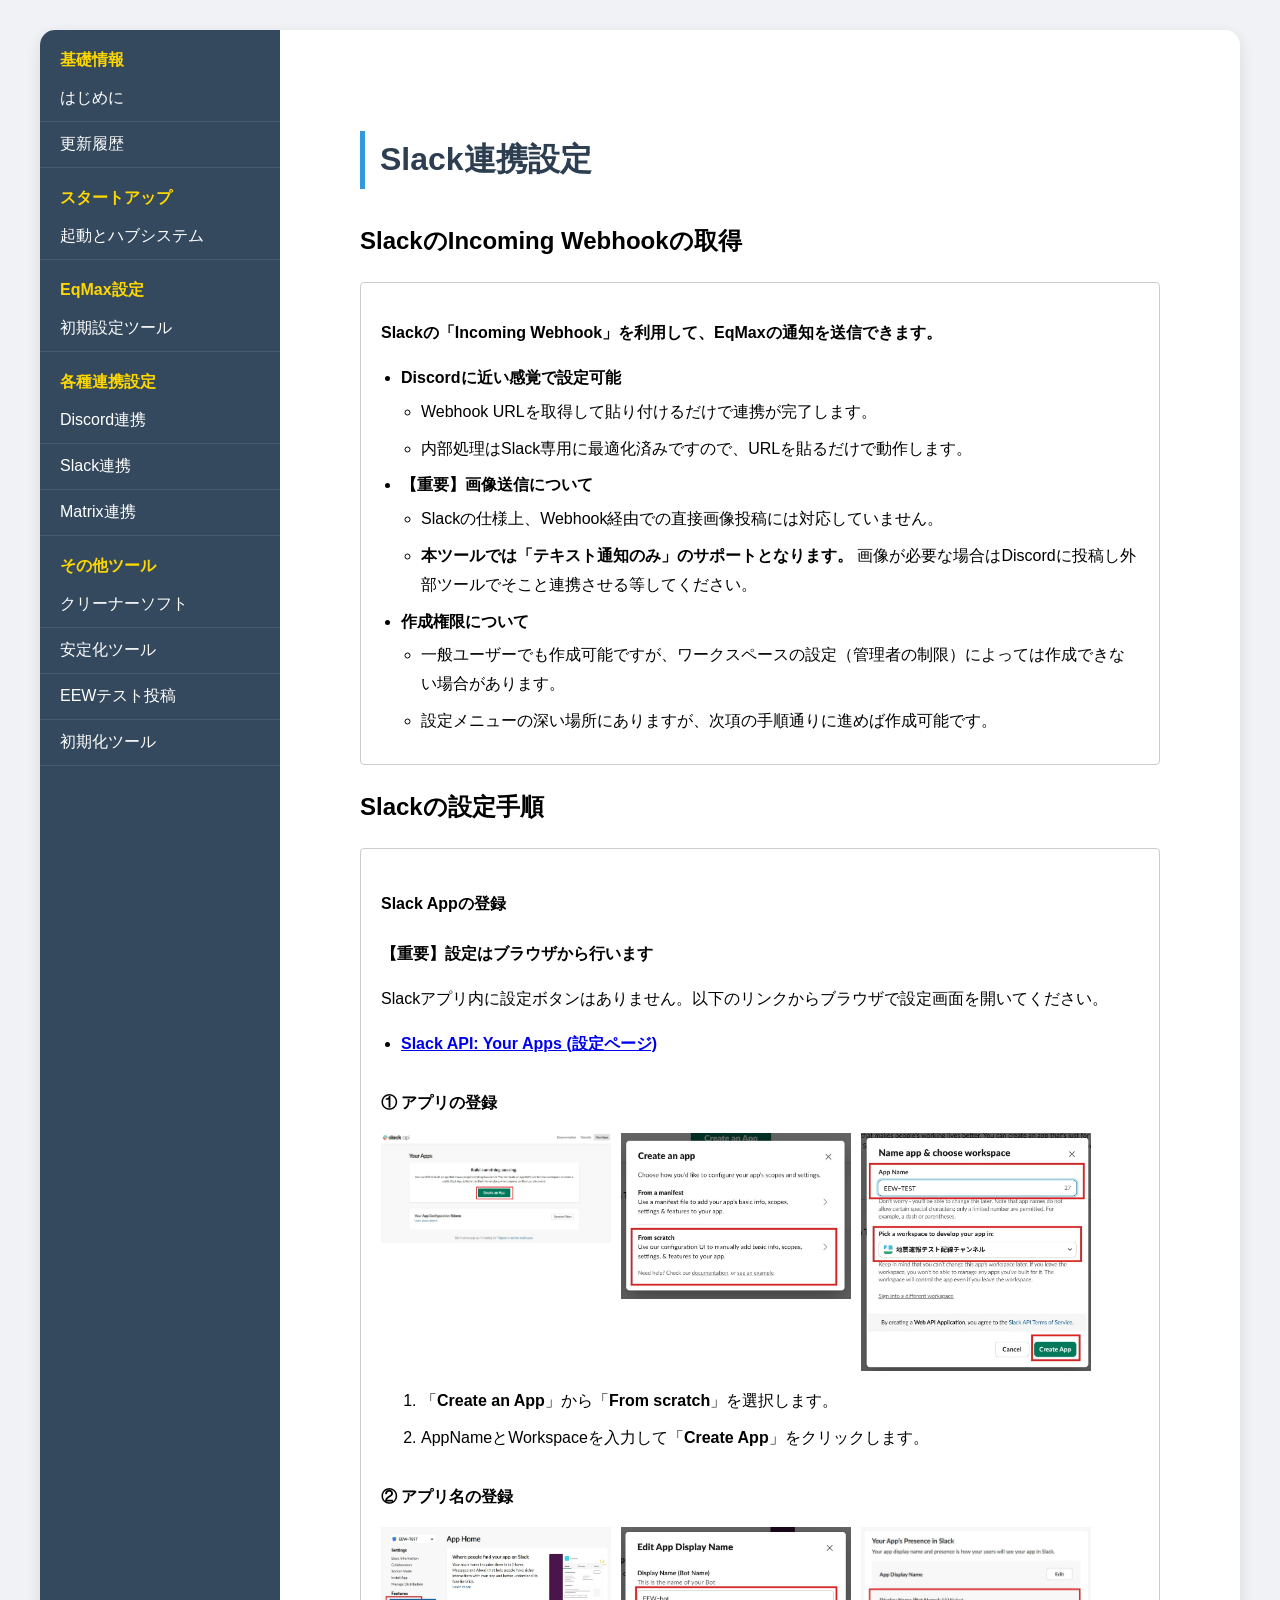
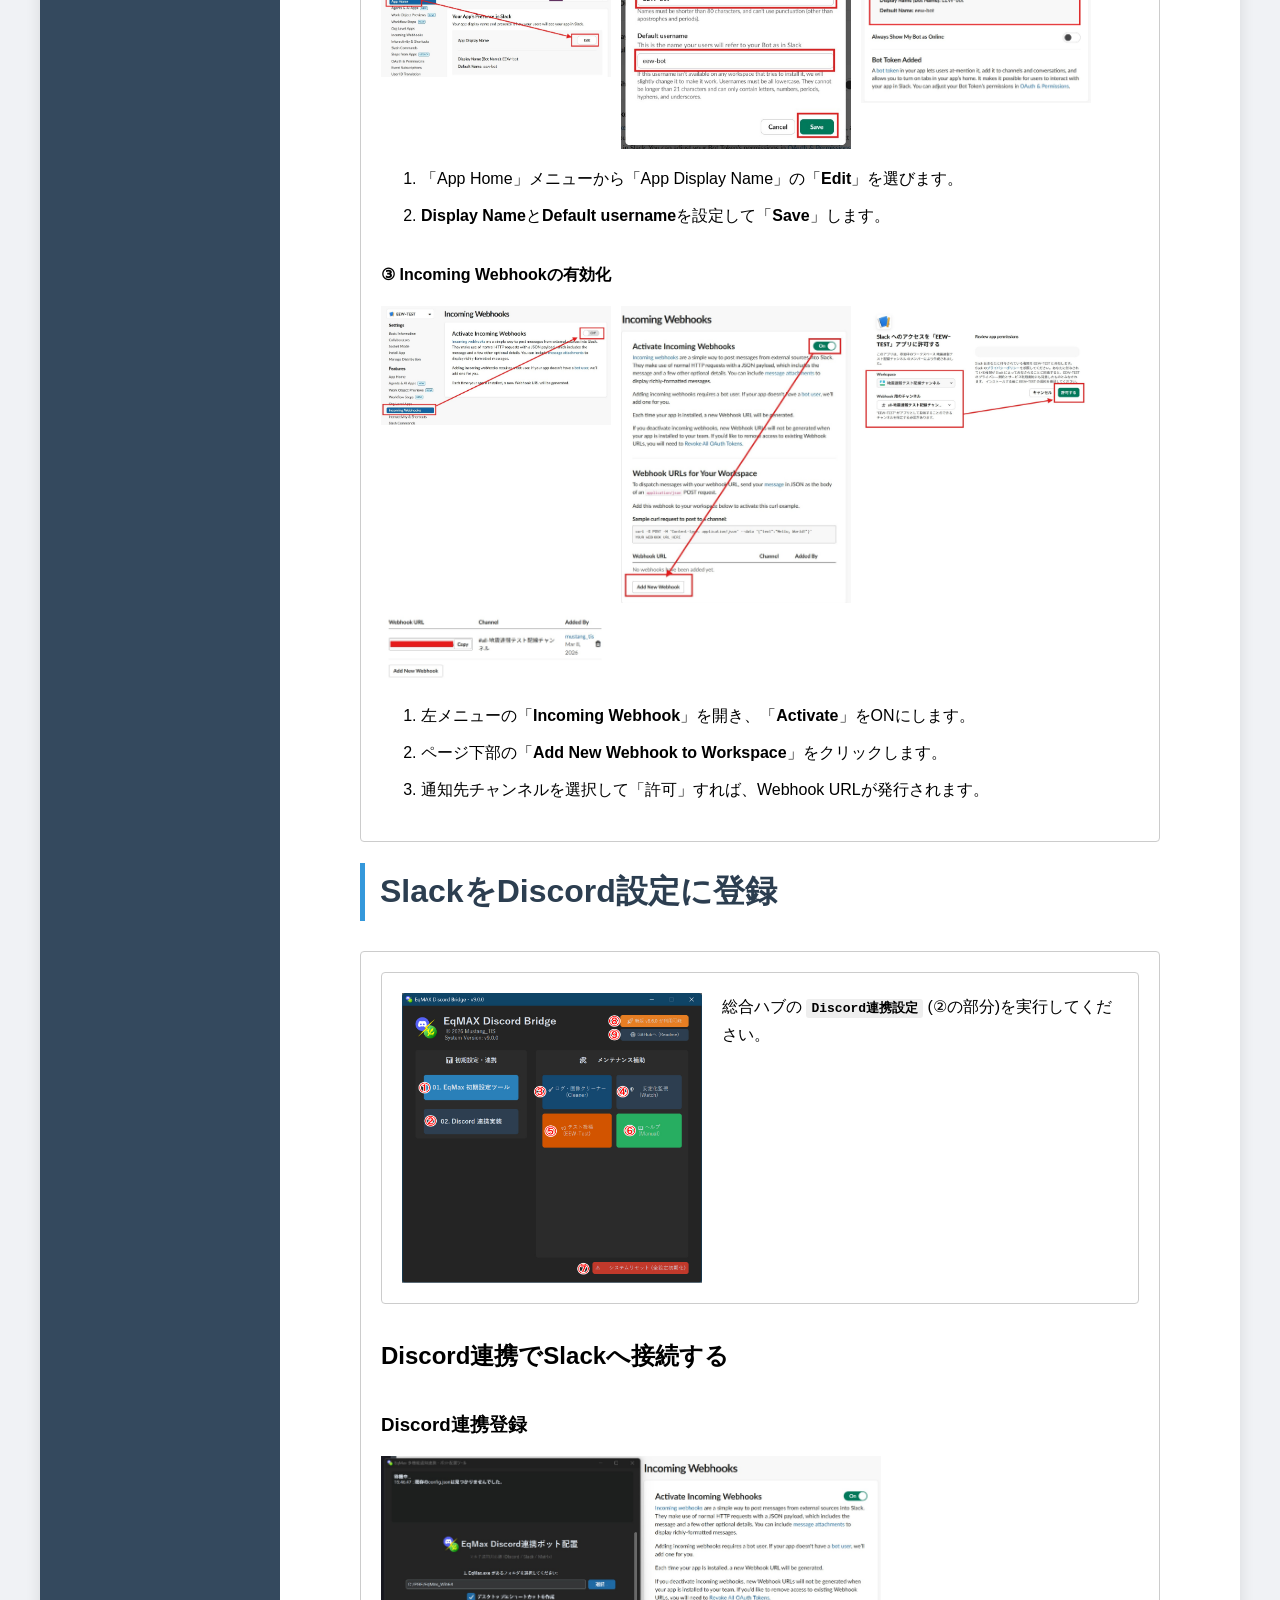
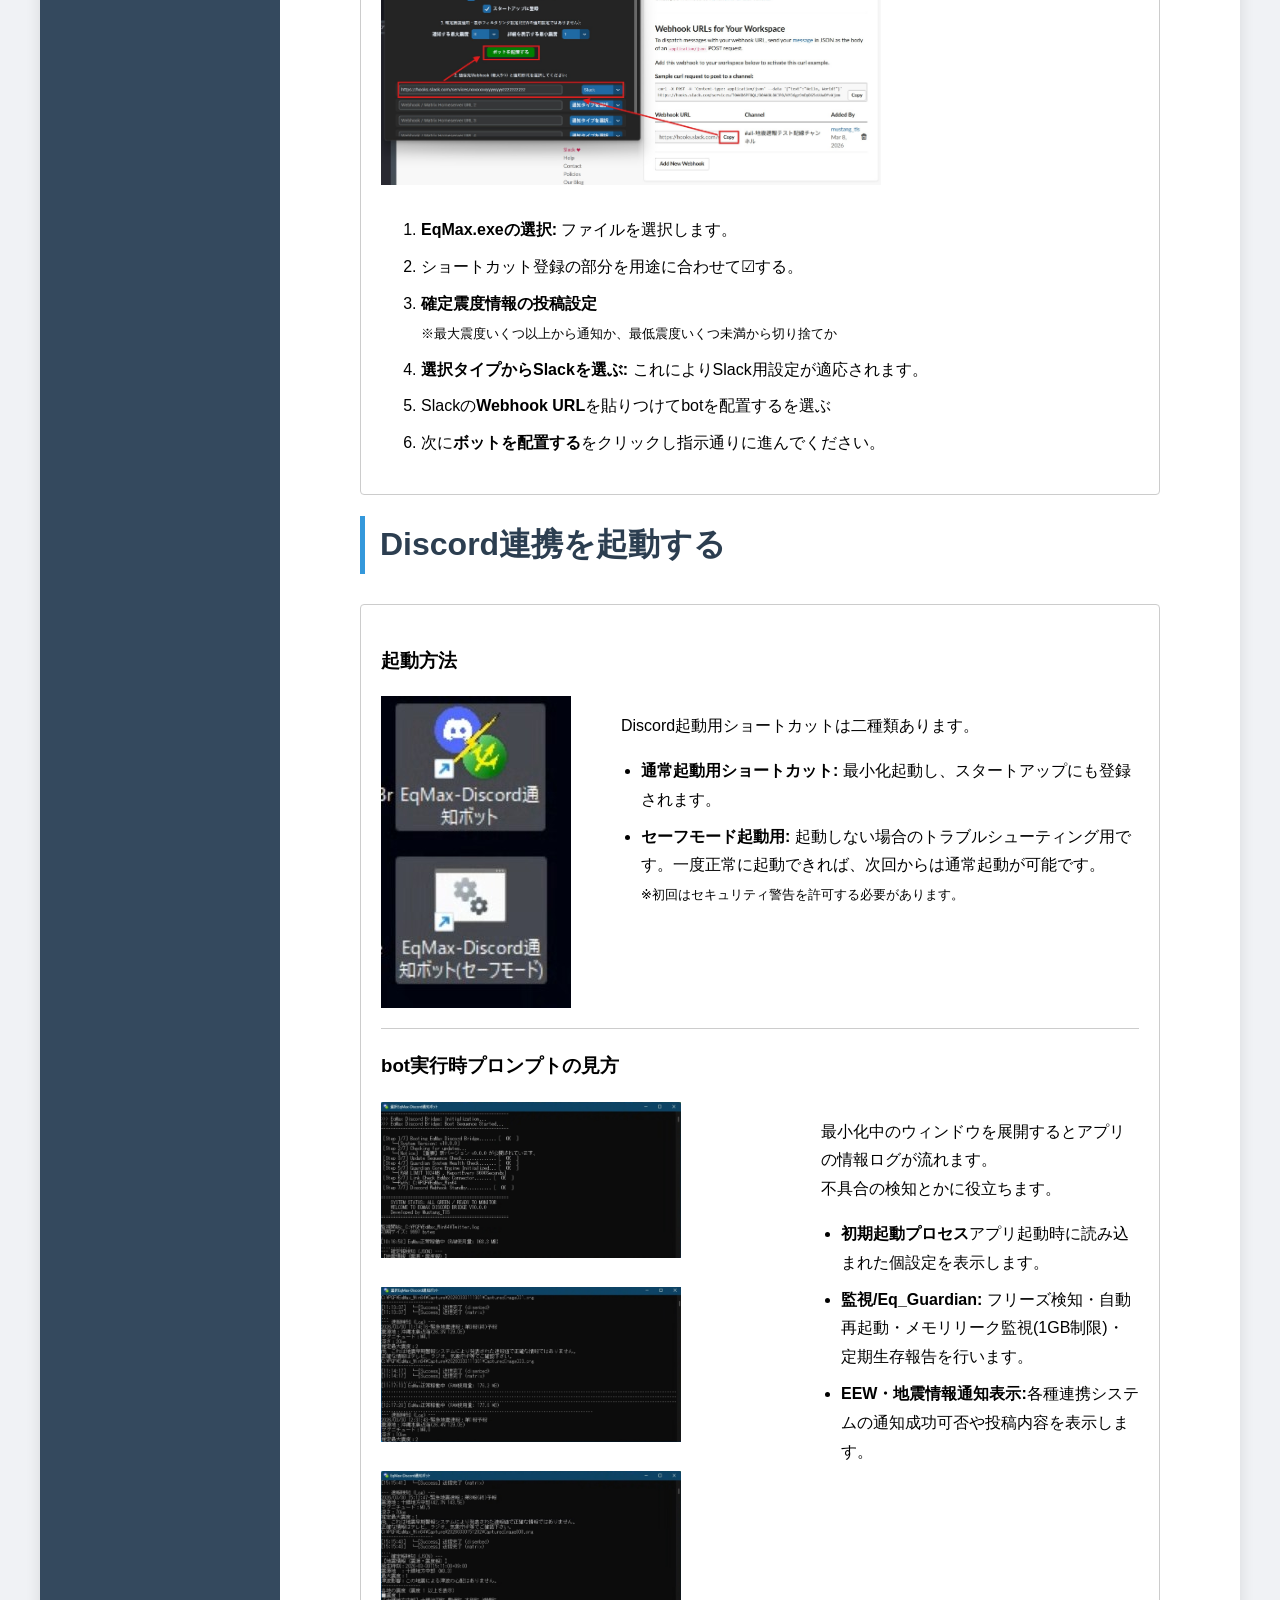
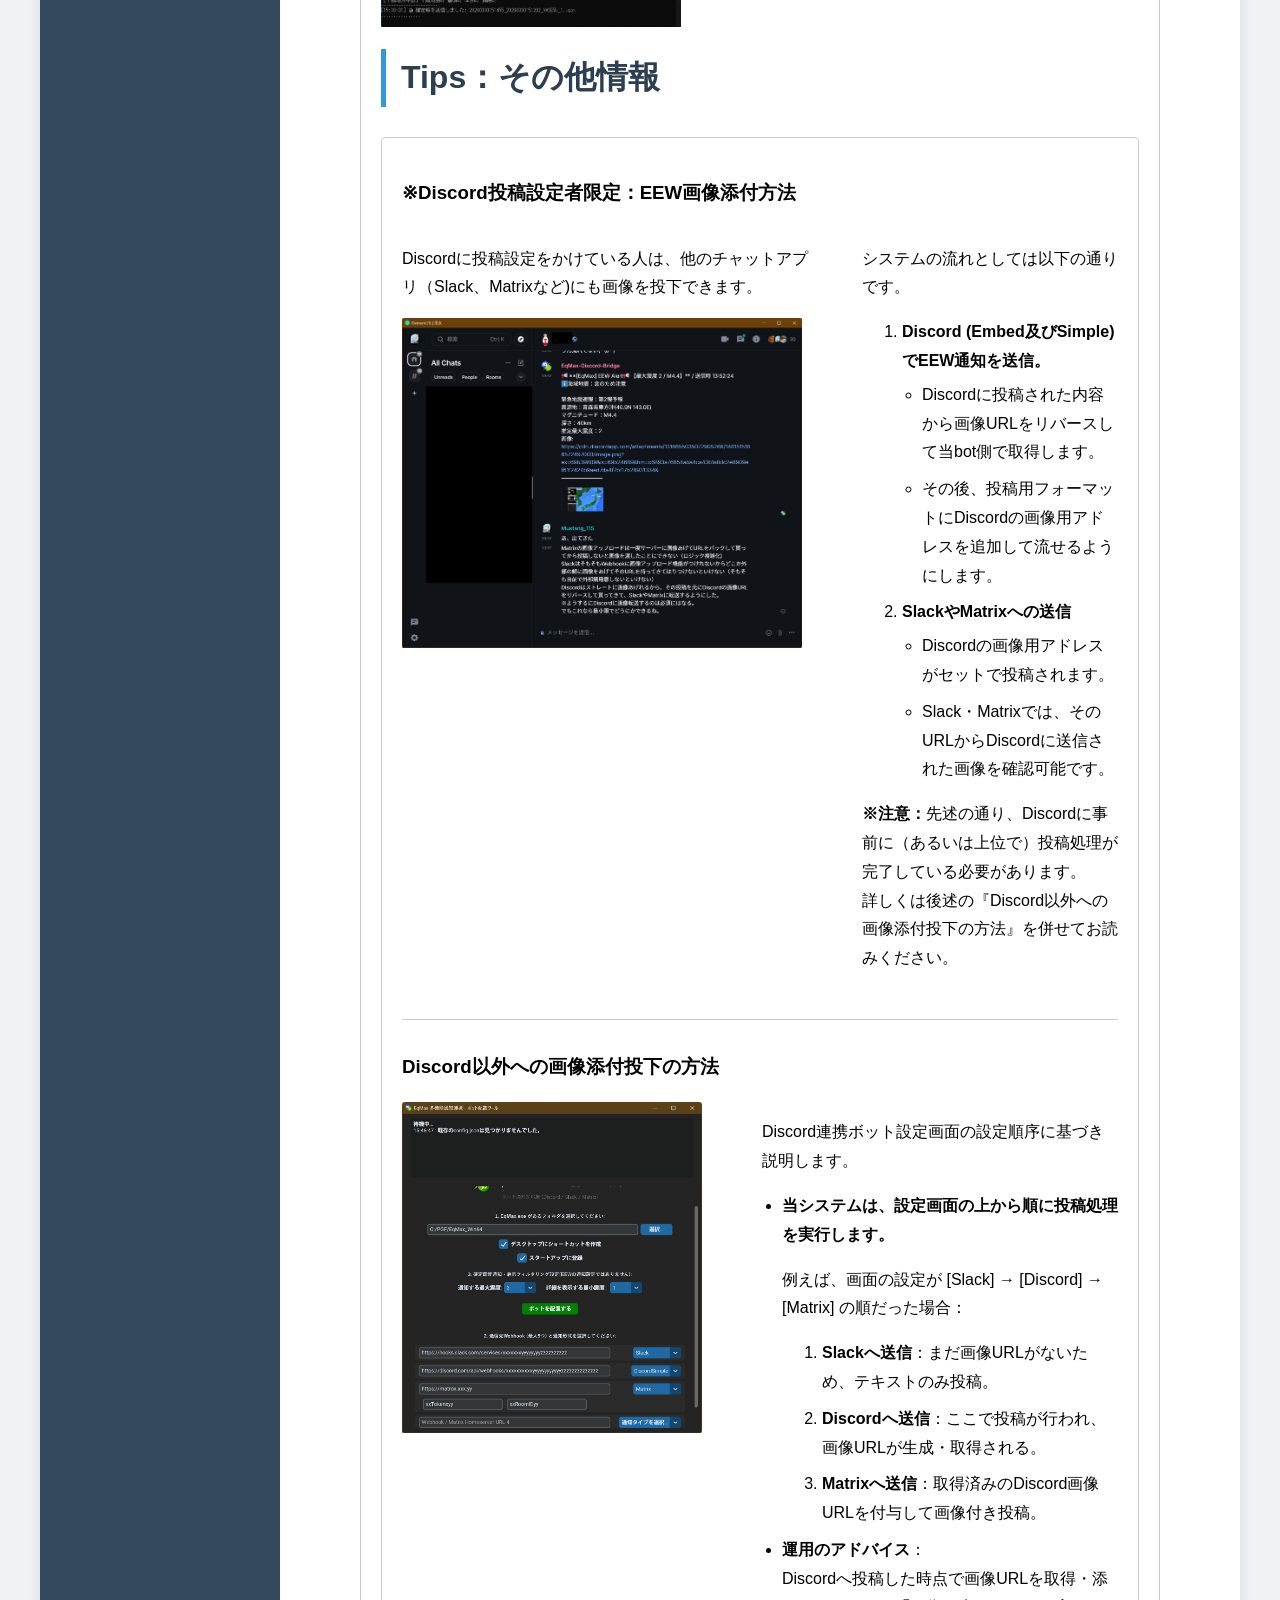
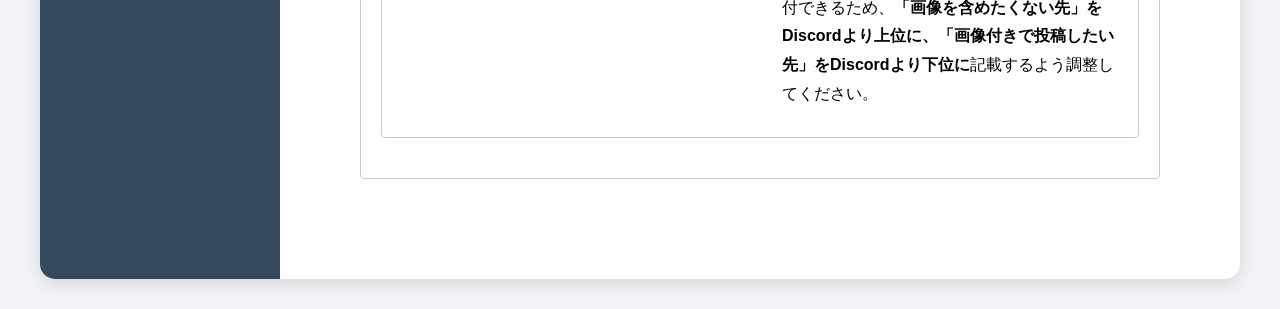
<file: Manual/Link-Slack.html>
<!DOCTYPE html PUBLIC "-//W3C//DTD XHTML 1.0 Transitional//EN" "http://www.w3.org/TR/xhtml1/DTD/xhtml1-transitional.dtd">
<html xmlns="http://www.w3.org/1999/xhtml"><!-- InstanceBegin template="/Templates/main-Template-DWT.dwt" codeOutsideHTMLIsLocked="false" -->
<head>
<meta http-equiv="Content-Type" content="text/html; charset=utf-8" />
<!-- InstanceBeginEditable name="doctitle" -->
<title>各種連携：Slack連携</title>
<!-- InstanceEndEditable -->
<link href="style.css" rel="stylesheet" type="text/css" />
<!-- InstanceBeginEditable name="head" -->
<!-- InstanceEndEditable -->
</head>

<body>
<div class="container">
  <div class="sidebar1">
    <div class="sidebar-title">基礎情報</div>
    <ul class="nav">
      <li><a href="Index.html">はじめに</a></li>
      <li><a href="ChangeLog.html">更新履歴</a></li>
    </ul>
    <div class="sidebar-title">スタートアップ</div>
    <ul class="nav">
      <li><a href="HUBSystem.html">起動とハブシステム</a></li>
    </ul>
    <div class="sidebar-title">EqMax設定</div>
    <ul class="nav">
      <li><a href="Initialize.html">初期設定ツール</a></li>
    </ul>
    <div class="sidebar-title">各種連携設定</div>
    <ul class="nav">
      <li><a href="Link-Discord.html">Discord連携</a></li>
      <li><a href="Link-Slack.html">Slack連携</a></li>
      <li><a href="Link-Matrix.html">Matrix連携</a></li>
    </ul>
    <div class="sidebar-title">その他ツール</div>
    <ul class="nav">
      <li><a href="Cleaner.html">クリーナーソフト</a></li>
      <li><a href="Watchdog.html">安定化ツール</a></li>
      <li><a href="EEWTest.html">EEWテスト投稿</a><a href="Reset.html">初期化ツール</a></li>
    </ul>
  </div>
  <div class="content"><!-- InstanceBeginEditable name="main_content" -->
    <div class="content">
    <h1>Slack連携設定</h1>
    <h2>SlackのIncoming Webhookの取得</h2>
    <div class="card">
      <div class="flex-container">
        <div class="description">
          <p><strong>Slackの「Incoming Webhook」を利用して、EqMaxの通知を送信できます。</strong></p>
          <ul>
            <li><strong>Discordに近い感覚で設定可能</strong>
              <ul>
                <li>Webhook URLを取得して貼り付けるだけで連携が完了します。</li>
                <li>内部処理はSlack専用に最適化済みですので、URLを貼るだけで動作します。</li>
              </ul>
            </li>
            <li><strong>【重要】画像送信について</strong>
              <ul>
                <li>Slackの仕様上、Webhook経由での直接画像投稿には対応していません。</li>
                <li><strong>本ツールでは「テキスト通知のみ」のサポートとなります。</strong> 画像が必要な場合はDiscordに投稿し外部ツールでそこと連携させる等してください。</li>
              </ul>
            </li>
            <li><strong>作成権限について</strong>
              <ul>
                <li>一般ユーザーでも作成可能ですが、ワークスペースの設定（管理者の制限）によっては作成できない場合があります。</li>
                <li>設定メニューの深い場所にありますが、次項の手順通りに進めば作成可能です。</li>
              </ul>
            </li>
          </ul>
        </div>
      </div>
    </div>
    <h2>Slackの設定手順</h2>
    <div class="card">
      <h4>Slack Appの登録</h4>
      <div class="description">
        <p><strong>【重要】設定はブラウザから行います</strong></p>
        <p>Slackアプリ内に設定ボタンはありません。以下のリンクからブラウザで設定画面を開いてください。</p>
        <ul>
          <li><a href="https://api.slack.com/apps" target="_blank"><strong>Slack API: Your Apps (設定ページ)</strong></a></li>
        </ul>
      </div>
      <div style="margin-top: 30px;">
        <p><strong>① アプリの登録</strong></p>
        <div style="display: flex; gap: 10px; flex-wrap: wrap; align-items: flex-start; margin-bottom: 10px;"> <img src="image/SlackApp1.jpg" alt="登録1" width="230" style="width: 230px; height: auto; display: block;" /> <img src="image/SlackApp2.jpg" alt="登録2" width="230" style="width: 230px; height: auto; display: block;" /> <img src="image/SlackApp3.jpg" alt="登録3" width="230" style="width: 230px; height: auto; display: block;" /> </div>
        <ol>
          <li>「<strong>Create an App</strong>」から「<strong>From scratch</strong>」を選択します。</li>
          <li>AppNameとWorkspaceを入力して「<strong>Create App</strong>」をクリックします。</li>
        </ol>
      </div>
      <div style="margin-top: 30px;">
        <p><strong>② アプリ名の登録</strong></p>
        <div style="display: flex; gap: 10px; flex-wrap: wrap; align-items: flex-start; margin-bottom: 10px;"> <img src="image/SlackApp4.jpg" alt="名称設定1" width="230" style="width: 230px; height: auto; display: block;" /> <img src="image/SlackApp5.jpg" alt="名称設定2" width="230" style="width: 230px; height: auto; display: block;" /> <img src="image/SlackApp6.jpg" alt="名称設定3" width="230" style="width: 230px; height: auto; display: block;" /> </div>
        <ol>
          <li>「App Home」メニューから「App Display Name」の「<strong>Edit</strong>」を選びます。</li>
          <li><strong>Display Name</strong>と<strong>Default username</strong>を設定して「<strong>Save</strong>」します。</li>
        </ol>
      </div>
      <div style="margin-top: 30px;">
        <p><strong>③ Incoming Webhookの有効化</strong></p>
        <div style="display: flex; gap: 10px; flex-wrap: wrap; align-items: flex-start; margin-bottom: 10px;"> <img src="image/SlackApp7.jpg" alt="Webhook1" width="230" style="width: 230px; height: auto; display: block;" /> <img src="image/SlackApp8.jpg" alt="Webhook2" width="230" style="width: 230px; height: auto; display: block;" /> <img src="image/SlackApp9.jpg" alt="Webhook3" width="230" style="width: 230px; height: auto; display: block;" /> <img src="image/SlackApp10.jpg" alt="Webhook4" width="230" style="width: 230px; height: auto; display: block;" /> </div>
        <ol>
          <li>左メニューの「<strong>Incoming Webhook</strong>」を開き、「<strong>Activate</strong>」をONにします。</li>
          <li>ページ下部の「<strong>Add New Webhook to Workspace</strong>」をクリックします。</li>
          <li>通知先チャンネルを選択して「許可」すれば、Webhook URLが発行されます。</li>
        </ol>
      </div>
    </div>
    <h1>SlackをDiscord設定に登録</h1>
    <div class="card">
      <div class="card">
        <div class="flex-container"><img src="image/HUBSystemMain.jpg"  alt="総合ハブ起動状態" width="300" />
          <div class="description">総合ハブの <code><strong>Discord連携設定</strong></code> (②の部分)を実行してください。 </div>
        </div>
      </div>
      <h2 style="margin-top: 30px;">Discord連携でSlackへ接続する</h2>
      <div style="margin-top: 30px;">
        <h3 style="margin-bottom: 15px;">Discord連携登録</h3>
        <div style="display: flex; gap: 15px; align-items: flex-start; flex-wrap: wrap;"> <img src="image/SlackAppA10.jpg" alt="Discord連携登録" width="500" />
          <div style="flex: 1; min-width: 400px;">
            <ol>
              
              <li><strong>EqMax.exeの選択:</strong> ファイルを選択します。</li>
              <li>ショートカット登録の部分を用途に合わせて☑する。</li>
              <li><strong>確定震度情報の投稿設定</strong><br />
                <small>※最大震度いくつ以上から通知か、最低震度いくつ未満から切り捨てか</small></li>
              <li><strong>選択タイプからSlackを選ぶ:</strong> これによりSlack用設定が適応されます。</li>
              <li>Slackの<strong>Webhook URL</strong>を貼りつけてbotを配置するを選ぶ</li>
              <li>次に<strong>ボットを配置する</strong>をクリックし指示通りに進んでください。</li>
            </ol>
          </div>
        </div>
      </div>
    </div>
    <h1>Discord連携を起動する</h1>
    <div class="card">
      <h3>起動方法</h3>
      <div class="flex-container">
        <div style="flex: 0 0 220px;"> <img src="image/DiscordBridgeicon.jpg"  alt="起動用アイコン" /> </div>
        <div class="description">
          <p>Discord起動用ショートカットは二種類あります。</p>
          <ul>
            <li><strong>通常起動用ショートカット:</strong> 最小化起動し、スタートアップにも登録されます。</li>
            <li><strong>セーフモード起動用:</strong> 起動しない場合のトラブルシューティング用です。一度正常に起動できれば、次回からは通常起動が可能です。<br>
              <small>※初回はセキュリティ警告を許可する必要があります。</small></li>
          </ul>
        </div>
      </div>
      <hr style="margin: 20px 0; border: 0; border-top: 1px solid #ccc;">
      <h3>bot実行時プロンプトの見方</h3>
      <div class="flex-container">
        <div style="flex: 0 0 420px;"><img src="image/DiscordBridgePrompt1.jpg"  alt="botプロンプト" width="300" /><br />
          <img src="image/DiscordBridgePrompt2.jpg"  alt="botプロンプト" width="300" /><br />
          <img src="image/DiscordBridgePrompt3.jpg"  alt="botプロンプト" width="300" /></div>
        <div class="description">
          <p>最小化中のウィンドウを展開するとアプリの情報ログが流れます。<br />
            不具合の検知とかに役立ちます。</p>
          <ul>
            <li><strong>初期起動プロセス</strong>アプリ起動時に読み込まれた個設定を表示します。</li>
            <li><strong>監視/Eq_Guardian:</strong> フリーズ検知・自動再起動・メモリリーク監視(1GB制限)・定期生存報告を行います。</li>
            <li><strong>EEW・地震情報通知表示:</strong>各種連携システムの通知成功可否や投稿内容を表示します。</li>
          </ul>
        </div>
      </div>
      <h1>Tips：その他情報</h1>
      <div></div>
      <div class="card">
        <h3>※Discord投稿設定者限定：EEW画像添付方法</h3>
        <div class="flex-container">
          <div style="flex: 0 0 420px; padding-right: 20px;">
            <p>Discordに投稿設定をかけている人は、他のチャットアプリ（Slack、Matrixなど)にも画像を投下できます。</p>
            <img src="image/MatrixSlide.jpg" alt="画像投稿イメージ(Matrix)" width="400" /> </div>
          <div class="description">
            <p>システムの流れとしては以下の通りです。</p>
            <ol>
              <li><strong>Discord (Embed及びSimple) でEEW通知を送信。</strong>
                <ul>
                  <li>Discordに投稿された内容から画像URLをリバースして当bot側で取得します。</li>
                  <li>その後、投稿用フォーマットにDiscordの画像用アドレスを追加して流せるようにします。</li>
                </ul>
              </li>
              <li><strong>SlackやMatrixへの送信</strong>
                <ul>
                  <li>Discordの画像用アドレスがセットで投稿されます。</li>
                  <li>Slack・Matrixでは、そのURLからDiscordに送信された画像を確認可能です。</li>
                </ul>
              </li>
            </ol>
            <p><strong>※注意：</strong>先述の通り、Discordに事前に（あるいは上位で）投稿処理が完了している必要があります。<br />
              詳しくは後述の『Discord以外への画像添付投下の方法』を併せてお読みください。</p>
          </div>
        </div>
        <hr style="margin: 30px 0; border: 0; border-top: 1px solid #ccc;">
        <h3>Discord以外への画像添付投下の方法</h3>
        <div class="flex-container">
          <div style="flex: 0 0 320px; padding-right: 20px;"> <img src="image/SlideTempSettings.jpg" alt="botプロンプト" width="300" /> </div>
          <div class="description">
            <p>Discord連携ボット設定画面の設定順序に基づき説明します。</p>
            <ul>
              <li><strong>当システムは、設定画面の上から順に投稿処理を実行します。</strong>
                <p>例えば、画面の設定が [Slack] → [Discord] → [Matrix] の順だった場合：</p>
                <ol>
                  <li><strong>Slackへ送信</strong>：まだ画像URLがないため、テキストのみ投稿。</li>
                  <li><strong>Discordへ送信</strong>：ここで投稿が行われ、画像URLが生成・取得される。</li>
                  <li><strong>Matrixへ送信</strong>：取得済みのDiscord画像URLを付与して画像付き投稿。</li>
                </ol>
              </li>
              <li><strong>運用のアドバイス</strong>： <br>
                Discordへ投稿した時点で画像URLを取得・添付できるため、<strong>「画像を含めたくない先」をDiscordより上位に、「画像付きで投稿したい先」をDiscordより下位に</strong>記載するよう調整してください。 </li>
            </ul>
          </div>
        </div>
        <div></div>
      </div>
    </div>
    <!-- InstanceEndEditable --><!-- end .content --></div>
  <!-- end .container --></div>
</body>
<!-- InstanceEnd --></html>
</file>
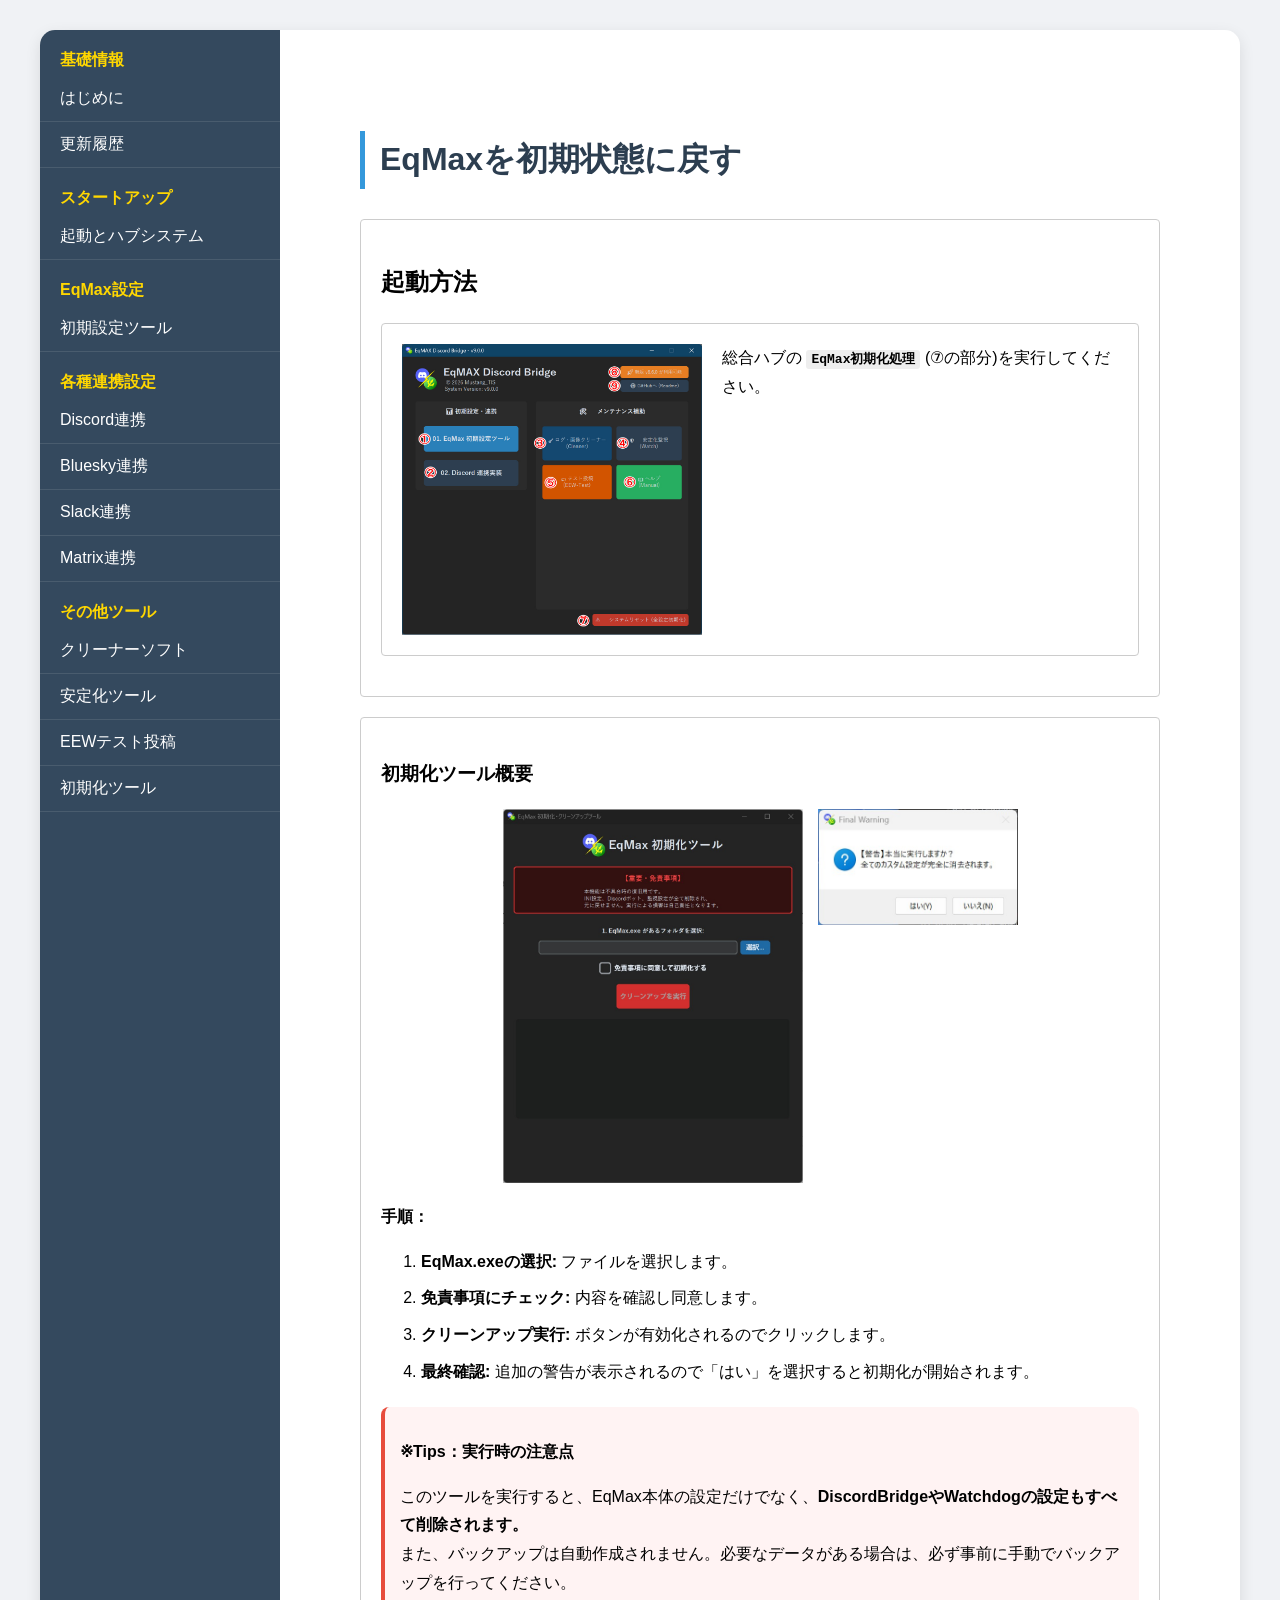
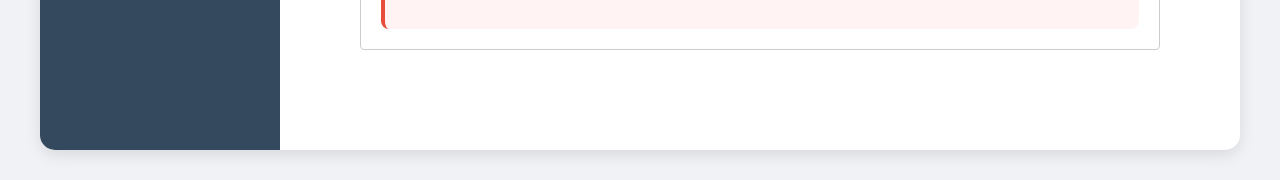
<file: Manual/Reset.html>
<!DOCTYPE html PUBLIC "-//W3C//DTD XHTML 1.0 Transitional//EN" "http://www.w3.org/TR/xhtml1/DTD/xhtml1-transitional.dtd">
<html xmlns="http://www.w3.org/1999/xhtml"><!-- InstanceBegin template="/Templates/main-Template-DWT.dwt" codeOutsideHTMLIsLocked="false" -->
<head>
<meta http-equiv="Content-Type" content="text/html; charset=utf-8" />
<!-- InstanceBeginEditable name="doctitle" -->
<title>その他ツール：初期化ツール</title>
<!-- InstanceEndEditable -->
<link href="style.css" rel="stylesheet" type="text/css" />
<!-- InstanceBeginEditable name="head" -->
<!-- InstanceEndEditable -->
</head>

<body>
<div class="container">
  <div class="sidebar1">
    <div class="sidebar-title">基礎情報</div>
    <ul class="nav">
      <li><a href="Index.html">はじめに</a></li>
      <li><a href="ChangeLog.html">更新履歴</a></li>
    </ul>
    <div class="sidebar-title">スタートアップ</div>
    <ul class="nav">
      <li><a href="HUBSystem.html">起動とハブシステム</a></li>
    </ul>
    <div class="sidebar-title">EqMax設定</div>
    <ul class="nav">
      <li><a href="Initialize.html">初期設定ツール</a></li>
    </ul>
    <div class="sidebar-title">各種連携設定</div>
    <ul class="nav">
      <li><a href="Link-Discord.html">Discord連携</a></li>
      <li><a href="Link-Bluesky.html">Bluesky連携</a><a href="Link-Slack.html">Slack連携</a></li>
      <li><a href="Link-Matrix.html">Matrix連携</a></li>
    </ul>
    <div class="sidebar-title">その他ツール</div>
    <ul class="nav">
      <li><a href="Cleaner.html">クリーナーソフト</a></li>
      <li><a href="Watchdog.html">安定化ツール</a></li>
      <li><a href="EEWTest.html">EEWテスト投稿</a><a href="Reset.html">初期化ツール</a></li>
    </ul>
  </div>
  <div class="content"><!-- InstanceBeginEditable name="main_content" -->
    <div class="content">
      <h1>EqMaxを初期状態に戻す</h1>
      <div class="card">
        <h2>起動方法        </h2>
        <div class="card">
          <div class="flex-container"><img src="image/HUBSystemMain.jpg"  alt="総合ハブ起動状態" width="300" />
          <div class="description">総合ハブの <code><strong>EqMax初期化処理</strong></code> (⑦の部分)を実行してください。</div>
        </div>
    </div>
      </div>
      <div class="card">
        <h3>初期化ツール概要</h3>
        <div style="display: flex; gap: 15px; flex-wrap: wrap; justify-content: center; align-items: flex-start; margin-bottom: 20px;"> <img src="image/Reset1.jpg" alt="ResetMain" width="300" /> <img src="image/Reset2.jpg" alt="ResetCheck" width="200" /> </div>
        <div class="description">
          <p><strong>手順：</strong></p>
          <ol>
            <li><strong>EqMax.exeの選択:</strong> ファイルを選択します。</li>
            <li><strong>免責事項にチェック:</strong> 内容を確認し同意します。</li>
            <li><strong>クリーンアップ実行:</strong> ボタンが有効化されるのでクリックします。</li>
            <li><strong>最終確認:</strong> 追加の警告が表示されるので「はい」を選択すると初期化が開始されます。</li>
          </ol>
        </div>
        <div style="background: #fff3f3; padding: 15px; border-radius: 8px; border-left: 4px solid #e74c3c; margin-top: 20px;">
          <p><strong>※Tips：実行時の注意点</strong></p>
          <p>このツールを実行すると、EqMax本体の設定だけでなく、<strong>DiscordBridgeやWatchdogの設定もすべて削除されます。</strong><br>
            また、バックアップは自動作成されません。必要なデータがある場合は、必ず事前に手動でバックアップを行ってください。</p>
        </div>
      </div>
    </div>
    <!-- InstanceEndEditable --><!-- end .content --></div>
  <!-- end .container --></div>
</body>
<!-- InstanceEnd --></html>
</file>
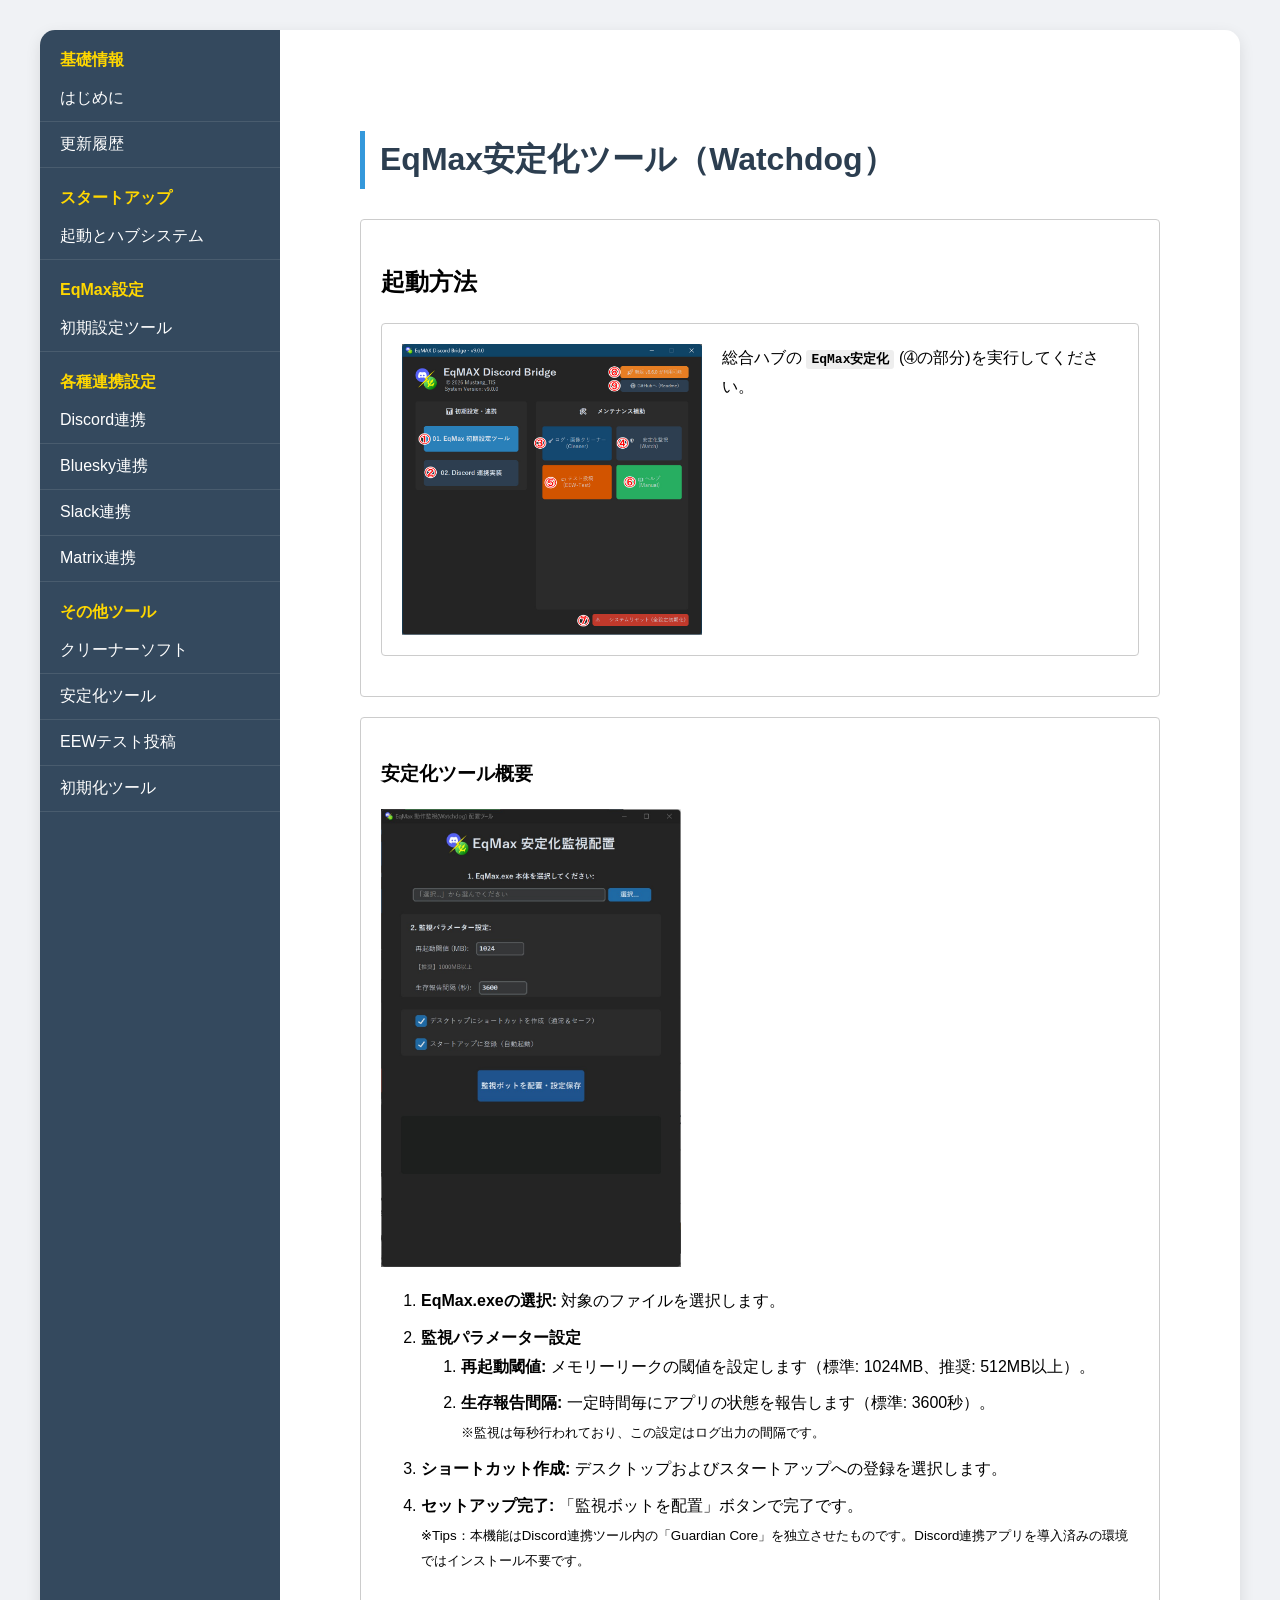
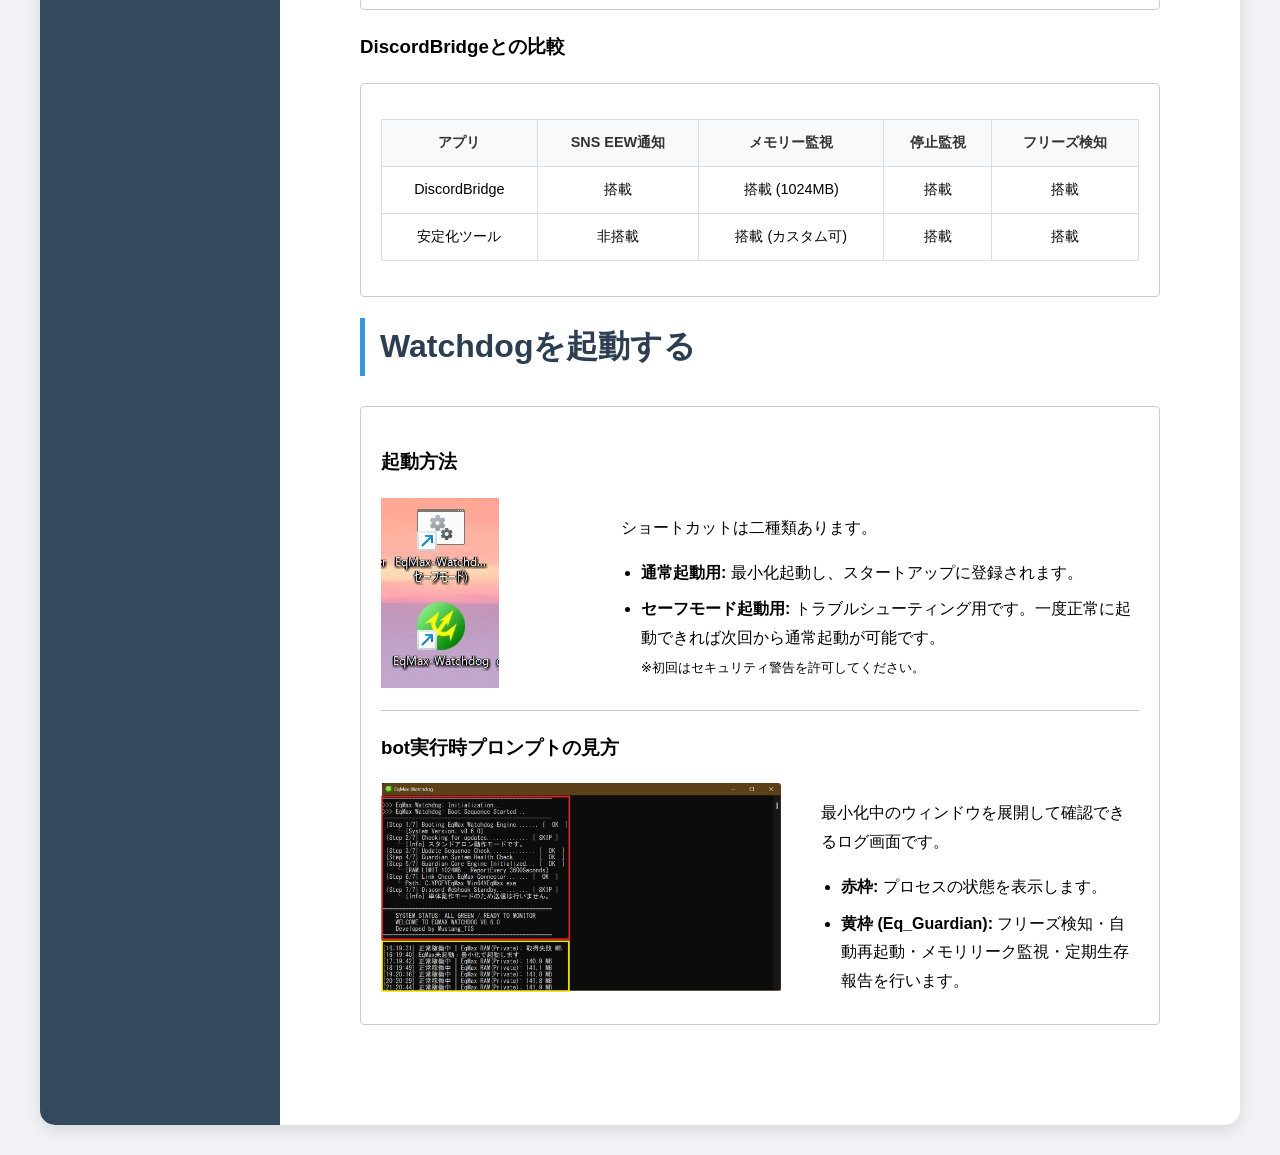
<file: Manual/Watchdog.html>
<!DOCTYPE html PUBLIC "-//W3C//DTD XHTML 1.0 Transitional//EN" "http://www.w3.org/TR/xhtml1/DTD/xhtml1-transitional.dtd">
<html xmlns="http://www.w3.org/1999/xhtml"><!-- InstanceBegin template="/Templates/main-Template-DWT.dwt" codeOutsideHTMLIsLocked="false" -->
<head>
<meta http-equiv="Content-Type" content="text/html; charset=utf-8" />
<!-- InstanceBeginEditable name="doctitle" -->
<title>その他ツール：安定化ツール</title>
<!-- InstanceEndEditable -->
<link href="style.css" rel="stylesheet" type="text/css" />
<!-- InstanceBeginEditable name="head" -->
<!-- InstanceEndEditable -->
</head>

<body>
<div class="container">
  <div class="sidebar1">
    <div class="sidebar-title">基礎情報</div>
    <ul class="nav">
      <li><a href="Index.html">はじめに</a></li>
      <li><a href="ChangeLog.html">更新履歴</a></li>
    </ul>
    <div class="sidebar-title">スタートアップ</div>
    <ul class="nav">
      <li><a href="HUBSystem.html">起動とハブシステム</a></li>
    </ul>
    <div class="sidebar-title">EqMax設定</div>
    <ul class="nav">
      <li><a href="Initialize.html">初期設定ツール</a></li>
    </ul>
    <div class="sidebar-title">各種連携設定</div>
    <ul class="nav">
      <li><a href="Link-Discord.html">Discord連携</a></li>
      <li><a href="Link-Bluesky.html">Bluesky連携</a><a href="Link-Slack.html">Slack連携</a></li>
      <li><a href="Link-Matrix.html">Matrix連携</a></li>
    </ul>
    <div class="sidebar-title">その他ツール</div>
    <ul class="nav">
      <li><a href="Cleaner.html">クリーナーソフト</a></li>
      <li><a href="Watchdog.html">安定化ツール</a></li>
      <li><a href="EEWTest.html">EEWテスト投稿</a><a href="Reset.html">初期化ツール</a></li>
    </ul>
  </div>
  <div class="content"><!-- InstanceBeginEditable name="main_content" -->
    <div class="content">
      <h1>EqMax安定化ツール（Watchdog）</h1>
      <div class="card">
        <h2>起動方法        </h2>
        <div class="card">
          <div class="flex-container"><img src="image/HUBSystemMain.jpg"  alt="総合ハブ起動状態" width="300" />
          <div class="description">総合ハブの <code><strong>EqMax安定化</strong></code> (➃の部分)を実行してください。</div>
        </div>
    </div>
      </div>
      <div class="card">
        <h3>安定化ツール概要</h3>
        <div style="text-align: center; margin-bottom: 20px;"> <img src="image/Watchdog.jpg" alt="Watchdog" width="300" /> </div>
        <div class="description">
          <ol>
            <li><strong>EqMax.exeの選択:</strong> 対象のファイルを選択します。</li>
            <li><strong>監視パラメーター設定</strong>
              <ol>
                <li><strong>再起動閾値:</strong> メモリーリークの閾値を設定します（標準: 1024MB、推奨: 512MB以上）。</li>
                <li><strong>生存報告間隔:</strong> 一定時間毎にアプリの状態を報告します（標準: 3600秒）。<br>
                  <small>※監視は毎秒行われており、この設定はログ出力の間隔です。</small></li>
              </ol>
            </li>
            <li><strong>ショートカット作成:</strong> デスクトップおよびスタートアップへの登録を選択します。</li>
            <li><strong>セットアップ完了:</strong> 「監視ボットを配置」ボタンで完了です。<br>
              <small>※Tips：本機能はDiscord連携ツール内の「Guardian Core」を独立させたものです。Discord連携アプリを導入済みの環境ではインストール不要です。</small></li>
          </ol>
        </div>
      </div>
      <h3>DiscordBridgeとの比較</h3>
      <div class="card">
        <table>
          <tr>
            <th>アプリ</th>
            <th>SNS EEW通知</th>
            <th>メモリー監視</th>
            <th>停止監視</th>
            <th>フリーズ検知</th>
          </tr>
          <tr>
            <td>DiscordBridge</td>
            <td>搭載</td>
            <td>搭載 (1024MB)</td>
            <td>搭載</td>
            <td>搭載</td>
          </tr>
          <tr>
            <td>安定化ツール</td>
            <td>非搭載</td>
            <td>搭載 (カスタム可)</td>
            <td>搭載</td>
            <td>搭載</td>
          </tr>
        </table>
      </div>
      <h1>Watchdogを起動する</h1>
      <div class="card">
        <h3>起動方法</h3>
        <div class="flex-container">
          <div style="flex: 0 0 220px;"> <img src="image/WatchdogIcon.jpg" alt="起動用アイコン" /> </div>
          <div class="description">
            <p>ショートカットは二種類あります。</p>
            <ul>
              <li><strong>通常起動用:</strong> 最小化起動し、スタートアップに登録されます。</li>
              <li><strong>セーフモード起動用:</strong> トラブルシューティング用です。一度正常に起動できれば次回から通常起動が可能です。<br>
                <small>※初回はセキュリティ警告を許可してください。</small></li>
            </ul>
          </div>
        </div>
        <hr style="margin: 20px 0; border: 0; border-top: 1px solid #ccc;">
        <h3>bot実行時プロンプトの見方</h3>
        <div class="flex-container">
          <div style="flex: 0 0 420px;"> <img src="image/WatchdogPrompt.jpg" alt="WatchdogPrompt" width="400" /> </div>
          <div class="description">
            <p>最小化中のウィンドウを展開して確認できるログ画面です。</p>
            <ul>
              <li><strong>赤枠:</strong> プロセスの状態を表示します。</li>
              <li><strong>黄枠 (Eq_Guardian):</strong> フリーズ検知・自動再起動・メモリリーク監視・定期生存報告を行います。</li>
            </ul>
          </div>
        </div>
      </div>
    </div>
    <!-- InstanceEndEditable --><!-- end .content --></div>
  <!-- end .container --></div>
</body>
<!-- InstanceEnd --></html>
</file>
<file: Manual/style.css>
/* --- 1. 基本設定・レイアウト --- */
body {
	font-family: "Meiryo", sans-serif;
	background-color: #f0f2f5;
	margin: 0;
	padding: 30px;
}
.container {
	max-width: 1200px;
	background: #FFF;
	margin: 0 auto;
	display: flex;
	box-shadow: 0 5px 15px rgba(0,0,0,0.1);
	min-height: 80vh;
	border-radius: 15px;
	overflow: hidden;
}
.content {
	padding: 40px;
	flex: 1;
	line-height: 1.8;
}
.text-center {
	text-align: center;
	display: flex;
	flex-direction: column;
	align-items: center;
	margin-bottom: 40px;
}
.card {
	border: 1px solid #ccc;
	padding: 20px;
	background: #fff;
	margin-bottom: 20px;
	border-radius: 4px;
}
.description {
	flex: 1;
}
/* --- 2. Flexboxレイアウト（画像並列） --- */
.flex-container {
	display: flex;
	gap: 20px;
	flex-wrap: wrap;
	align-items: flex-start;
} /* ←ここでちゃんと閉じる */
/* --- 3. 画像の一括設定（全カード共通） --- */
.card img {
	max-width: 100%;       /* これ以上デカくならないガードレールのみ */
	height: auto;
	display: block;
	cursor: pointer;
	transition: transform 0.2s ease-in-out;
}
.card img:hover {
	transform: scale(1.8);
	z-index: 999;
}
/* --- 4. コンポーネント・その他 --- */
table {
	border-collapse: collapse;
	width: 100%;
	margin: 15px 0;
	font-size: 0.9em;
}
table th, table td {
	border: 1px solid #ddd;
	padding: 10px;
	text-align: center;
}
table th {
	background-color: #f8f9fa;
	color: #333;
	font-weight: bold;
}
.card ul {
	margin: 5px 0;
	padding-left: 20px;
}
.card li {
	margin-bottom: 8px;
}
code {
	background: #eee;
	padding: 2px 5px;
	border-radius: 3px;
	font-family: monospace;
}
/* --- 5. サイドバー・見出し --- */
.sidebar1 {
	width: 240px;
	background-color: #34495e;
	color: #fff;
}
.sidebar-title {
	color: #ffd700;
	font-weight: bold;
	padding: 20px 20px 5px 20px;
}
ul.nav {
	list-style: none;
	padding: 0;
	margin: 0;
}
ul.nav li a {
	display: block;
	padding: 12px 20px;
	color: #fff;
	text-decoration: none;
	border-bottom: 1px solid rgba(255,255,255,0.1);
}
ul.nav li a:hover {
	background: #6c84a3;
}
h1 {
	color: #2c3e50;
	border-left: 5px solid #3498db;
	padding-left: 15px;
	margin-bottom: 30px;
}

/* --- 6. レスポンシブ --- */
@media (max-width: 768px) {
.container {
	flex-direction: column;
}
.flex-container {
	flex-direction: column;
}
}
</file>
